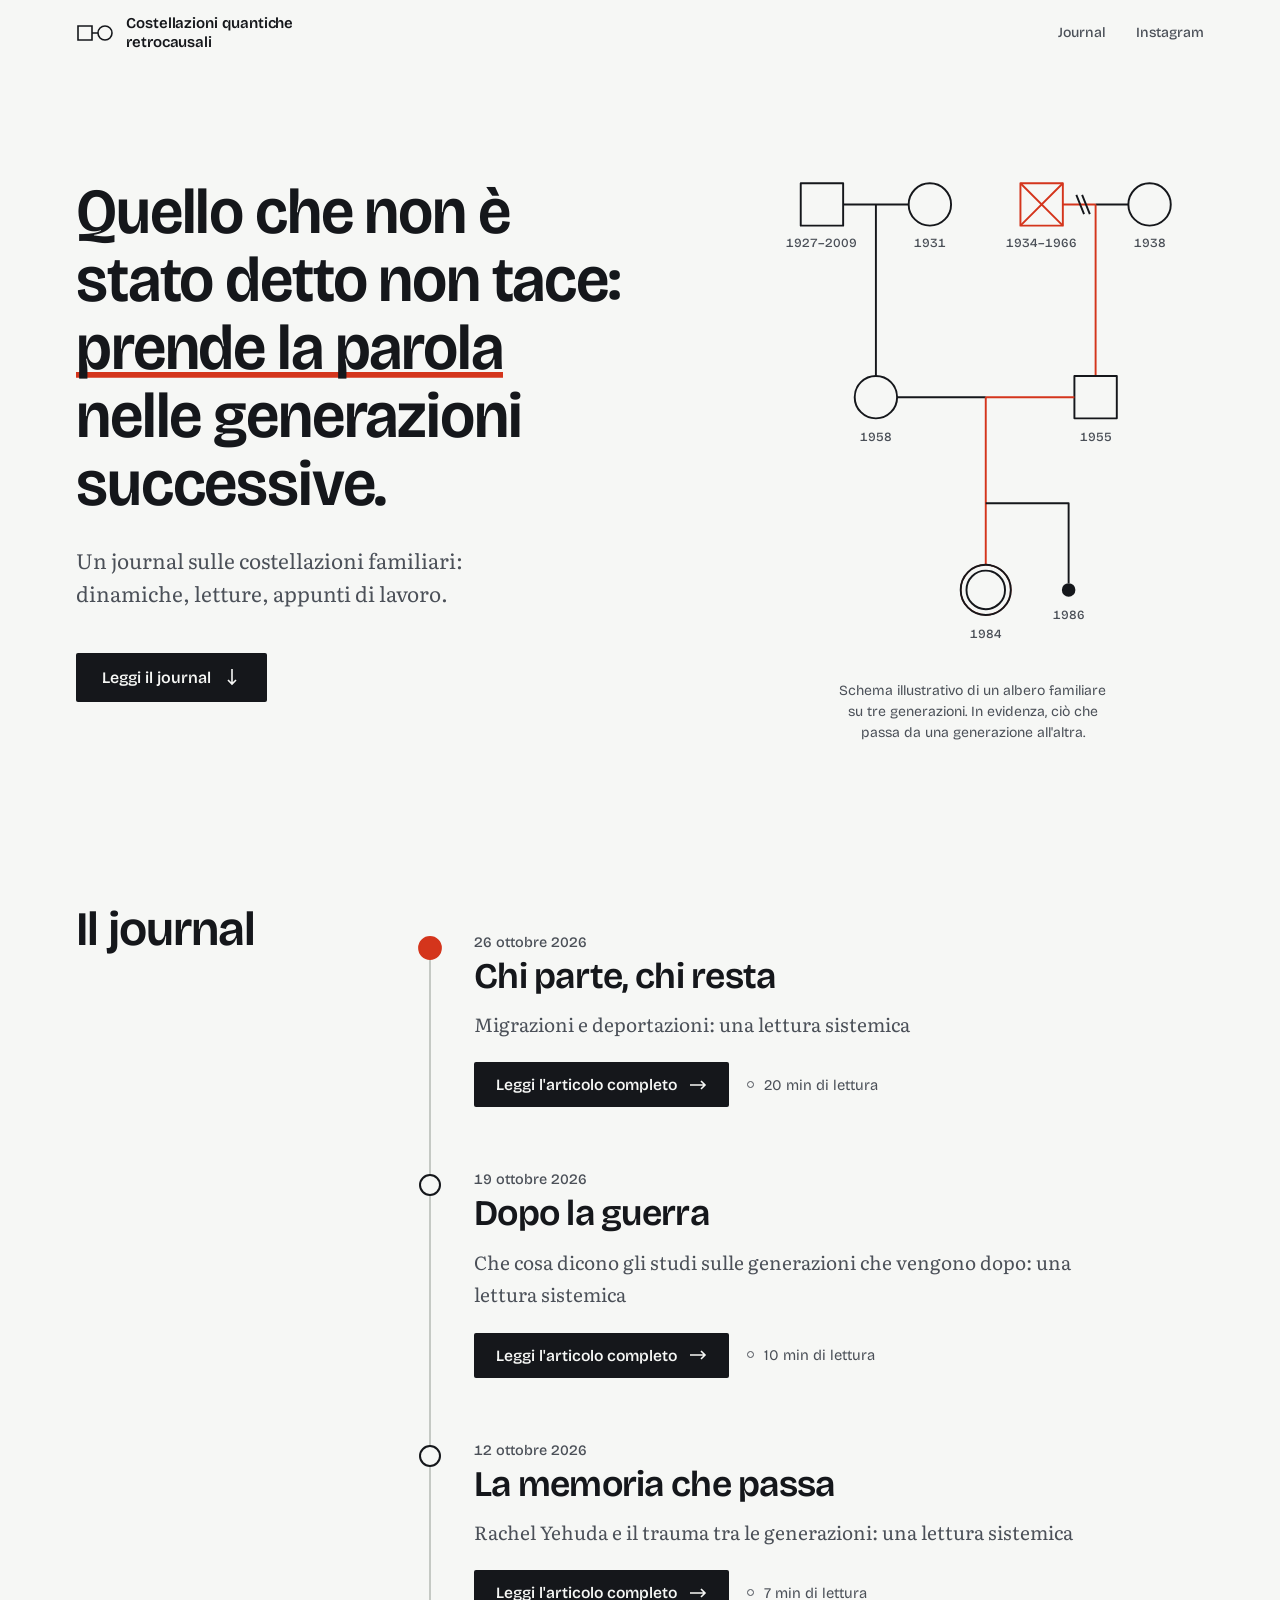
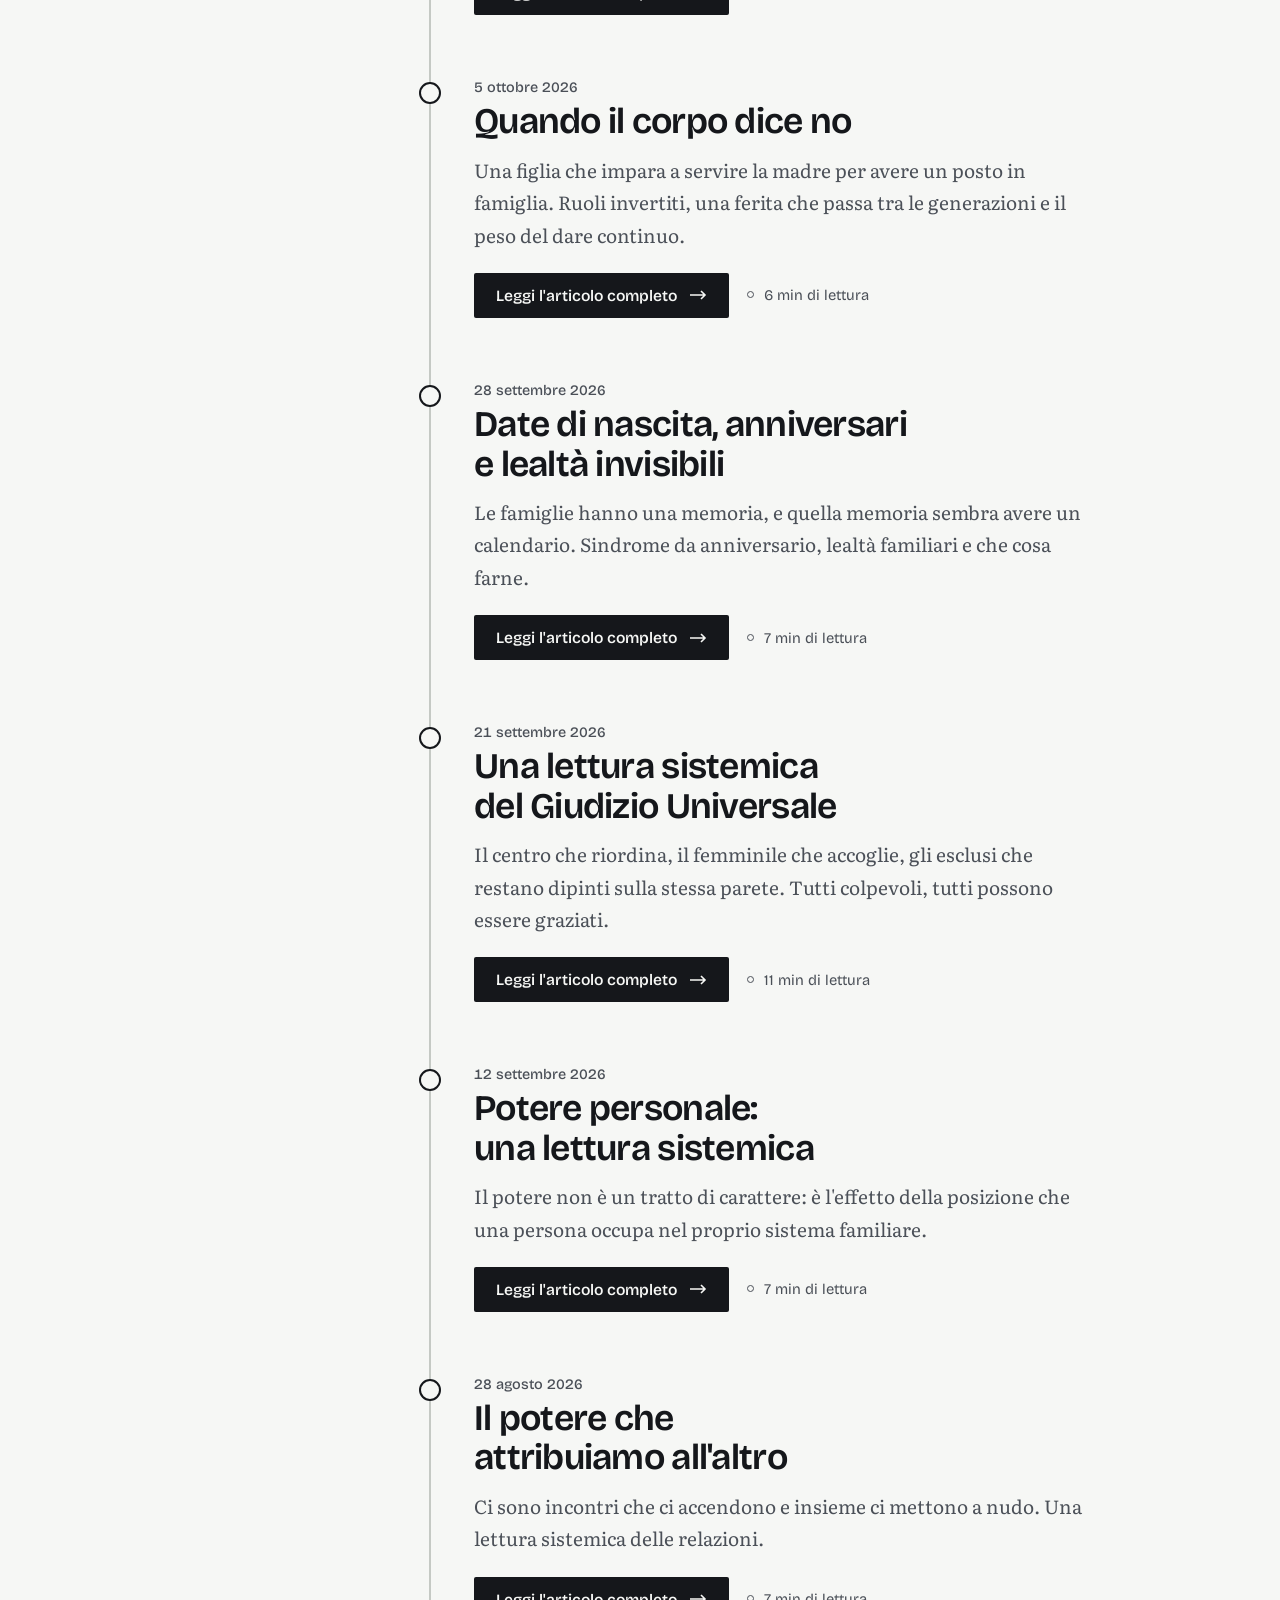
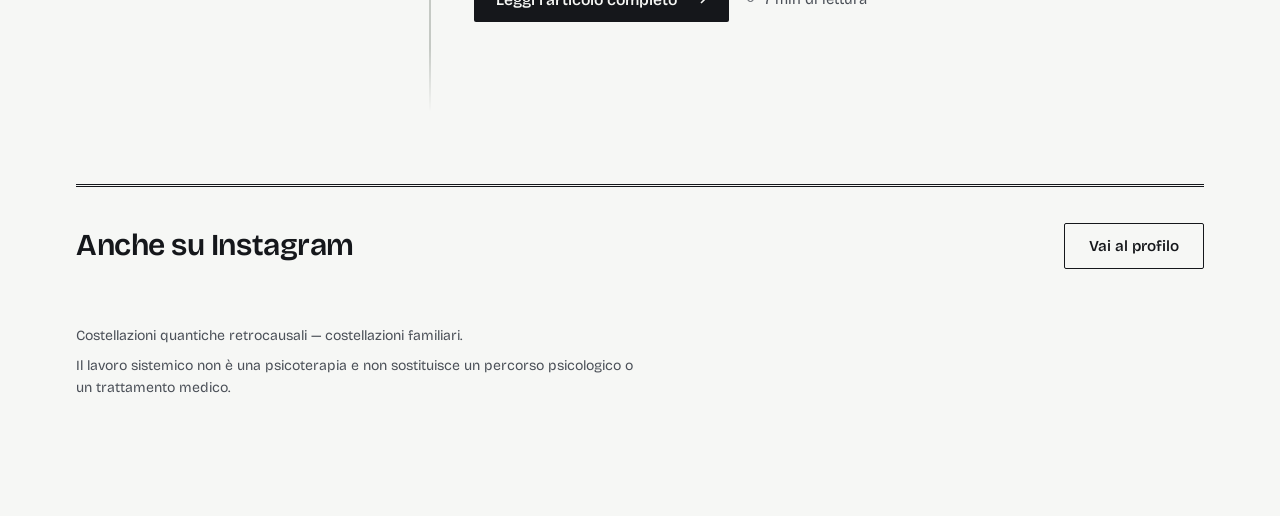
<file: costellazioni/index.html>
<!DOCTYPE html>
<html lang="it" class="no-js" data-palette="originale">
<head>
<meta charset="utf-8">
<meta name="viewport" content="width=device-width, initial-scale=1, viewport-fit=cover">
<title>Costellazioni quantiche retrocausali</title>
<meta name="description" content="Journal sulle costellazioni familiari: dinamiche, letture, appunti di lavoro.">
<meta property="og:title" content="Costellazioni quantiche retrocausali">
<meta property="og:description" content="Journal sulle costellazioni familiari.">
<meta property="og:type" content="website">
<meta name="theme-color" content="#F6F7F5" media="(prefers-color-scheme: light)">
<meta name="theme-color" content="#121417" media="(prefers-color-scheme: dark)">
<link rel="icon" href="data:image/svg+xml,%3Csvg xmlns='http://www.w3.org/2000/svg' viewBox='0 0 32 32'%3E%3Crect width='32' height='32' fill='%2315171B'/%3E%3Ccircle cx='16' cy='16' r='9' fill='none' stroke='%23F6F7F5' stroke-width='2.5'/%3E%3Ccircle cx='16' cy='16' r='3' fill='%23D4351C'/%3E%3C/svg%3E">
<link rel="preconnect" href="https://fonts.googleapis.com">
<link rel="preconnect" href="https://fonts.gstatic.com" crossorigin>
<link href="https://fonts.googleapis.com/css2?family=Bricolage+Grotesque:opsz,wdth,wght@12..96,96,400..660&family=Literata:ital,opsz,wght@0,7..72,400..660;1,7..72,400..500&display=swap" rel="stylesheet">
<style>
/* ───────── palette: cambia data-palette su <html>, oppure apri la pagina con ?palette=nome ───────── */
:root,[data-palette="originale"]{
  --paper:#F6F7F5; --wash:#ECEEEA; --ink:#15171B; --ink-2:#4B5058; --line:#C5C9C4;
  --acc:#D4351C; --acc-ink:#B22812; --on-acc:#FFFFFF;
}
@media (prefers-color-scheme:dark){
  [data-palette="originale"]{--paper:#121417; --wash:#1A1D21; --ink:#ECEDEA; --ink-2:#A5ABB3; --line:#2F3439;
    --acc:#FF5A3C; --acc-ink:#FF7A5F; --on-acc:#121417}
}
[data-palette="indaco"]{--paper:#F3F4F8; --wash:#E7E9F1; --ink:#10142B; --ink-2:#474D66; --line:#C7CADB;
  --acc:#2F3FD0; --acc-ink:#2A37B8; --on-acc:#FFFFFF}
[data-palette="archivio"]{--paper:#ECE8E0; --wash:#E2DDD2; --ink:#23201C; --ink-2:#5A544B; --line:#CFC8BB;
  --acc:#8C2F39; --acc-ink:#7E2731; --on-acc:#FFFFFF}
[data-palette="notturno"]{--paper:#0F1A1F; --wash:#152329; --ink:#E8EEEA; --ink-2:#9FB0AE; --line:#2A3A40;
  --acc:#F2B33D; --acc-ink:#F6C462; --on-acc:#0F1A1F}
[data-palette="rame"]{--paper:#EEF2EE; --wash:#E2E9E3; --ink:#142420; --ink-2:#4A5D57; --line:#C3CFC9;
  --acc:#0F8A6B; --acc-ink:#0B6E55; --on-acc:#FFFFFF}
[data-palette="vinaccia"]{--paper:#F4F1F6; --wash:#EAE4EE; --ink:#1E1626; --ink-2:#5A4E63; --line:#D3CAD9;
  --acc:#B0306A; --acc-ink:#962657; --on-acc:#FFFFFF}

:root{
  --display:"Bricolage Grotesque",system-ui,-apple-system,"Segoe UI",sans-serif;
  --text:"Literata",Georgia,"Times New Roman",serif;
  --out:cubic-bezier(.23,1,.32,1);
  --drawer:cubic-bezier(.32,.72,0,1);
  --gut:clamp(20px,5vw,56px); --max:1240px;
  --rx:20px; --rp:64px;
  color-scheme:light dark;
}
[data-palette="notturno"]{color-scheme:dark}
@media (max-width:759px){
  :root{--rx:17px;--rp:46px}
  .gen::before,.filo{width:3px;margin-left:-1.5px}
  .testo h3::before{width:22px;height:22px;left:calc(var(--rx) - var(--rp) - 11px)}
}
*{box-sizing:border-box}
[hidden]{display:none!important}
html{-webkit-text-size-adjust:100%;scrollbar-color:var(--ink-2) var(--paper)}
body{margin:0;background:var(--paper);color:var(--ink);font-family:var(--text);
  font-size:clamp(1.0625rem,1rem + .3vw,1.1875rem);line-height:1.7;font-optical-sizing:auto;
  -webkit-font-smoothing:antialiased;text-rendering:optimizeLegibility;-webkit-tap-highlight-color:transparent;
  transition:background-color .4s var(--out),color .4s var(--out)}
a{color:inherit}
button{font:inherit;color:inherit}
button,a,[role="button"]{touch-action:manipulation}
button{-webkit-user-select:none;user-select:none;-webkit-touch-callout:none}
::selection{background:var(--acc);color:var(--on-acc)}
:focus-visible{outline:2px solid var(--ink);outline-offset:3px;border-radius:2px}

/* ───────── testata ───────── */
.prog{position:fixed;inset:0 0 auto 0;height:3px;background:var(--acc);z-index:40;pointer-events:none;
  transform-origin:0 50%;transform:scaleX(0);will-change:transform;opacity:0;transition:opacity .3s var(--out)}
.prog.on{opacity:1}
.testata{position:sticky;top:0;z-index:30;background:var(--paper);border-bottom:1px solid transparent;
  transition:border-color .2s var(--out),background-color .4s var(--out)}
.testata.scesa{border-bottom-color:var(--line)}
.bar{max-width:var(--max);margin:0 auto;padding:14px max(var(--gut),env(safe-area-inset-right,0px)) 14px max(var(--gut),env(safe-area-inset-left,0px));display:flex;align-items:center;justify-content:space-between;gap:20px}
.marchio{display:flex;align-items:center;gap:12px;text-decoration:none;font:600 15px/1.25 var(--display);letter-spacing:-.005em;max-width:25ch}
.marchio svg{flex:none;width:38px;height:20px;fill:none;stroke:var(--ink);stroke-width:1.6;overflow:visible}
.marchio .mc{transform-origin:29px 10px;transition:transform .5s var(--out)}
@media (hover:hover) and (pointer:fine){.marchio:hover .mc{transform:rotate(180deg) scale(1.15)}}
.menu{display:flex;gap:clamp(16px,3vw,30px);font:500 14px var(--display)}
.menu a{color:var(--ink-2);padding:6px 0;text-decoration:underline;text-decoration-color:transparent;text-decoration-thickness:2px;
  text-underline-offset:.35em;transition:color .16s var(--out),text-decoration-color .16s var(--out)}
@media (hover:hover) and (pointer:fine){.menu a:hover{color:var(--ink);text-decoration-color:var(--acc)}}
@media (max-width:520px){.marchio{font-size:13.5px;gap:9px;max-width:none}.marchio svg{width:30px;height:16px}.menu{font-size:13px;gap:14px}.bar{gap:12px}}

/* ───────── prima schermata ───────── */
.hero{max-width:var(--max);margin:0 auto;padding:clamp(36px,7vh,88px) var(--gut) clamp(56px,10vh,112px);
  display:grid;grid-template-columns:minmax(0,1.12fr) minmax(0,.88fr);gap:clamp(32px,6vw,88px);align-items:center;min-height:min(86svh,800px)}
.hero h1{margin:0;font:620 clamp(2.1rem,1.25rem + 3.6vw,4rem)/1.06 var(--display);font-stretch:96%;letter-spacing:-.018em;text-wrap:balance}
.w{display:inline-block;overflow:hidden;vertical-align:top;padding:0 .02em .14em;margin:0 -.02em -.14em}
.w>span{display:inline-block}
.js .w>span{animation:sale .95s var(--out) calc(.08s + var(--i)*42ms) backwards}
@keyframes sale{from{transform:translateY(112%)}}
.seg{background:linear-gradient(var(--acc),var(--acc)) 0 88%/0% .09em no-repeat;-webkit-box-decoration-break:clone;box-decoration-break:clone}
.js .seg{animation:sotto 1.1s var(--out) 1.25s forwards}
.no-js .seg{background-size:100% .09em}
@keyframes sotto{to{background-size:100% .09em}}
.hero .sotto{margin:clamp(20px,3vh,30px) 0 0;max-width:34ch;font-size:clamp(1.1rem,1rem + .5vw,1.3rem);line-height:1.55;color:var(--ink-2)}
.js .hero .sotto,.js .hero .btn{animation:entra .9s var(--out) backwards}
.js .hero .sotto{animation-delay:.55s}.js .hero .btn{animation-delay:.7s}
@keyframes entra{from{opacity:0;transform:translateY(14px)}}
.btn{display:inline-flex;align-items:center;gap:12px;margin-top:clamp(28px,5vh,44px);background:var(--ink);color:var(--paper);
  padding:15px 26px;border-radius:2px;text-decoration:none;font:560 1rem var(--display);
  transition:background-color .16s var(--out),transform .16s var(--out)}
.btn svg{width:18px;height:10px;fill:none;stroke:currentColor;stroke-width:1.6;transform:rotate(90deg);animation:bob 2.4s var(--out) 2s infinite}
@keyframes bob{0%,60%,100%{transform:rotate(90deg) translateX(0)}30%{transform:rotate(90deg) translateX(4px)}}
.btn:active{transform:scale(.97)}
@media (hover:hover) and (pointer:fine){.btn:hover{background:var(--acc-ink);color:var(--on-acc)}}

.gen-fig{margin:0;justify-self:end;width:100%;max-width:470px}
.gen-fig svg{display:block;width:100%;height:auto;overflow:visible;transform:translate3d(var(--fx,0),var(--fy,0),0)}
.gen-fig figcaption{margin:22px auto 0;font:400 .875rem/1.5 var(--display);color:var(--ink-2);max-width:40ch;text-align:center;text-wrap:balance}
.js .gen-fig figcaption{animation:entra .9s var(--out) 2.2s backwards}
.s{fill:none;stroke:var(--ink);stroke-width:2;stroke-linejoin:round}
.s.r{stroke:var(--acc)}
.pieno{fill:var(--ink)}
.punto{fill:var(--acc)}
.fermo .alone{animation-play-state:paused}
.alone{fill:none;stroke:var(--acc);stroke-width:1.5;transform-origin:254px 470px;animation:respira 3.2s var(--out) 2.4s infinite backwards}
@keyframes respira{0%{transform:scale(1);opacity:.75}100%{transform:scale(1.9);opacity:0}}
.dt{font:500 13px var(--display);fill:var(--ink-2);text-anchor:middle;font-variant-numeric:tabular-nums}
.dr{animation:disegna .9s var(--out) var(--d,0s) backwards}
.dt,.pieno{animation:appare .6s var(--out) var(--d,0s) backwards}
@keyframes disegna{from{stroke-dasharray:1;stroke-dashoffset:1}to{stroke-dasharray:1;stroke-dashoffset:0}}
@keyframes appare{from{opacity:0}}
@media (max-width:520px){.dt{display:none}}

/* ───────── il journal: elenco come discendenza ───────── */
.journal{max-width:var(--max);margin:0 auto;padding:clamp(36px,7vh,88px) var(--gut) clamp(40px,8vh,96px);
  display:grid;grid-template-columns:minmax(0,.34fr) minmax(0,1fr);gap:clamp(24px,5vw,72px);scroll-margin-top:56px}
.lato{position:sticky;top:92px;align-self:start;max-height:calc(100svh - 112px);overflow:auto;scrollbar-width:thin}
.lato h2{margin:0;font:620 clamp(1.9rem,1.4rem + 2vw,3rem)/1.05 var(--display);letter-spacing:-.02em}
.leggendo{margin-top:34px;padding-top:22px;border-top:3px double var(--ink)}
.js .leggendo{animation:entra .5s var(--out) backwards}
.leggendo .lt,.foglio .lt{margin:0;font:500 .82rem var(--display);color:var(--ink-2)}
.leggendo .lt-t,.foglio .lt-t{margin:4px 0 16px;font:620 1.05rem/1.25 var(--display);text-wrap:balance}
.sez{list-style:none;margin:0;padding:0 0 4px;position:relative}
.sez::before{content:"";position:absolute;left:6.5px;top:12px;bottom:12px;width:1px;background:var(--line)}
.sez a{display:block;position:relative;padding:5px 0 5px 26px;text-decoration:none;font:450 .88rem/1.35 var(--display);color:var(--ink-2);transition:color .16s var(--out)}
.sez a::before{content:"";box-sizing:border-box;position:absolute;left:0;top:.6em;width:14px;height:14px;border-radius:50%;border:1.5px solid var(--ink-2);background:var(--paper);
  transition:background-color .25s var(--out),border-color .25s var(--out),box-shadow .25s var(--out)}
@media (hover:hover) and (pointer:fine){.sez a:hover{color:var(--ink)}}
.sez a.fatto::before{background:var(--ink-2)}
.sez a[aria-current]{color:var(--ink);font-weight:600}
.sez a[aria-current]::before{background:var(--acc);border-color:var(--acc);box-shadow:0 0 0 3px var(--paper),0 0 0 4.5px var(--acc)}
.btn-c{display:inline-flex;align-items:center;gap:10px;margin-top:18px;padding:10px 16px;border:1.5px solid var(--ink);border-radius:2px;background:none;cursor:pointer;
  font:560 .9rem var(--display);transition:background-color .16s var(--out),color .16s var(--out),transform .16s var(--out)}
.btn-c svg{width:10px;height:10px;fill:none;stroke:currentColor;stroke-width:1.6}
.btn-c:active{transform:scale(.97)}
@media (hover:hover) and (pointer:fine){.btn-c:hover{background:var(--ink);color:var(--paper)}}

.gen{list-style:none;margin:0;padding:0 0 56px;position:relative;--p:0}
.gen::before,.filo{content:"";position:absolute;left:var(--rx);top:46px;bottom:0;width:2px;margin-left:-1px;
  -webkit-mask-image:linear-gradient(#000 calc(100% - 64px),transparent);mask-image:linear-gradient(#000 calc(100% - 64px),transparent)}
.gen::before{background:var(--line)}
.filo{display:block;background:var(--acc);transform-origin:50% 0;transform:scaleY(0);will-change:transform;pointer-events:none}
.voce{position:relative;scroll-margin-top:72px}
.js .voce{opacity:0;transform:translateY(28px);transition:opacity .8s var(--out),transform .9s var(--out)}
.js .voce.visto{opacity:1;transform:none}
.apri{display:block;padding:30px 0 34px var(--rp);position:relative}
.nodo{position:absolute;left:calc(var(--rx) - 11px);top:33px;width:22px;height:22px;border-radius:50%;
  border:2px solid var(--ink);background:var(--paper);z-index:1;
  transition:box-shadow .3s var(--out),background-color .3s var(--out),border-color .3s var(--out),transform .45s cubic-bezier(.34,1.56,.64,1)}
.voce.acceso .nodo{border-color:var(--acc);background:var(--acc);transform:scale(1.08)}
.voce.aperta .nodo{background:var(--paper);border-color:var(--acc);box-shadow:0 0 0 3px var(--paper),0 0 0 5px var(--acc)}
.voce time{font:500 .9rem var(--display);color:var(--ink-2);font-variant-numeric:tabular-nums;display:block}
.apri h3{margin:6px 0 12px;font:620 clamp(1.5rem,1.15rem + 1.5vw,2.25rem)/1.1 var(--display);letter-spacing:-.02em;text-wrap:balance;max-width:22ch;
  }
.estratto{margin:0;color:var(--ink-2);max-width:56ch}
.voce.aperta .estratto{font-style:italic}
.azioni{display:flex;flex-wrap:wrap;align-items:center;gap:10px 18px;margin-top:22px}
.no-js .leggi{display:none}
.leggi{display:inline-flex;align-items:center;gap:12px;padding:13px 22px;border:0;border-radius:2px;background:var(--ink);color:var(--paper);cursor:pointer;
  font:560 .98rem var(--display);transition:background-color .16s var(--out),color .16s var(--out),transform .16s var(--out)}
.leggi svg{width:18px;height:10px;fill:none;stroke:currentColor;stroke-width:1.6;transition:transform .35s var(--out)}
.leggi:active{transform:scale(.97)}
.voce.aperta .leggi{background:none;color:var(--ink);box-shadow:inset 0 0 0 1.5px var(--ink)}
.voce.aperta .leggi svg{transform:rotate(-90deg)}
.azioni .tempo{font:400 .92rem var(--display);color:var(--ink-2)}
.azioni .tempo:not(:empty)::before{content:"";display:inline-block;width:5px;height:5px;border:1.2px solid currentColor;border-radius:50%;margin:0 10px 2px 0}
@media (hover:hover) and (pointer:fine){
  .voce:not(.aperta) .leggi:hover{background:var(--acc-ink);color:var(--on-acc)}
  .voce:not(.aperta) .leggi:hover svg{transform:translateX(5px)}
  .voce.aperta .leggi:hover{background:var(--ink);color:var(--paper)}
  .voce:not(.aperta):hover .nodo{box-shadow:0 0 0 3px var(--paper),0 0 0 5px var(--ink)}
}

/* corpo dell'articolo: si apre nel posto in cui si trova */
.js .corpo{display:grid;grid-template-rows:0fr;transition:grid-template-rows .8s var(--drawer)}
.js .voce.aperta .corpo{grid-template-rows:1fr}
.corpo.subito{transition:none!important}
.corpo-in{min-height:0;overflow:hidden}
.pad{padding:0 0 clamp(36px,7vh,72px) var(--rp)}
.testo{max-width:66ch}
.js .testo>*{opacity:0;transform:translateY(16px);transition:opacity .25s var(--out),transform .25s var(--out)}
.js .aperta .testo>*{opacity:1;transform:none;transition:opacity .7s var(--out),transform .8s var(--out);transition-delay:.5s}
.js .aperta .testo>:nth-child(1){transition-delay:.18s}.js .aperta .testo>:nth-child(2){transition-delay:.24s}
.js .aperta .testo>:nth-child(3){transition-delay:.3s}.js .aperta .testo>:nth-child(4){transition-delay:.36s}
.js .aperta .testo>:nth-child(5){transition-delay:.42s}
.testo p{margin:0 0 1.15em}
.testo>:nth-child(n+10):not(h3){content-visibility:auto;contain-intrinsic-size:auto 180px}
.testo h3{position:relative;margin:2.5em 0 .7em;font:620 clamp(1.4rem,1.15rem + 1vw,1.85rem)/1.15 var(--display);letter-spacing:-.018em;text-wrap:balance;scroll-margin-top:92px}
.testo h3::before{content:"";box-sizing:border-box;position:absolute;left:calc(var(--rx) - var(--rp) - 10px);top:.32em;width:20px;height:20px;border-radius:50%;
  border:2px solid var(--ink);background:var(--paper);
  transition:background-color .35s var(--out),border-color .35s var(--out),transform .5s cubic-bezier(.34,1.56,.64,1)}
.testo h3.passato::before{background:var(--acc);border-color:var(--acc);transform:scale(1.12)}
.testo strong{font-weight:660}
.testo ul{list-style:none;margin:0 0 1.4em;padding:0}
.testo li{position:relative;padding-left:1.8em;margin:0 0 .6em}
.testo li::before{content:"";position:absolute;left:.15em;top:.66em;width:.6em;height:.6em;border:1.5px solid var(--ink);border-radius:50%}
.testo .citazione{margin:1.6em 0;padding-left:1.1em;border-left:1px solid var(--ink);font-style:italic;font-size:1.14em;line-height:1.55}
.testo .nota{font-size:.92em;line-height:1.6;color:var(--ink-2);margin-top:1.2em}
.testo .nota:last-child,.testo .nota.fine{margin-top:3em;padding-top:1.4em;border-top:3px double var(--ink)}
.testo .fonti li{font-size:.86em;line-height:1.55;color:var(--ink-2);margin-bottom:.7em}
.fine-art{display:flex;flex-wrap:wrap;gap:12px 24px;align-items:center;margin-top:28px}

/* telefono: barra della sezione corrente e pannello delle sezioni */
.pill{position:fixed;left:12px;right:12px;bottom:calc(12px + env(safe-area-inset-bottom,0px));z-index:35;display:none;
  align-items:center;gap:12px;padding:12px 16px 14px;border:0;border-radius:14px;background:var(--ink);color:var(--paper);cursor:pointer;text-align:left;
  box-shadow:0 10px 30px rgba(0,0,0,.22);transform:translateY(160%);transition:transform .45s var(--drawer)}
.pill.su{transform:none}
.pill:active{transform:scale(.98)}
.pill-t{flex:1;min-width:0}
.pill-l{display:block;font:500 .75rem var(--display);opacity:.7}
.pill-s{display:block;font:600 .95rem/1.25 var(--display);white-space:nowrap;overflow:hidden;text-overflow:ellipsis}
.pill-pr{position:absolute;left:16px;right:16px;bottom:7px;height:2px;border-radius:2px;background:rgba(127,127,127,.35);overflow:hidden}
.pill-pr i{display:block;height:100%;background:var(--acc);transform-origin:0 50%;transform:scaleX(0)}
.pill svg{flex:none;width:14px;height:9px;fill:none;stroke:currentColor;stroke-width:1.6}
.velo-f{position:fixed;inset:0;z-index:44;background:rgba(0,0,0,.38);opacity:0;transition:opacity .3s var(--out)}
.velo-f.su{opacity:1}
.foglio{position:fixed;left:0;right:0;bottom:0;z-index:45;max-height:78svh;overflow:auto;overscroll-behavior:contain;
  background:var(--paper);border-radius:18px 18px 0 0;padding:10px 22px calc(24px + env(safe-area-inset-bottom,0px));
  box-shadow:0 -12px 40px rgba(0,0,0,.2);transform:translateY(100%);transition:transform .45s var(--drawer)}
.foglio.su{transform:none}
.foglio .maniglia{display:block;width:40px;height:4px;border-radius:4px;background:var(--line);margin:0 auto 16px}
.foglio .sez a{font-size:1rem;padding:9px 0 9px 30px}
.foglio .sez a::before{top:.85em;width:16px;height:16px}
.foglio .sez::before{left:7.5px}
@media (max-width:759px){.js .pill{display:flex}}

/* ───────── coda e piede ───────── */
.coda{max-width:var(--max);margin:0 auto;padding:0 var(--gut);scroll-margin-top:56px}
.coda-in{border-top:3px double var(--ink);padding:36px 0 56px;display:flex;justify-content:space-between;align-items:center;gap:20px 32px;flex-wrap:wrap}
.coda h2{margin:0;font:620 clamp(1.4rem,1.2rem + 1vw,1.9rem)/1.15 var(--display);letter-spacing:-.015em}
.btn-o{display:inline-block;padding:13px 24px;border:1.5px solid var(--ink);border-radius:2px;text-decoration:none;font:560 .95rem var(--display);
  transition:background-color .16s var(--out),color .16s var(--out),transform .16s var(--out)}
.btn-o:active{transform:scale(.97)}
@media (hover:hover) and (pointer:fine){.btn-o:hover{background:var(--ink);color:var(--paper)}}
.piede{max-width:var(--max);margin:0 auto;padding:0 var(--gut) clamp(72px,12vh,112px);font:400 .875rem/1.6 var(--display);color:var(--ink-2)}
.piede p{margin:0 0 8px;max-width:62ch}

@media (max-width:999px),(pointer:coarse){
  .js .corpo{display:block;transition:none}
  .js .voce:not(.aperta) .corpo{display:none}
  .js .testo>*,.js .aperta .testo>*{opacity:1;transform:none;transition:none}
  .js .aperta .testo>:nth-child(-n+6){animation:entra .7s var(--out) backwards}
  .js .aperta .testo>:nth-child(2){animation-delay:.07s}.js .aperta .testo>:nth-child(3){animation-delay:.14s}
  .js .aperta .testo>:nth-child(4){animation-delay:.21s}.js .aperta .testo>:nth-child(5){animation-delay:.28s}
  .js .aperta .testo>:nth-child(6){animation-delay:.35s}
}
@media (min-width:760px) and (max-width:999px){
  .journal{grid-template-columns:minmax(200px,.36fr) minmax(0,1fr);gap:32px}
  .lato h2{font-size:2rem}
}
@media (max-width:759px){
  .journal{grid-template-columns:minmax(0,1fr)}
  .lato{position:static;max-height:none;overflow:visible}
  .leggendo{display:none}
}
@media (max-width:899px){
  .hero{grid-template-columns:minmax(0,1fr);min-height:0}
  .gen-fig{justify-self:start;max-width:420px}
}
@media (prefers-reduced-motion:reduce){
  *,*::before,*::after{animation:none!important;transition-duration:.01ms!important;transition-delay:0s!important}
  .js .voce{opacity:1;transform:none}
  .seg{background-size:100% .09em}
}
</style>
</head>
<body>
<div class="prog" id="prog" aria-hidden="true"></div>

<header class="testata" id="testata">
  <div class="bar">
    <a class="marchio" href="#">
      <svg viewBox="0 0 38 20" aria-hidden="true"><path d="M2 3h14v14H2zM16 10h6"/><path class="mc" d="M22 10a7 7 0 1 0 14 0a7 7 0 1 0-14 0"/></svg>
      <span>Costellazioni quantiche retrocausali</span>
    </a>
    <nav class="menu" aria-label="Principale"><a href="#journal">Journal</a><a href="#instagram">Instagram</a></nav>
  </div>
</header>

<main>
<section class="hero">
  <div>
    <h1 id="titolo">Quello che non è stato detto non tace: <span class="seg">prende la parola</span> nelle generazioni successive.</h1>
    <p class="sotto">Un journal sulle costellazioni familiari: dinamiche, letture, appunti di lavoro.</p>
    <a class="btn" href="#journal"><span>Leggi il journal</span><svg viewBox="0 0 18 10" aria-hidden="true"><path d="M1 5h15M12 1l4 4-4 4"/></svg></a>
  </div>

  <figure class="gen-fig" id="fig">
    <svg viewBox="0 0 480 540" aria-hidden="true">
      <path class="s dr" pathLength="1" style="--d:.05s" d="M62 48H106V92H62Z"/>
      <path class="s dr" pathLength="1" style="--d:.15s" d="M174 70a22 22 0 1 0 44 0a22 22 0 1 0-44 0"/>
      <path class="s dr" pathLength="1" style="--d:.3s" d="M106 70H174"/>
      <path class="s dr r" pathLength="1" style="--d:.2s" d="M290 48H334V92H290Z"/>
      <path class="s dr r" pathLength="1" style="--d:.45s" d="M290 48L334 92M334 48L290 92"/>
      <path class="s dr" pathLength="1" style="--d:.3s" d="M402 70a22 22 0 1 0 44 0a22 22 0 1 0-44 0"/>
      <path class="s dr r" pathLength="1" style="--d:.6s" d="M334 70H368"/>
      <path class="s dr" pathLength="1" style="--d:.7s" d="M368 70H402"/>
      <path class="s dr" pathLength="1" style="--d:.85s" d="M348 60L356 80M354 60L362 80"/>
      <path class="s dr" pathLength="1" style="--d:.5s" d="M140 70V248"/>
      <path class="s dr r" pathLength="1" style="--d:.95s" d="M368 70V248"/>
      <path class="s dr" pathLength="1" style="--d:.9s" d="M118 270a22 22 0 1 0 44 0a22 22 0 1 0-44 0"/>
      <path class="s dr" pathLength="1" style="--d:1.1s" d="M346 248H390V292H346Z"/>
      <path class="s dr" pathLength="1" style="--d:1.1s" d="M162 270H254"/>
      <path class="s dr r" pathLength="1" style="--d:1.3s" d="M346 270H254"/>
      <path class="s dr r" pathLength="1" style="--d:1.55s" d="M254 270V444"/>
      <circle class="alone" cx="254" cy="470" r="26"/>
      <path class="s dr" pathLength="1" style="--d:1.8s" d="M234 470a20 20 0 1 0 40 0a20 20 0 1 0-40 0"/>
      <path class="s dr" pathLength="1" style="--d:1.9s" d="M228 470a26 26 0 1 0 52 0a26 26 0 1 0-52 0"/>
      <path class="s dr" pathLength="1" style="--d:1.9s" d="M254 380H340V463"/>
      <circle class="pieno" style="--d:2.1s" cx="340" cy="470" r="7"/>
      <circle class="punto" id="punto" r="5" opacity="0">
        <animateMotion id="viaggio" dur="4.6s" begin="2.4s;viaggio.end+1.6s" path="M312 70H368V270H254V444" calcMode="spline" keyPoints="0;1" keyTimes="0;1" keySplines=".45 0 .25 1"/>
        <animate attributeName="opacity" dur="4.6s" begin="2.4s;viaggio.end+1.6s" values="0;1;1;0" keyTimes="0;.08;.85;1"/>
      </circle>
      <text class="dt" style="--d:.5s" x="84" y="114">1927–2009</text>
      <text class="dt" style="--d:.55s" x="196" y="114">1931</text>
      <text class="dt" style="--d:.6s" x="312" y="114">1934–1966</text>
      <text class="dt" style="--d:.65s" x="424" y="114">1938</text>
      <text class="dt" style="--d:1.2s" x="140" y="316">1958</text>
      <text class="dt" style="--d:1.25s" x="368" y="316">1955</text>
      <text class="dt" style="--d:2.1s" x="254" y="520">1984</text>
      <text class="dt" style="--d:2.2s" x="340" y="500">1986</text>
    </svg>
    <figcaption>Schema illustrativo di un albero familiare su tre generazioni. In evidenza, ciò che passa da una generazione all&#x27;altra.</figcaption>
  </figure>
</section>

<section class="journal" id="journal">
  <div class="lato">
    <h2>Il journal</h2>
    <div class="leggendo" id="leggendo" hidden></div>
  </div>
  <ol class="gen" role="list">
    <li class="filo" aria-hidden="true"></li>
    <li class="voce" id="chi-parte-chi-resta">
      <div class="apri" data-slug="chi-parte-chi-resta">
        <span class="nodo" aria-hidden="true"></span>
        <time datetime="2026-10-26">26 ottobre 2026</time>
        <h3>Chi parte, chi resta</h3>
        <p class="estratto">Migrazioni e deportazioni: una lettura sistemica</p>
        <div class="azioni"><button class="leggi" type="button" aria-expanded="false" aria-controls="c-chi-parte-chi-resta"><span class="vai-t">Leggi l&#x27;articolo completo</span><svg viewBox="0 0 18 10" aria-hidden="true"><path d="M1 5h15M12 1l4 4-4 4"/></svg></button><span class="tempo"></span></div>
      </div>
      <div class="corpo" id="c-chi-parte-chi-resta"><div class="corpo-in"><div class="pad">
       <div class="testo">
      <p>Immaginiamo un villaggio della Moldavia, una domenica sera. Un bambino di nove anni aspetta davanti al telefono la videochiamata della madre. La madre vive in Italia da sei anni e si prende cura di un'anziana signora che non può più stare da sola. Il bambino vive con la nonna, va bene a scuola, non si lamenta. Quando la chiamata finisce, appoggia il telefono sul tavolo e va a dormire senza dire niente.</p>
      <p>Anche l'anziana signora di cui la madre si prende cura ha una storia simile, solo più vecchia. Suo padre partì negli anni Cinquanta per le miniere del Belgio. Lei lo vedeva un mese all'anno, d'estate. Lui tornò dopo dodici anni, con i polmoni rovinati e una casa costruita al paese mattone su mattone, e si sedette a tavola come un ospite.</p>
      <p>Due famiglie, due Paesi, settant'anni di distanza. E la stessa domanda: che cosa succede a chi parte, a chi resta, e a chi viene dopo?</p>
      <p>Nell'articolo <em>Dopo la guerra</em> abbiamo visto come un evento storico possa continuare a parlare nelle generazioni successive. Le migrazioni, e ancora di più le deportazioni, sono eventi di questo tipo: grandi movimenti della storia che passano attraverso le cucine, le tavole apparecchiate, i letti dei bambini.</p>
      <h3>Due parole da distinguere</h3>
      <p><strong>Migrazione</strong> indica in generale lo spostamento di persone da un luogo a un altro. <strong>Deportazione</strong> indica un allontanamento forzato, spesso con violenza o costrizione.</p>
      <p>Usarle come sinonimi rischia di cancellare una differenza importante: quella tra chi sceglie di partire, anche quando la scelta è stretta, e chi viene espulso. Tra i due estremi c'è tutta una gamma di situazioni: chi parte per lavoro, chi per raggiungere la famiglia, chi fugge da una guerra o da una persecuzione, chi lascia una terra resa invivibile dalla siccità. Più ci si avvicina alla costrizione, meno la partenza appartiene a chi la vive.</p>
      <p>In italiano la parola <em>deportazione</em> evoca subito i treni diretti ai campi di sterminio. In questo articolo la uso in un senso più ampio, che comprende le deportazioni della storia e le espulsioni forzate di oggi: ogni volta che una persona viene allontanata contro la sua volontà dal luogo in cui viveva.</p>
      <h3>Il principio sistemico</h3>
      <p>La terapeuta familiare Virginia Satir paragonava la famiglia a una di quelle giostrine che si appendono sopra le culle: basta toccare un elemento perché tutti gli altri si muovano, e per ritrovare l'equilibrio serve tempo.</p>
      <p>Una lettura sistemica guarda le migrazioni allo stesso modo. Non come "flussi" da contare, ma come movimenti che riequilibrano, o squilibrano, interi sistemi di relazioni: famiglie, comunità, economie, Stati, generazioni. Quello che accade a una persona cambia la posizione di tutte le altre. Chi parte lascia un posto vuoto. Chi arriva occupa uno spazio che prima non c'era. Chi resta deve riorganizzarsi intorno a un'assenza.</p>
      <p>Gli effetti non dipendono soltanto da quante persone si spostano, ma da chi sono: l'età, il genere, il mestiere, il motivo della partenza, il modo in cui vengono accolte. Partire a vent'anni con un contratto in tasca non è come partire a quaranta lasciando a casa tre figli.</p>
      <p>La deportazione, in particolare, non "chiude" un problema. Lo sposta. Sposta il dolore, la responsabilità e la mancanza in un altro punto del sistema, dove continuano ad agire.</p>
      <h3>Le tappe di una migrazione</h3>
      <p>Uno dei primi a guardare le migrazioni con gli occhi della terapia familiare è stato lo psichiatra argentino Carlos Sluzki. In un articolo del 1979, diventato un classico, descrisse il percorso di una famiglia che emigra come una sequenza di fasi.</p>
      <p>C'è la <strong>preparazione</strong>, il tempo delle decisioni, delle speranze e dei timori. C'è l'<strong>atto migratorio</strong>, il viaggio vero e proprio. Poi viene una fase che Sluzki chiamò di <strong>sovracompensazione</strong>: nei primi mesi la famiglia è tutta concentrata sulla sopravvivenza. Si lavora, ci si arrangia, si stringono i denti. I conflitti vengono messi da parte, le emozioni rimandate. Funziona, ma è un equilibrio provvisorio.</p>
      <p>Prima o poi, spesso dopo mesi o anni, arriva la <strong>decompensazione</strong>: quello che era stato messo da parte torna a galla. Crisi di coppia, sintomi, scontri tra genitori e figli. È il momento in cui molte famiglie chiedono aiuto, senza capire perché stiano male proprio adesso, quando il peggio sembrava passato.</p>
      <p>L'ultima fase riguarda le <strong>generazioni successive</strong>: ciò che la prima generazione non ha potuto elaborare passa ai figli, sotto forma di conflitti tra i valori di casa e quelli di fuori, di silenzi, di aspettative.</p>
      <p>È un'osservazione preziosa, perché spiega una cosa che sorprende molti: il prezzo di una migrazione non si paga solo alla partenza. Spesso si paga dopo.</p>
      <h3>Chi resta</h3>
      <p>Quando qualcuno parte, la famiglia non perde soltanto una persona. Perde una <strong>funzione</strong>: la cura dei figli o dei genitori anziani, la protezione, il sostegno economico, la mediazione negli affetti. Quella funzione non resta vuota a lungo. Qualcuno la prende: la nonna diventa madre, il figlio maggiore diventa padre, una figlia diventa la confidente del genitore rimasto. È la <strong>parentificazione</strong> di cui abbiamo parlato in altri articoli: bambini che occupano posti più grandi di loro, per amore e per necessità.</p>
      <p>La storia italiana conosce bene queste famiglie. Dal 1876, anno in cui lo Stato cominciò a contarli, in un secolo sono partiti dall'Italia circa ventisei milioni di emigranti, in gran parte uomini in età da lavoro. Nei paesi del Sud e delle montagne restavano le <strong>vedove bianche</strong>: mogli che per anni non erano né sposate né vedove, che crescevano i figli da sole, mandavano avanti la terra, aspettavano lettere e rimesse. Alcuni mariti tornavano. Altri si rifacevano una famiglia oltreoceano e non tornavano più.</p>
      <p>Oggi la stessa storia si ripete in direzione opposta. In Romania, in Moldavia, in Ucraina sono stati chiamati <strong>orfani bianchi</strong> i bambini cresciuti dai nonni o dai parenti mentre la madre lavorava all'estero, molto spesso in Italia, come assistente familiare. Nel 2005 due psichiatri ucraini, Andriy Kiselyov e Anatoliy Faifrych, coniarono l'espressione <strong>sindrome Italia</strong> per descrivere il malessere delle donne che rientravano a casa dopo anni di lavoro nelle nostre famiglie: la lontananza dai figli, la perdita del proprio ruolo, il senso di estraneità al ritorno. Col tempo l'espressione è stata usata anche per i figli rimasti a casa.</p>
      <p>La sociologa americana Arlie Hochschild ha descritto questo fenomeno come una <strong>catena globale della cura</strong>. Una donna lascia i propri figli per occuparsi dei figli o dei genitori di un'altra famiglia, in un Paese più ricco. A casa sua, un'altra donna (una nonna, una sorella, una figlia più grande) si occupa dei bambini che lei ha lasciato. La cura scorre lungo la catena, e in fondo alla catena c'è sempre qualcuno che ne riceve di meno.</p>
      <p>In termini sistemici è un'immagine molto chiara: l'amore e la cura non spariscono, si spostano. E ogni spostamento lascia un vuoto da qualche parte.</p>
      <p>Per i figli, la lontananza di un genitore può portare sentimenti difficili da tenere insieme: l'abbandono, la vergogna, la gratitudine per un sacrificio fatto per loro, e una rabbia che non si può esprimere proprio perché quel sacrificio è stato fatto per loro.</p>
      <h3>Un lutto senza funerale</h3>
      <p>Chi resta vive spesso una forma particolare di lutto. La persona amata non è morta: è altrove. Si può telefonare, aspettare, sperare in un ritorno. Ma la sua presenza quotidiana è perduta.</p>
      <p>La psicologa e terapeuta familiare americana Pauline Boss ha chiamato questa esperienza <strong>perdita ambigua</strong>: la situazione in cui una persona è fisicamente assente ma psicologicamente presente. È la condizione delle famiglie dei dispersi, dei rapiti, degli emigrati. La perdita ambigua non ha un rito: non c'è un funerale, non c'è un momento in cui il dolore viene riconosciuto da tutti, non c'è una fine. Il lutto resta sospeso. La famiglia non sa se aspettare o andare avanti, e spesso resta ferma a metà.</p>
      <p>Nella deportazione il lutto è doppio. La persona espulsa perde la vita che aveva costruito: la casa, il lavoro, gli amici, a volte i figli. Chi resta perde la sua presenza quotidiana, senza una morte simbolica con cui elaborare la perdita.</p>
      <p>Anche chi parte per scelta vive un lutto. Lo psichiatra spagnolo Joseba Achotegui ha parlato di <strong>lutto migratorio</strong> e ne ha individuato sette dimensioni: la famiglia e le persone care, la lingua, la cultura, la terra, lo status sociale, il contatto con il proprio gruppo, i rischi per l'incolumità fisica. Secondo Achotegui è un lutto parziale e ricorrente: il Paese d'origine continua a esistere, ci si può tornare, e proprio per questo la ferita si riapre a ogni partenza, a ogni telefonata, a ogni notizia da casa. Può accompagnare una persona per tutta la vita.</p>
      <p>Quando le condizioni sono estreme (solitudine forzata, paura, fallimento del progetto migratorio, lotta quotidiana per sopravvivere) Achotegui parla di <strong>sindrome di Ulisse</strong>, dal nome dell'eroe che vagò per anni lontano da casa. E precisa un punto importante: non è una malattia mentale, ma la reazione di una persona sana a una situazione che sana non è.</p>
      <h3>I figli tra due mondi</h3>
      <p>I figli dei migranti crescono spesso con un piede in due mondi: il Paese in cui sono nati, o in cui sono arrivati da piccoli, e quello da cui vengono i genitori.</p>
      <p>Ivan Böszörményi-Nagy, uno dei padri della terapia familiare, ha parlato di <strong>lealtà scissa</strong>: la condizione di chi sente che essere fedele a una parte significa tradire l'altra. È quello che vive un figlio a cui i genitori chiedono, senza dirlo, di non diventare troppo diverso da loro, mentre la scuola e gli amici gli chiedono di non restare troppo diverso da loro. Ogni passo verso un mondo può sembrare un passo lontano dall'altro.</p>
      <p>C'è poi un fenomeno molto concreto: i figli che fanno da <strong>interpreti</strong> per i genitori. Traducono dal medico, in banca, ai colloqui con gli insegnanti, negli uffici. Gli studiosi lo chiamano <em>language brokering</em>, mediazione linguistica. Le ricerche mostrano effetti diversi. In molti casi i ragazzi ne ricavano competenze e un senso di orgoglio. In altri, soprattutto quando le situazioni sono troppo pesanti per la loro età (una diagnosi, uno sfratto, un problema con i documenti), si trovano a reggere responsabilità da adulti. In termini sistemici è una forma di parentificazione: per qualche ora il bambino diventa il genitore dei propri genitori.</p>
      <p>E poi ci sono i silenzi. Molte famiglie emigrate hanno scelto di non insegnare ai figli la lingua d'origine, di non raccontare, di rendersi il più possibile invisibili. A volte per proteggere i figli dalla discriminazione, a volte per vergogna. Lo storico americano Marcus Lee Hansen, figlio di immigrati scandinavi, descrisse già negli anni Trenta un fenomeno che da lui prese il nome: <em>ciò che il figlio vuole dimenticare, il nipote vuole ricordare</em>. La seconda generazione cerca spesso di lasciarsi alle spalle le origini; la terza torna a cercarle. Molti nipoti di emigrati italiani in America, in Argentina, in Belgio oggi ricostruiscono l'albero genealogico, imparano qualche parola di dialetto, vengono a vedere il paese dei bisnonni.</p>
      <p>Paura, instabilità, case cambiate di continuo, stigma: tutto questo può diventare un'<strong>eredità relazionale</strong>, e influenzare il senso di appartenenza dei figli molto tempo dopo che le condizioni materiali sono migliorate.</p>
      <h3>Le comunità di partenza</h3>
      <p>Anche i luoghi da cui si parte cambiano.</p>
      <p><strong>Lo svuotamento.</strong> Le partenze modificano la composizione delle comunità per età, per genere, per competenze. Spesso partono i giovani, gli uomini in età da lavoro, le persone più qualificate. Chi conosce i paesi dell'Appennino o dell'entroterra del Sud sa che cosa resta: case chiuse, scuole che non riaprono, anziani soli.</p>
      <p><strong>Le rimesse.</strong> I soldi mandati a casa dagli emigrati possono sostenere famiglie e interi territori: case costruite, figli fatti studiare, attività avviate. Ma possono anche creare dipendenza, e nuove disuguaglianze tra chi ha parenti all'estero e chi non li ha. La sociologa Peggy Levitt ha mostrato che gli emigrati mandano a casa anche altro: idee, abitudini, modi di intendere la famiglia, il lavoro, il rapporto tra uomini e donne. Le ha chiamate <strong>rimesse sociali</strong>.</p>
      <p><strong>L'autorità familiare.</strong> Quando i giovani partono, gli anziani possono perdere il loro ruolo di guida. Quando i giovani tornano, portano con sé modelli che mettono in discussione le gerarchie tradizionali. La famiglia deve ridefinire chi decide, chi consiglia, chi ha l'ultima parola.</p>
      <p><strong>L'effetto valvola.</strong> L'economista Albert Hirschman distingueva due modi di reagire a una situazione che non funziona: andarsene oppure protestare per cambiarla. Quando andarsene è possibile, la pressione per cambiare le cose si abbassa. In contesti molto poveri o autoritari l'emigrazione può funzionare come una valvola: riduce la tensione sociale interna, ma non risolve le cause che l'hanno prodotta. E chi avrebbe potuto cambiare le cose, spesso, è proprio chi se n'è andato.</p>
      <h3>Le comunità di arrivo</h3>
      <p>Anche il sistema che accoglie si trasforma.</p>
      <p><strong>Arricchimento e tensione, insieme.</strong> L'arrivo di nuove persone può sostenere il lavoro, i servizi, la demografia di territori che invecchiano. Ma può anche attivare paure, una competizione percepita per le risorse, processi di esclusione. Le due cose accadono contemporaneamente, e un discorso che ne veda solo una non descrive la realtà.</p>
      <p><strong>Lo spostamento del conflitto.</strong> Nelle famiglie si osserva spesso un meccanismo che lo psichiatra Murray Bowen chiamava <strong>triangolazione</strong>: quando la tensione tra due persone diventa insostenibile, viene deviata su una terza, di solito la più fragile. È così che un figlio può diventare "il problema" di una coppia che non riesce a parlarsi. Qualcosa di simile può accadere su scala più grande. Una comunità può attribuire ai nuovi arrivati difficoltà che nascono anche altrove: disuguaglianze, mancanza di case, lavoro precario, scelte politiche. Il gruppo più vulnerabile diventa il <strong>capro espiatorio</strong>, e il conflitto, per così dire, viene "deportato" su di lui. Questo non significa che le difficoltà della convivenza non esistano: esistono, e vanno nominate. Significa che quando un gruppo diventa la spiegazione di tutto, il sistema smette di guardare le proprie altre fratture.</p>
      <p><strong>Chi c'era prima e chi arriva.</strong> Il lavoro sistemico ha qualcosa da dire anche qui. Ogni sistema ha una sua storia, e chi c'era prima ha un posto che chiede di essere riconosciuto. Chi arriva trova più facilmente il proprio posto quando rispetta quello di chi lo ha preceduto; e il sistema che accoglie si allarga davvero quando riconosce a chi arriva un posto pieno, non provvisorio. Perché funzioni, il riconoscimento deve andare in entrambe le direzioni.</p>
      <p><strong>Nuove appartenenze.</strong> Nascono famiglie miste, comunità nuove, identità che tengono insieme più origini. Il sistema si allarga. Ma perché l'integrazione sia reale servono tempo, riconoscimento e condizioni materiali concrete: una casa, un lavoro, una scuola che funzioni.</p>
      <h3>Quando la partenza è imposta</h3>
      <p>La deportazione ha effetti particolarmente sistemici per una ragione semplice: non limita soltanto un movimento, ma interrompe relazioni già costruite. Una persona viene tolta da una rete di legami (un coniuge, dei figli, un datore di lavoro, dei vicini) e quella rete deve riorganizzarsi di colpo.</p>
      <p>Non è compito di questo articolo stabilire quali politiche migratorie siano giuste: è una scelta che spetta alla politica e ai cittadini. Lo sguardo sistemico chiede un'altra cosa: vedere tutte le conseguenze, anche quelle che non compaiono nelle statistiche.</p>
      <p><strong>La paura che arriva nel corpo.</strong> Chi viene espulso, e chi teme di esserlo, vive in uno stato di minaccia che può alterare la fiducia, il sonno, le relazioni, la capacità di progettare il futuro. Uno studio dell'Università del Michigan lo ha mostrato in modo impressionante. Nel 2008, a Postville, in Iowa, una retata in uno stabilimento di lavorazione della carne portò all'arresto di 389 lavoratori, quasi tutti latinoamericani. Nelle 37 settimane successive, il tempo di una gravidanza, i bambini nati in Iowa da madri latinoamericane avevano un rischio di basso peso alla nascita più alto del 24% rispetto allo stesso periodo dell'anno precedente. L'effetto riguardava anche le madri nate negli Stati Uniti, che l'espulsione non poteva toccare. La paura aveva raggiunto persone che non erano coinvolte direttamente, e attraverso di loro bambini non ancora nati.</p>
      <p><strong>I figli.</strong> La sociologa Joanna Dreby, che ha studiato a lungo le famiglie messicane negli Stati Uniti, ha descritto gli effetti delle espulsioni con l'immagine di una piramide. In cima ci sono i bambini che vedono un genitore espulso e la famiglia spezzata per sempre: sono relativamente pochi. Alla base ci sono moltissimi altri bambini, anche cittadini americani, che crescono con la paura costante che possa succedere. Temono per la stabilità della famiglia, associano l'essere immigrati all'essere fuori legge, e tendono a nascondere le proprie origini. È lo stesso movimento che Hansen aveva osservato nella seconda generazione, ma imposto dalla paura.</p>
      <p><strong>Quando una parte diventa il tutto.</strong> Chi vive senza documenti in regola rischia di essere visto prima di tutto come "irregolare", prima ancora che come lavoratore, genitore, vicino di casa, cittadino in costruzione. In termini sistemici è un fenomeno noto: una sola caratteristica finisce per definire l'intera persona, e le altre appartenenze (familiari, lavorative, di quartiere) diventano invisibili.</p>
      <p><strong>Un effetto deterrente ambivalente.</strong> Le politiche più restrittive possono scoraggiare alcune partenze, ma producono anche effetti inattesi. Il sociologo Douglas Massey e i suoi colleghi, che studiano da decenni la migrazione tra Messico e Stati Uniti, hanno osservato che il rafforzamento dei controlli alla frontiera ha reso gli attraversamenti più costosi e più pericolosi. Il risultato è stato che molti migranti hanno smesso di tornare a casa: una migrazione fatta di andate e ritorni stagionali si è trasformata in una presenza stabile. Il controllo, in altre parole, ha spostato il movimento invece di fermarlo, e lo ha reso più rischioso.</p>
      <p><strong>Il ritorno che non risolve.</strong> Chi viene rimandato indietro torna spesso in una comunità che non è più la stessa. Ci possono essere debiti contratti per il viaggio, la vergogna del fallimento, la perdita dello status che la partenza aveva promesso, una famiglia che nel frattempo si è riorganizzata senza di lui. Il sociologo algerino Abdelmalek Sayad ha descritto la condizione del migrante come una <strong>doppia assenza</strong>: assente dal Paese che ha lasciato, mai del tutto presente in quello in cui vive. Chi torna, per scelta o per forza, scopre spesso di non appartenere più pienamente a nessuno dei due.</p>
      <h3>Una lettura sistemica</h3>
      <p>Che cosa aggiungono le costellazioni familiari a tutto questo? Ancora una volta, alcune domande.</p>
      <p><strong>Chi è rimasto indietro?</strong> Nelle famiglie emigrate c'è quasi sempre qualcuno che è rimasto: i genitori anziani, un fratello, una prima moglie, un figlio affidato ai nonni. Con il tempo queste persone rischiano di uscire dal racconto familiare. Nel lavoro sistemico si osserva che chi viene escluso dalla memoria di una famiglia non scompare: tende a essere rappresentato, senza saperlo, da qualcuno che arriva dopo.</p>
      <p><strong>La terra d'origine ha un posto?</strong> Nelle costellazioni capita spesso di dare un rappresentante non solo alle persone, ma anche al Paese da cui si viene e a quello in cui si vive. Quando la terra d'origine è disprezzata, rimossa o idealizzata, i discendenti possono sentirsi senza radici. Quando le si riconosce il suo posto, con ciò che ha dato e ciò che non ha potuto dare, diventa una risorsa.</p>
      <p><strong>Chi ha pagato il prezzo, e chi sente di doverlo restituire?</strong> Molte migrazioni sono raccontate come un sacrificio fatto per i figli: <em>l'ho fatto per voi</em>. Böszörményi-Nagy parlava di un <strong>libro dei conti</strong> familiare, in cui si registra, senza che nessuno lo dica, ciò che si è dato e ciò che si è ricevuto. Un figlio che sente di avere un debito enorme può vivere come se non avesse il diritto di sbagliare, di scegliere una strada diversa, o di essere più felice di chi si è sacrificato per lui.</p>
      <p><strong>Quale lealtà è ancora attiva?</strong> Non sentirsi mai a casa da nessuna parte. Tenere la valigia pronta. Non comprare casa, perché prima o poi si tornerà. Non imparare bene la lingua del posto. Coltivare la nostalgia come una forma di fedeltà.</p>
      <p><strong>Chi è stato mandato via?</strong> Anche nelle famiglie italiane ci sono storie di partenze forzate: deportati, esuli, profughi, emigrati rimpatriati contro la loro volontà. E ci sono, a volte, storie di chi ha contribuito a mandare via qualcun altro. Come per la guerra, lo sguardo sistemico non cerca colpevoli da condannare né vittime da compatire: cerca di riportare alla luce ciò che è rimasto al buio, perché smetta di agire in silenzio.</p>
      <h3>Che cosa protegge</h3>
      <p>Le ricerche e l'esperienza di chi lavora con le famiglie, lette insieme, indicano alcune cose che fanno la differenza.</p>
      <ul>
<li><strong>Raccontare la partenza.</strong> Perché si è partiti, che cosa si è lasciato, che cosa si è trovato. Una storia raccontata, anche dolorosa, pesa meno di una storia taciuta.</li>
<li><strong>Dare un posto a chi è rimasto.</strong> Nominare i nonni lontani, i fratelli rimasti al paese, chi non ce l'ha fatta. Tenerli dentro il racconto.</li>
<li><strong>Riconoscere le perdite ambigue.</strong> Pauline Boss suggerisce di non aspettare che l'ambiguità si risolva per ricominciare a vivere: si può imparare a tenere insieme l'assenza e la presenza, e trovare piccoli riti che diano un nome a ciò che si è perso.</li>
<li><strong>Tenere vivi i ponti.</strong> La lingua d'origine, le visite, le telefonate, le ricette, le feste: non come nostalgia, ma come un'appartenenza che continua.</li>
<li><strong>Onorare il coraggio.</strong> Chi è partito non porta con sé solo la ferita, ma anche la forza di aver ricominciato da capo. Anche questa è un'eredità, e va trasmessa.</li>
<li><strong>Condizioni di accoglienza reali.</strong> Nessun lavoro interiore sostituisce una casa, un lavoro, una scuola, un posto riconosciuto nella comunità.</li>
</ul>
      <h3>La domanda utile</h3>
      <p>Le migrazioni non nascono dal nulla. Sono l'esito di processi più ampi (economici, politici, ambientali, culturali) che condizionano lo sviluppo e i modi di vivere di tutte le società coinvolte: quelle da cui si parte e quelle in cui si arriva.</p>
      <p>Per questo la domanda sistemica più utile non è <em>"come li fermiamo?"</em>, e nemmeno <em>"come li accogliamo tutti?"</em>. È un'altra:</p>
      <p class="citazione"><em>Quali squilibri rendono la partenza più sopportabile del restare, e quali condizioni rendono l'arrivo meno minaccioso per tutti?</em></p>
      <h3>Una frattura che continua a parlare</h3>
      <p>Il bambino che in Moldavia aspetta la telefonata della domenica e l'anziana signora che da piccola vedeva il padre un mese all'anno non si conoscono. Eppure sono legati da un filo: la stessa assenza, a settant'anni di distanza, passata da una famiglia all'altra lungo la catena della cura.</p>
      <p>Le deportazioni non eliminano il movimento: lo trasformano in trauma, spostano il conflitto e lasciano nelle famiglie e nelle comunità una frattura che continua a parlare attraverso le generazioni. Le migrazioni, anche quando sono scelte, lasciano posti vuoti e posti nuovi da abitare.</p>
      <p>Ma, come per la guerra, il loro cammino passa attraverso le relazioni. E dove una storia può essere raccontata, chi parte, chi resta e chi viene dopo possono ritrovare, ciascuno, il proprio posto.</p>
      <p class="nota fine"><em>Questa è una chiave di lettura, non una legge. Le dinamiche descritte sono ipotesi di lavoro utilizzate in ambito sistemico: illuminano molto, ma non spiegano tutto, e accanto a esse agiscono il temperamento, le esperienze personali e il contesto in cui si vive. Il lavoro sistemico non è una psicoterapia e non sostituisce un percorso psicologico o un trattamento medico.</em></p>
      <h3>Fonti</h3>
      <ul class="fonti">
<li>Satir V. (1972), <em>Peoplemaking</em>, Science and Behavior Books.</li>
<li>Sluzki C.E. (1979), <em>Migration and family conflict</em>, Family Process, 18(4).</li>
<li>Fondazione Paolo Cresci per la storia dell'emigrazione italiana, statistiche sull'emigrazione italiana dal 1876.</li>
<li>Hochschild A.R. (2000), <em>Global care chains and emotional surplus value</em>, in W. Hutton, A. Giddens (a cura di), <em>On the Edge: Living with Global Capitalism</em>, Jonathan Cape.</li>
<li>Il Post (2017), <em>Le donne ucraine in Italia, lontane dai loro figli</em> (sulla "sindrome Italia").</li>
<li>Boss P. (1999), <em>Ambiguous Loss: Learning to Live with Unresolved Grief</em>, Harvard University Press.</li>
<li>Achotegui J. (2004), <em>Emigrar en situación extrema: el síndrome del inmigrante con estrés crónico y múltiple (síndrome de Ulises)</em>, Norte de Salud Mental, 21.</li>
<li>Böszörményi-Nagy I., Spark G.M. (1973), <em>Invisible Loyalties</em>, Harper &amp; Row (trad. it. <em>Lealtà invisibili</em>, Astrolabio).</li>
<li>Morales A., Hanson W.E. (2005), <em>Language brokering: an integrative review of the literature</em>, Hispanic Journal of Behavioral Sciences.</li>
<li>Hansen M.L. (1938), <em>The Problem of the Third Generation Immigrant</em>, Augustana Historical Society.</li>
<li>Levitt P. (1998), <em>Social remittances: migration driven local-level forms of cultural diffusion</em>, International Migration Review.</li>
<li>Hirschman A.O. (1970), <em>Exit, Voice, and Loyalty</em>, Harvard University Press (trad. it. <em>Lealtà, defezione, protesta</em>, Bompiani).</li>
<li>Bowen M. (1978), <em>Family Therapy in Clinical Practice</em>, Jason Aronson.</li>
<li>Novak N.L., Geronimus A.T., Martinez-Cardoso A.M. (2017), <em>Change in birth outcomes among infants born to Latina mothers after a major immigration raid</em>, International Journal of Epidemiology.</li>
<li>Dreby J. (2012), <em>The burden of deportation on children in Mexican immigrant families</em>, Journal of Marriage and Family.</li>
<li>Massey D.S., Durand J., Pren K.A. (2016), <em>Why border enforcement backfired</em>, American Journal of Sociology.</li>
<li>Sayad A. (1999), <em>La double absence</em>, Seuil (trad. it. <em>La doppia assenza</em>, Raffaello Cortina, 2002).</li>
</ul>
       </div>
       <div class="fine-art"><button class="btn-c" type="button" data-chiudi><svg viewBox="0 0 10 10" aria-hidden="true"><path d="M1 1l8 8M9 1L1 9"/></svg><span>Chiudi l&#x27;articolo</span></button></div>
      </div></div></div>
    </li>
    <li class="voce" id="dopo-la-guerra">
      <div class="apri" data-slug="dopo-la-guerra">
        <span class="nodo" aria-hidden="true"></span>
        <time datetime="2026-10-19">19 ottobre 2026</time>
        <h3>Dopo la guerra</h3>
        <p class="estratto">Che cosa dicono gli studi sulle generazioni che vengono dopo: una lettura sistemica</p>
        <div class="azioni"><button class="leggi" type="button" aria-expanded="false" aria-controls="c-dopo-la-guerra"><span class="vai-t">Leggi l&#x27;articolo completo</span><svg viewBox="0 0 18 10" aria-hidden="true"><path d="M1 5h15M12 1l4 4-4 4"/></svg></button><span class="tempo"></span></div>
      </div>
      <div class="corpo" id="c-dopo-la-guerra"><div class="corpo-in"><div class="pad">
       <div class="testo">
      <p>In molte famiglie italiane c'è un nonno che "non parlava della guerra". Era stato in Russia, o internato in un campo in Germania, o sulle montagne con i partigiani. Tornato a casa, si era rimesso a lavorare, si era sposato, aveva cresciuto i figli. E di quegli anni non aveva detto quasi niente.</p>
      <p>Eppure qualcosa, in quelle case, si sentiva lo stesso. Un pane che non si poteva buttare. Uno scatto improvviso a un rumore forte. Una tristezza senza nome nei giorni di festa. Un'impossibilità, per i figli, di fare domande.</p>
      <p>Nell'articolo precedente abbiamo visto il lavoro di Rachel Yehuda sui figli dei sopravvissuti alla Shoah. Qui allarghiamo lo sguardo: che cosa sappiamo, oggi, degli effetti della guerra sulle generazioni che vengono dopo? E che cosa può aggiungere a queste ricerche una lettura sistemica della famiglia?</p>
      <h3>Due parole da distinguere</h3>
      <p>Prima di cominciare serve una distinzione, perché nei titoli dei giornali viene quasi sempre ignorata.</p>
      <p>Si parla di effetti <strong>intergenerazionali</strong> quando passano da una generazione a quella immediatamente successiva: da un genitore che ha vissuto la guerra al figlio. Si parla di effetti <strong>transgenerazionali</strong>, in senso stretto, quando arrivano a generazioni che non sono mai state esposte all'evento, nemmeno nel grembo materno: i nipoti, i pronipoti.</p>
      <p>La distinzione conta. Se una donna incinta vive un bombardamento o una carestia, anche il bambino che porta in grembo vi è esposto direttamente. Quello che gli accade non è un'eredità misteriosa: è un'esperienza vissuta prima di nascere.</p>
      <h3>Quello che si può misurare</h3>
      <p>Alcuni studi sono diventati classici, e vale la pena conoscerli.</p>
      <p><strong>L'inverno della fame.</strong> Tra il 1944 e il 1945 i Paesi Bassi occupati furono colpiti da una carestia gravissima. Sessant'anni dopo, un gruppo di ricercatori guidato da Bastiaan Heijmans confrontò le persone concepite durante la carestia con i loro fratelli e sorelle nati in tempi normali. Nelle prime si osservò una metilazione diversa di un gene legato alla crescita, <em>IGF2</em>: una traccia epigenetica, cioè una modifica non nel gene ma nel modo in cui viene attivato. Il confronto tra fratelli è prezioso, perché tiene ferma la famiglia e cambia solo l'esposizione alla fame.</p>
      <p><strong>Il genocidio dei Tutsi.</strong> Nel 2014 uno studio su donne ruandesi che erano incinte durante il genocidio del 1994, e sui loro figli, osservò in entrambi alterazioni nella metilazione del gene del recettore dei glucocorticoidi, coinvolto nella risposta allo stress, e nei figli una maggiore vulnerabilità a sintomi di stress post-traumatico. I gruppi erano piccoli: 25 madri esposte e 25 non esposte.</p>
      <p><strong>I prigionieri della guerra civile americana.</strong> Uno studio del 2018 ha analizzato i registri dei soldati dell'Unione catturati e rinchiusi nei campi di prigionia peggiori. I loro figli maschi, nati dopo la guerra, avevano in età adulta una mortalità un po' più alta di quella dei figli di soldati mai catturati. Un dettaglio sorprendente: l'effetto spariva nei figli nati nei mesi dell'anno in cui le madri, durante la gravidanza, potevano nutrirsi meglio.</p>
      <p><strong>I bambini evacuati dalla Finlandia.</strong> Durante la Seconda guerra mondiale circa settantamila bambini finlandesi furono mandati in Svezia, lontani dai genitori, per proteggerli dai bombardamenti. Uno studio pubblicato nel 2017 ha confrontato i figli di questi bambini con i figli dei loro fratelli rimasti a casa. Le figlie delle madri evacuate avevano un rischio più alto di ricovero psichiatrico per disturbi dell'umore — secondo i ricercatori, fino a quattro volte — anche quando la madre non era mai stata ricoverata. Nei figli maschi non si osservò alcuna differenza.</p>
      <p>Quest'ultimo studio merita attenzione, perché il trauma in questione non è un bombardamento: è una <strong>separazione</strong>. Bambini piccoli strappati alla madre, per il loro bene, e poi restituiti anni dopo. Ciò che sembra attraversare le generazioni, in questo caso, è la ferita di un legame interrotto.</p>
      <h3>Più prudenti dei titoli</h3>
      <p>Studi come questi sono stati spesso raccontati con frasi come <em>"il trauma si eredita nel DNA"</em>. È una semplificazione che il lettore merita di vedere corretta.</p>
      <p>Primo: molti di questi studi si basano su campioni piccoli e su osservazioni che attendono ancora di essere confermate.</p>
      <p>Secondo: negli esseri umani è molto difficile dimostrare che una traccia epigenetica passi davvero da una generazione a un'altra, perché nelle prime fasi dello sviluppo gran parte di queste tracce viene cancellata e riscritta. Negli studi sugli esseri umani, inoltre, è quasi impossibile separare ciò che passa per via biologica da ciò che passa vivendo nella stessa casa.</p>
      <p>Terzo, e soprattutto: non tutti i figli di chi ha vissuto una guerra stanno male. Nel 2003 una grande meta-analisi, che ha riunito 32 campioni e oltre quattromila figli di sopravvissuti alla Shoah, non ha trovato differenze nei figli che non si erano rivolti a servizi clinici. La sofferenza compariva soprattutto in chi stava già affrontando altre difficoltà importanti. Gli autori ne hanno concluso che la storia dei genitori può rendere più vulnerabili, ma non decide il destino.</p>
      <p>È un dato che non toglie nulla al dolore di chi soffre. Ma ricorda che la trasmissione non è automatica, e che qualcosa, in mezzo, fa la differenza.</p>
      <h3>La famiglia come luogo della trasmissione</h3>
      <p>Quel "qualcosa" è, in gran parte, la famiglia.</p>
      <p><strong>Il silenzio.</strong> La psicologa Yael Danieli, che dagli anni Settanta lavora con i sopravvissuti alla Shoah e con i loro figli, ha chiamato <strong>congiura del silenzio</strong> quello che accadde dopo la guerra. I sopravvissuti impararono presto che il mondo intorno a loro non voleva ascoltare. Smisero di parlare. E quel silenzio, dice Danieli, poteva ferire quasi quanto il trauma stesso, perché lasciava i figli soli davanti a qualcosa che sentivano senza poterlo capire.</p>
      <p>Danieli ha anche osservato che le famiglie si organizzano intorno al trauma in modi molto diversi. In alcune prevale il ruolo di vittima. In altre l'intorpidimento emotivo: si va avanti, ma senza sentire. In altre ancora lo spirito combattivo, o il bisogno di dimostrare a ogni costo di avercela fatta. Lo stesso evento storico, in case diverse, diventa un clima diverso.</p>
      <p><strong>La differenziazione.</strong> Uno studio del 2015 su figli adulti di soldati israeliani fatti prigionieri nella guerra del 1973 ha trovato in loro più sintomi di traumatizzazione secondaria rispetto ai figli di altri veterani. Il dato più interessante, però, è un altro: a fare da ponte tra la sofferenza del padre e quella dei figli era la loro <strong>differenziazione del sé</strong>. È un concetto che viene dalla teoria sistemica della famiglia di Murray Bowen, e indica la capacità di restare in contatto con la propria famiglia senza esserne travolti: di sentire il dolore di un genitore senza confonderlo con il proprio. I figli che faticavano di più erano quelli più reattivi, o quelli che si erano tagliati fuori emotivamente.</p>
      <p>In altre parole, il trauma del padre arriva ai figli soprattutto attraverso la forma della relazione.</p>
      <p><strong>I rifugiati.</strong> Una revisione sistematica del 2017 sulle famiglie di rifugiati ha raccolto risultati in parte diversi tra loro, ma con un filo comune: gli effetti del trauma dei genitori sui figli passano molto attraverso il modo in cui si cresce un figlio, attraverso la comunicazione in famiglia e attraverso i significati che la famiglia dà a ciò che ha vissuto.</p>
      <h3>I figli e i nipoti della guerra</h3>
      <p>In Germania esiste perfino una parola per questo. I <strong>Kriegskinder</strong>, i bambini della guerra, sono le persone nate tra gli anni Trenta e la fine del conflitto: troppo piccoli per combattere, abbastanza grandi per conoscere la fame, i bombardamenti, la fuga. I <strong>Kriegsenkel</strong> sono i loro figli, cresciuti nel benessere del dopoguerra e spesso abitati da un'inquietudine che non sapevano spiegare.</p>
      <p>La giornalista Sabine Bode, che ha dedicato a entrambe le generazioni diversi libri, riassume tutto in una frase: la guerra non finisce quando tacciono le armi.</p>
      <p>Molti Kriegsenkel raccontano genitori presenti ma emotivamente lontani, una casa in cui le emozioni non trovavano posto, la sensazione di dover essere funzionali e senza bisogni. E il disorientamento di chi soffre senza poter indicare una ferita propria.</p>
      <h3>Una lettura sistemica</h3>
      <p>Che cosa aggiunge a tutto questo lo sguardo delle costellazioni familiari? Alcune domande, più che risposte.</p>
      <p><strong>Chi è stato escluso?</strong> La guerra lascia dietro di sé morti, dispersi, figli mai conosciuti, fidanzati mai tornati. Lascia anche persone di cui ci si vergogna. Nel lavoro sistemico si osserva che chi viene escluso dalla memoria familiare non scompare: tende a essere rappresentato, senza saperlo, da qualcuno che arriva dopo.</p>
      <p><strong>Chi ha preso il posto di chi?</strong> Un figlio nato dopo la morte di un fratello in guerra. Una figlia diventata la confidente di una madre rimasta sola. Un primogenito chiamato a fare da padre. Le guerre sconvolgono l'ordine delle famiglie, e i bambini si ritrovano spesso in posti più grandi di loro.</p>
      <p><strong>Quale lealtà resta attiva?</strong> Non permettersi di stare bene, perché qualcuno ha sofferto troppo. Non lamentarsi mai. Non allontanarsi. Conservare la paura come forma di fedeltà.</p>
      <p>E una domanda che le costellazioni pongono con particolare forza: <strong>la guerra ha avuto anche dei colpevoli, e anche loro appartengono a una famiglia.</strong> Nel lavoro sistemico i figli e i nipoti di chi ha fatto del male portano spesso un peso diverso ma reale: la vergogna, il silenzio imposto, il senso di una colpa che non è loro e che nessuno ha mai nominato. Guardare questa parte della storia non significa giustificarla. Significa smettere di portarla al buio.</p>
      <h3>Che cosa protegge</h3>
      <p>Le ricerche, lette insieme, indicano anche che cosa può fare la differenza.</p>
      <ul>
<li><strong>Le parole.</strong> Una storia raccontata, anche dolorosa, pesa meno di una storia taciuta. Il problema non è sapere, ma intuire senza poter chiedere.</li>
<li><strong>La differenziazione.</strong> Poter sentire il dolore dei propri genitori senza farlo diventare il proprio. Restare legati, senza confondersi.</li>
<li><strong>La cura.</strong> Perfino nello studio sui prigionieri americani, una gravidanza in condizioni migliori bastava ad attenuare l'effetto. La trasmissione può essere interrotta, e l'ambiente in cui un bambino cresce conta.</li>
<li><strong>La memoria della sopravvivenza.</strong> Chi ha attraversato una guerra non porta con sé solo la ferita, ma anche la tenacia, l'ingegno, i legami che gli hanno permesso di tornare. Anche questa è un'eredità, e va trasmessa.</li>
</ul>
      <h3>La guerra non finisce quando tacciono le armi</h3>
      <p>Non finisce, forse, nemmeno nella generazione che l'ha vissuta. Continua nei silenzi delle cucine, nelle paure che nessuno spiega, nei posti occupati al posto di qualcun altro.</p>
      <p>Ma la stessa ricerca che mostra quanto lontano possa arrivare una guerra mostra anche che il suo cammino non è segnato. Passa attraverso le relazioni. E le relazioni, a differenza della storia, si possono cambiare.</p>
      <p class="nota fine"><em>Questa è una chiave di lettura, non una legge. Le dinamiche descritte sono ipotesi di lavoro utilizzate in ambito sistemico: illuminano molto, ma non spiegano tutto, e accanto a esse agiscono il temperamento, le esperienze personali e il contesto in cui si vive. Il lavoro sistemico non è una psicoterapia e non sostituisce un percorso psicologico o un trattamento medico.</em></p>
      <h3>Fonti</h3>
      <ul class="fonti">
<li>Heijmans B.T. et al. (2008), <em>Persistent epigenetic differences associated with prenatal exposure to famine in humans</em>, PNAS.</li>
<li>Perroud N. et al. (2014), <em>The Tutsi genocide and transgenerational transmission of maternal stress: epigenetics and biology of the HPA axis</em>, World Journal of Biological Psychiatry.</li>
<li>Costa D.L., Yetter N., DeSomer H. (2018), <em>Intergenerational transmission of paternal trauma among US Civil War ex-POWs</em>, PNAS.</li>
<li>Santavirta T., Santavirta N., Gilman S.E. (2018), <em>Association of the World War II Finnish evacuation of children with psychiatric hospitalization in the next generation</em>, JAMA Psychiatry.</li>
<li>van IJzendoorn M.H., Bakermans-Kranenburg M.J., Sagi-Schwartz A. (2003), <em>Are children of Holocaust survivors less well-adapted? A meta-analytic investigation of secondary traumatization</em>, Journal of Traumatic Stress.</li>
<li>Danieli Y. (a cura di) (1998), <em>International Handbook of Multigenerational Legacies of Trauma</em>, Plenum Press.</li>
<li>Zerach G. (2015), <em>Secondary traumatization among ex-POWs' adult children: the mediating role of differentiation of the self</em>, Psychological Trauma: Theory, Research, Practice, and Policy.</li>
<li>Sangalang C.C., Vang C. (2017), <em>Intergenerational trauma in refugee families: a systematic review</em>, Journal of Immigrant and Minority Health.</li>
<li>Bode S. (2004), <em>Die vergessene Generation. Die Kriegskinder brechen ihr Schweigen</em>; (2009), <em>Kriegsenkel. Die Erben der vergessenen Generation</em>.</li>
</ul>
       </div>
       <div class="fine-art"><button class="btn-c" type="button" data-chiudi><svg viewBox="0 0 10 10" aria-hidden="true"><path d="M1 1l8 8M9 1L1 9"/></svg><span>Chiudi l&#x27;articolo</span></button></div>
      </div></div></div>
    </li>
    <li class="voce" id="la-memoria-che-passa">
      <div class="apri" data-slug="la-memoria-che-passa">
        <span class="nodo" aria-hidden="true"></span>
        <time datetime="2026-10-12">12 ottobre 2026</time>
        <h3>La memoria che passa</h3>
        <p class="estratto">Rachel Yehuda e il trauma tra le generazioni: una lettura sistemica</p>
        <div class="azioni"><button class="leggi" type="button" aria-expanded="false" aria-controls="c-la-memoria-che-passa"><span class="vai-t">Leggi l&#x27;articolo completo</span><svg viewBox="0 0 18 10" aria-hidden="true"><path d="M1 5h15M12 1l4 4-4 4"/></svg></button><span class="tempo"></span></div>
      </div>
      <div class="corpo" id="c-la-memoria-che-passa"><div class="corpo-in"><div class="pad">
       <div class="testo">
      <p>Immaginiamo una casa qualunque, in una città qualunque, qualche decennio dopo la guerra. Il padre controlla due volte che la porta sia chiusa. Nel piatto non si lascia mai niente. Quando il figlio rientra tardi, la madre non è arrabbiata: è terrorizzata. Della guerra non si parla. Eppure tutti, in quella casa, sanno che c'è.</p>
      <p>Il figlio cresce, diventa adulto, e si accorge di portarsi addosso qualcosa che non ha vissuto. Un'allerta continua. La sensazione che il mondo possa crollare da un momento all'altro. Un senso del dovere che non gli lascia tregua.</p>
      <p>Da dove viene? È una domanda che la ricerca scientifica si pone da decenni, e che il lavoro sistemico guarda da un'angolazione propria.</p>
      <h3>Chi è Rachel Yehuda</h3>
      <p>Rachel Yehuda è una psichiatra e neuroscienziata americana, tra i nomi più noti al mondo nello studio del disturbo da stress post-traumatico. Insegna e fa ricerca alla Icahn School of Medicine at Mount Sinai, a New York.</p>
      <p>Una parte importante del suo lavoro riguarda i figli dei sopravvissuti alla Shoah: persone che non hanno vissuto i campi, ma che sono cresciute accanto a chi li aveva attraversati. La domanda era semplice e difficilissima: un trauma estremo vissuto da un genitore lascia qualche traccia misurabile nei figli?</p>
      <h3>Che cosa hanno osservato le ricerche</h3>
      <p>Due risultati hanno attirato più attenzione degli altri.</p>
      <p>Il primo riguarda il <strong>cortisolo</strong>, l'ormone che regola la risposta del corpo allo stress. In diversi studi, i figli dei sopravvissuti mostravano una regolazione del cortisolo diversa da quella di chi non aveva genitori sopravvissuti — soprattutto quando il genitore soffriva a sua volta di stress post-traumatico.</p>
      <p>Il secondo riguarda un gene chiamato <strong>FKBP5</strong>, coinvolto proprio nella gestione dello stress. In alcuni studi si sono osservate differenze nella sua <strong>metilazione</strong>: un meccanismo <strong>epigenetico</strong>, cioè un cambiamento non nel gene in sé, ma nel modo in cui il gene viene "letto" e attivato. Si può immaginare come un interruttore che regola il volume, non come una riscrittura del testo.</p>
      <p>Questi risultati hanno fatto molto rumore, e sono stati spesso riassunti con titoli come <em>"il trauma si eredita nel DNA"</em>. È una semplificazione che va corretta. Gli studi suggeriscono una possibile influenza dello stress da una generazione all'altra, ma si basano su gruppi piccoli — poche decine di persone — e sono tuttora discussi. Soprattutto, non dimostrano che il trauma passi come un destino genetico inevitabile. E non riescono a separare del tutto la biologia dall'ambiente: i figli dei sopravvissuti non hanno ereditato solo dei geni, ma sono cresciuti dentro quelle famiglie.</p>
      <p>È proprio qui che lo sguardo sistemico ha qualcosa da aggiungere.</p>
      <h3>La domanda sistemica</h3>
      <p>In una prospettiva sistemica, la domanda non è soltanto <em>"che cosa è successo al genitore?"</em>. È anche:</p>
      <p class="citazione"><em>Che cosa è accaduto alla relazione tra il genitore e il figlio, dopo quell'esperienza?</em></p>
      <p>Chi è sopravvissuto a una catastrofe può aver sviluppato un rapporto con il mondo fondato sulla vigilanza, sulla paura della perdita, sul bisogno di controllare ogni possibile rischio. Sono modi di stare al mondo del tutto comprensibili alla luce di ciò che ha vissuto. Ma non restano chiusi dentro di lui: entrano nell'organizzazione della famiglia.</p>
      <p>Il figlio può crescere in una casa in cui la sicurezza viene verificata di continuo. In cui separarsi è pericoloso. In cui riuscire nella vita diventa un obbligo morale. In cui il dolore è presente ovunque, ma quasi mai nominato.</p>
      <h3>Il corpo dentro una rete di relazioni</h3>
      <p>Le differenze nel cortisolo osservate da Yehuda, in questa luce, non sono la spiegazione di tutto, ma una parte della storia.</p>
      <p>Un bambino che cresce accanto a un genitore sempre all'erta impara a fare attenzione a ogni minimo cambiamento intorno a sé. Diventa sensibile al tono di voce, all'umore degli adulti, ai rumori, alle porte che si chiudono, alle separazioni. Il suo corpo si abitua a un livello di allarme che in quella casa è normale. La sua risposta allo stress, allora, è influenzata insieme dalla biologia e dal clima delle relazioni in cui è cresciuto — e le due cose difficilmente si possono separare.</p>
      <p>Il lavoro sistemico, però, non si ferma qui. Aggiunge una domanda in più, che sposta lo sguardo dal singolo al sistema:</p>
      <p class="citazione"><em>Quale funzione ha questa vigilanza, nella famiglia?</em></p>
      <p>Forse serve a proteggere. Forse è il modo in cui la famiglia resta fedele a chi non è sopravvissuto. Forse è l'unica forma di amore che, dopo la catastrofe, è sembrata possibile.</p>
      <h3>I figli custodi della memoria</h3>
      <p>In molte famiglie segnate da traumi storici, i figli assumono, senza saperlo, un ruolo preciso: diventano <strong>custodi della memoria</strong>. Si sentono incaricati di ricordare ciò che è accaduto, di onorare i morti, di non sprecare le opportunità ricevute, di dimostrare che il sacrificio dei genitori non è stato vano.</p>
      <p>Nessuno lo ha chiesto loro apertamente. Ma dentro risuonano frasi come queste:</p>
      <ul>
<li><em>Non posso lamentarmi: i miei genitori hanno sofferto molto più di me.</em></li>
<li><em>Devo riuscire, perché a loro è stato tolto tutto.</em></li>
<li><em>Non posso allontanarmi, perché andarmene sarebbe abbandonarli.</em></li>
</ul>
      <p>Sono frasi d'amore, e insieme frasi che pesano. Rendono difficile avere un dolore proprio, una vita propria, una distanza propria.</p>
      <h3>Il peso dei silenzi</h3>
      <p>La trasmissione in famiglia non passa soltanto attraverso ciò che viene raccontato. Passa, forse ancora di più, attraverso ciò che non viene detto.</p>
      <p>Un genitore può tacere per proteggere il figlio. Per vergogna. Per paura di riaprire una ferita. O semplicemente perché per certe esperienze non esistono parole. Il bambino, però, sente quasi sempre che c'è qualcosa di importante che non viene nominato. E quel qualcosa, proprio perché taciuto, finisce per organizzare le relazioni: decide di che cosa si può parlare e di che cosa no, quali domande sono permesse, quali emozioni sono ammesse a tavola.</p>
      <p>Il segreto non è un'assenza. È una presenza silenziosa che occupa un posto in casa.</p>
      <h3>Dalla trasmissione alla trasformazione</h3>
      <p>Il trauma non passa da una generazione all'altra come un oggetto che si consegna di mano in mano. Viene piuttosto ricostruito ogni giorno, nelle relazioni: nei gesti, nelle paure, nelle regole non scritte.</p>
      <p>Ed è proprio per questo che può cambiare. Una famiglia comincia a trasformare la propria storia quando riesce a:</p>
      <ul>
<li>distinguere il pericolo di oggi da quello che appartiene al passato;</li>
<li>riconoscere il dolore senza farne l'unico fondamento della propria identità;</li>
<li>permettere ai figli di separarsi, senza leggere la separazione come un tradimento;</li>
<li>trasmettere non soltanto la memoria della catastrofe, ma anche quella della sopravvivenza.</li>
</ul>
      <p>L'ultimo punto è forse il più importante. Chi è sopravvissuto non porta con sé solo la ferita: porta anche la forza, l'ingegno, la tenacia che gli hanno permesso di restare vivo. Anche quella è un'eredità, e merita di essere raccontata.</p>
      <p>La domanda, allora, diventa:</p>
      <p class="citazione"><em>Quale storia vogliamo continuare a trasmettere?</em></p>
      <h3>Guardare la famiglia insieme</h3>
      <p>Un lavoro sistemico sulla famiglia — e, quando serve, un percorso di terapia familiare condotto da un professionista — può aiutare a rendere visibili i legami tra il malessere di una persona, la storia della sua famiglia e il contesto storico in cui quella storia si è svolta.</p>
      <p>Uno strumento utile è il <strong>genogramma</strong>: una mappa della famiglia su più generazioni, in cui si annotano lutti, migrazioni, separazioni, racconti che si ripetono, silenzi, ruoli assunti dai figli, idee condivise sulla sicurezza, sul dovere, sulla felicità.</p>
      <p>L'obiettivo non è trovare un colpevole. È capire come quella famiglia abbia cercato di sopravvivere, e quali strategie, un tempo necessarie, oggi possano essere diventate una gabbia. La vigilanza che un tempo salvava la vita oggi può impedire di viverla.</p>
      <h3>Né vittime né destinatari passivi</h3>
      <p>Il trauma di una catastrofe storica può continuare a farsi sentire nelle generazioni successive. Non solo, forse, attraverso possibili tracce biologiche, ma soprattutto attraverso il modo in cui la famiglia organizza la sicurezza, la memoria, la protezione, la distanza e l'appartenenza.</p>
      <p>Ma il figlio non è un semplice destinatario passivo di un trauma ereditato. È parte di un sistema che, dopo una frattura enorme, ha cercato con tutte le sue forze di restare in piedi e di continuare.</p>
      <p>Quando una famiglia riconosce la propria storia e impara a distinguere il passato dal presente, la memoria smette di essere soltanto un peso. Può diventare una risorsa: di identità, di consapevolezza, di resilienza.</p>
      <p class="nota"><em>Questa è una chiave di lettura, non una legge. Le dinamiche descritte sono ipotesi di lavoro utilizzate in ambito sistemico: illuminano molto, ma non spiegano tutto, e accanto a esse agiscono il temperamento, le esperienze personali e il contesto in cui si vive. Il lavoro sistemico non è una psicoterapia e non sostituisce un percorso psicologico o un trattamento medico.</em></p>
       </div>
       <div class="fine-art"><button class="btn-c" type="button" data-chiudi><svg viewBox="0 0 10 10" aria-hidden="true"><path d="M1 1l8 8M9 1L1 9"/></svg><span>Chiudi l&#x27;articolo</span></button></div>
      </div></div></div>
    </li>
    <li class="voce" id="quando-il-corpo-dice-no">
      <div class="apri" data-slug="quando-il-corpo-dice-no">
        <span class="nodo" aria-hidden="true"></span>
        <time datetime="2026-10-05">5 ottobre 2026</time>
        <h3>Quando il corpo dice no</h3>
        <p class="estratto">Una figlia che impara a servire la madre per avere un posto in famiglia. Ruoli invertiti, una ferita che passa tra le generazioni e il peso del dare continuo.</p>
        <div class="azioni"><button class="leggi" type="button" aria-expanded="false" aria-controls="c-quando-il-corpo-dice-no"><span class="vai-t">Leggi l&#x27;articolo completo</span><svg viewBox="0 0 18 10" aria-hidden="true"><path d="M1 5h15M12 1l4 4-4 4"/></svg></button><span class="tempo"></span></div>
      </div>
      <div class="corpo" id="c-quando-il-corpo-dice-no"><div class="corpo-in"><div class="pad">
       <div class="testo">
      <p>Prendiamo un caso di scuola. Si chiama Alessia, e intorno ai trentacinque anni le viene diagnosticata un&#x27;artrite reumatoide, una malattia autoimmune. Negli anni peggiora, in modo graduale e progressivo, fino a limitarle alcuni movimenti: soprattutto quelli delle mani.</p>
      <p>Questo articolo non parla della sua malattia, che appartiene alla medicina. Parla della sua storia familiare: di come una bambina possa crescere occupando un posto che non è il suo, e di come questo posto venga a volte tramandato, da una generazione all&#x27;altra, sotto forme diverse.</p>
      <h3>Una casa in cui nessuno si prende cura</h3>
      <p>Alessia è figlia unica.</p>
      <p>La madre, Deborah, è una donna poco attenta ai bisogni della famiglia, e in particolare a quelli della bambina. Non è solo distrazione: c&#x27;è qualcosa di più attivo, una specie di indifferenza aggressiva. Quando sente che ci sarebbe bisogno di lei, non si muove.</p>
      <p>Il padre, Olindo, è assente in un altro modo. Sembra un uomo che si trova in una vita in cui non avrebbe voluto essere: distaccato dalla moglie e dalla figlia, presente il meno possibile, occupato a farsi gli affari propri.</p>
      <p>In mezzo, una bambina che cresce sostanzialmente da sola.</p>
      <h3>Un posto a qualunque costo</h3>
      <p>Un bambino ha bisogno di un posto nella propria famiglia più di quanto abbia bisogno di qualunque altra cosa. Se il posto di figlio non è disponibile — se nessuno lo accoglie, lo vede, lo nutre — se ne cerca un altro.</p>
      <p>Alessia capisce molto presto che l&#x27;unico modo per esistere accanto alla madre è diventarle utile. Non ricevere, ma dare. E così diventa, un passo alla volta, la sua inserviente: la governante della casa, quella che si occupa di tutto ciò che serve, perfino la complice di ciò che la madre mette in atto nei confronti del marito.</p>
      <p>Nel lavoro sistemico questo fenomeno ha un nome: <strong>parentificazione</strong>, o inversione dei ruoli. Il figlio assume nei confronti del genitore una funzione che spetterebbe al genitore: si prende cura, protegge, sostiene, contiene. La relazione diventa asimmetrica nel senso sbagliato. Non è più chi viene prima a dare a chi viene dopo, ma il contrario.</p>
      <p>Il prezzo è alto, e quasi sempre invisibile. La bambina che serve impara a dimenticarsi di sé. Impara che il suo valore sta in ciò che fa per gli altri. E non impara a ricevere: non perché non lo desideri, ma perché ricevere, nella sua esperienza, non è mai stato possibile.</p>
      <h3>Uno sguardo alla generazione precedente</h3>
      <p>Per capire una madre che non riesce a dare, il lavoro sistemico chiede di fare un passo indietro e guardare sua madre.</p>
      <p>Anche lì si ritrova una dinamica simile, ma con un tratto in più: la colpa. Rosa, la nonna di Alessia, faceva sentire i propri figli colpevoli di esistere — come se fossero loro la causa delle sue fatiche, dei suoi problemi, della sua vita difficile. Bambini continuamente attaccati, svalutati, tolti dal posto di figli e trascinati in un ruolo da adulti: dovevano provvedere non solo a sé stessi, ma al resto della famiglia.</p>
      <p>In Deborah, ancora bambina, questa esperienza lascia una ferita profonda, che si esprime come una forma depressiva. Una parte di lei si spegne sotto le accuse. Non si sente degna di ricevere.</p>
      <p>E qui si crea quello che si potrebbe chiamare un cortocircuito. Da adulta, quando si trova nella posizione di dover dare — accudire una figlia, contenerla, confermarla — si riattiva in lei il desiderio mai soddisfatto della bambina che voleva essere amata. Le due cose si scontrano: la bambina che chiede e l&#x27;adulta che dovrebbe offrire. E il sistema si spegne. Non riesce a dare nulla.</p>
      <h3>Due risposte opposte alla stessa ferita</h3>
      <p>Visto da questa distanza, il quadro cambia.</p>
      <p>Deborah e Alessia portano la stessa ferita: nessuna delle due ha potuto essere davvero figlia. Ma hanno reagito in modi opposti. Deborah si è spenta, e non riesce a dare. La figlia, per trovare un ruolo, ha cominciato a dare tutto, senza mai fermarsi e senza mai ricevere.</p>
      <p>Il <strong>dare continuo</strong> di Alessia non è generosità nel senso comune del termine. È una strategia di sopravvivenza: il modo che una bambina ha trovato per avere un posto in una casa in cui il posto di figlia non c&#x27;era.</p>
      <p>Questa lettura non serve a stabilire chi ha colpa. Ogni persona in questa catena è stata, prima di tutto, una bambina a cui è mancato qualcosa. Rosa, che accusava. Deborah, che si è spenta. Alessia, che ha servito. Riconoscerlo non giustifica il dolore che ciascuna ha causato, ma permette di vederlo dentro una storia più grande di ogni singola persona.</p>
      <h3>E il corpo?</h3>
      <p>Il titolo di questo articolo è un&#x27;immagine, e va preso come tale.</p>
      <p>Nel lavoro sistemico capita che si guardi anche alla malattia, e nel caso di Alessia la tentazione di collegare le cose è forte: una donna che ha usato le mani per servire tutta la vita, e una malattia che colpisce proprio le mani.</p>
      <p>Qui serve molta chiarezza. L&#x27;artrite reumatoide è una malattia autoimmune con cause biologiche: vi concorrono fattori genetici, ormonali e ambientali, e richiede la cura di un reumatologo. Non esiste alcuna prova che una dinamica familiare la provochi, né che decida quali articolazioni verranno colpite. Alcuni studi osservano che lo stress cronico e le esperienze difficili vissute nell&#x27;infanzia si associano a un rischio un po&#x27; più alto di malattie autoimmuni in generale: è un fattore tra molti, non una spiegazione della malattia di una persona.</p>
      <p>Per questo l&#x27;immagine delle mani che hanno sempre dato può avere un valore, ma solo come immagine. Può aiutare Alessia a guardare la propria storia, a riconoscere quanto ha dato e quanto poco ha ricevuto. Non può diventare il racconto di come si è ammalata. Una lettura di questo tipo, presa alla lettera, rischierebbe di aggiungere un peso a chi è già malato — l&#x27;idea di essersi procurato la malattia — e magari di distogliere dalle cure.</p>
      <p>La storia familiare e la malattia possono stare una accanto all&#x27;altra, nella vita di una persona, senza che una sia la causa dell&#x27;altra.</p>
      <h3>Imparare a ricevere</h3>
      <p>Che cosa può cambiare, allora?</p>
      <p>Il lavoro sistemico non chiede ad Alessia di smettere di voler bene alla madre, né di rinnegarla. Le propone qualcosa di più sottile: tornare al suo posto di figlia. Riconoscere che Deborah ha la sua storia e il suo destino, che vengono da lontano, e che non è compito della figlia ripararli. Restituire ciò che non le appartiene: il ruolo di inserviente, la responsabilità per il benessere di un&#x27;adulta, il dovere di dare per meritare un posto.</p>
      <p>E poi, forse la parte più difficile, imparare a ricevere. Da altri, se non dalla madre. Ricevere cura, attenzione, aiuto, senza sentirsi in debito e senza correre subito a ricambiare. Per chi è cresciuto servendo, è un apprendimento lento: ricevere può sembrare quasi pericoloso, come se togliesse l&#x27;unica ragione per cui si ha un posto nel mondo.</p>
      <p>Ma è proprio da lì che passa la possibilità di interrompere la catena. Non dare meno per principio, ma dare per scelta, e non per necessità.</p>
      <p class="nota"><em>Questa è una chiave di lettura, non una legge. Le dinamiche descritte sono ipotesi di lavoro utilizzate in ambito sistemico: illuminano molto, ma non spiegano tutto, e accanto a esse agiscono il temperamento, le esperienze personali e il contesto in cui si vive. Il lavoro sistemico non è una psicoterapia e non sostituisce un percorso psicologico o un trattamento medico. Alessia, Deborah, Olindo e Rosa sono nomi di fantasia: il caso descritto è un caso di scuola, e ogni riferimento a persone o cose è puramente casuale.</em></p>
       </div>
       <div class="fine-art"><button class="btn-c" type="button" data-chiudi><svg viewBox="0 0 10 10" aria-hidden="true"><path d="M1 1l8 8M9 1L1 9"/></svg><span>Chiudi l&#x27;articolo</span></button></div>
      </div></div></div>
    </li>
    <li class="voce" id="date-di-nascita-anniversari-e-lealta-invisibili">
      <div class="apri" data-slug="date-di-nascita-anniversari-e-lealta-invisibili">
        <span class="nodo" aria-hidden="true"></span>
        <time datetime="2026-09-28">28 settembre 2026</time>
        <h3>Date di nascita, anniversari e lealtà invisibili</h3>
        <p class="estratto">Le famiglie hanno una memoria, e quella memoria sembra avere un calendario. Sindrome da anniversario, lealtà familiari e che cosa farne.</p>
        <div class="azioni"><button class="leggi" type="button" aria-expanded="false" aria-controls="c-date-di-nascita-anniversari-e-lealta-invisibili"><span class="vai-t">Leggi l&#x27;articolo completo</span><svg viewBox="0 0 18 10" aria-hidden="true"><path d="M1 5h15M12 1l4 4-4 4"/></svg></button><span class="tempo"></span></div>
      </div>
      <div class="corpo" id="c-date-di-nascita-anniversari-e-lealta-invisibili"><div class="corpo-in"><div class="pad">
       <div class="testo">
      <p>Ogni anno, verso la fine di novembre, una donna si sente spenta. Non succede nulla di particolare, eppure il sonno peggiora, l&#x27;umore scende, tutto costa più fatica. Solo dopo molto tempo scopre che in quelle stesse settimane, quando lei aveva due anni, la madre aveva perso un figlio. In casa non se n&#x27;era mai parlato.</p>
      <p>Un uomo, avvicinandosi ai quarantacinque anni, entra in un&#x27;inquietudine che non riesce a spiegare. Lascia il lavoro all&#x27;improvviso, la sua relazione vacilla. Suo padre era morto a quarantacinque anni.</p>
      <p>Sono coincidenze? Forse. Ma nel lavoro sistemico storie come queste si incontrano abbastanza spesso da meritare attenzione. Non perché il passato decida il nostro destino, ma perché le famiglie hanno una memoria, e quella memoria sembra avere un calendario.</p>
      <h3>Una data che non è solo anagrafica</h3>
      <p>Dal punto di vista sistemico, la data di nascita non è soltanto un&#x27;informazione sul documento d&#x27;identità. È un segnalibro: indica in quale momento della storia emotiva della famiglia una persona è arrivata.</p>
      <p>Nessuno nasce in un tempo neutro. Si nasce mentre la famiglia sta attraversando qualcosa: un lutto, una migrazione, una difficoltà economica, una separazione, un segreto, un cambiamento importante. A volte si nasce dopo una perdita, e la nuova vita viene accolta — senza che nessuno lo dica — come una riparazione.</p>
      <p>In questo senso la data di nascita è un punto d&#x27;incontro fra tre storie: la propria biografia, la biografia della famiglia e delle generazioni precedenti — quella che si chiama dimensione <strong>transgenerazionale</strong> — e il contesto storico e sociale del tempo.</p>
      <p>Si può guardare a quella data come a un appuntamento fra la storia personale e quella del clan. Un appuntamento da esplorare, non una spiegazione da applicare.</p>
      <h3>Lealtà invisibili</h3>
      <p>Il concetto di <strong>lealtà familiare</strong> è stato elaborato dallo psichiatra ungherese-americano Ivan Böszörményi-Nagy, fondatore della cosiddetta <em>terapia contestuale</em>. Il suo libro più noto si intitola proprio <em>Lealtà invisibili</em>.</p>
      <p>L&#x27;idea è semplice e profonda. In ogni famiglia esistono legami di obbligo, di riconoscenza, di fedeltà e di reciprocità. Alcuni sono consapevoli: sappiamo di dovere qualcosa ai nostri genitori, sentiamo di volerli onorare. Altri agiscono in silenzio, e orientano le nostre scelte senza che ce ne accorgiamo.</p>
      <p>Una lealtà invisibile può spingere una persona a non superare chi l&#x27;ha preceduta. A non concedersi una felicità che sente &quot;troppo grande&quot; rispetto a quella che i suoi hanno avuto. A ripetere una sofferenza familiare pur di non sentirsi estranea. Sotto, in forma implicita, risuona spesso un messaggio che nessuno ha mai pronunciato:</p>
      <p class="citazione"><em>Se soffro come te, resto con te. Se vivo diversamente, rischio di tradirti.</em></p>
      <p>Le forme più frequenti sono tre. Non permettersi di stare meglio di un genitore o di un antenato che ha sofferto molto. Ripetere destini difficili — fallimenti, solitudini, malattie, rinunce — per restare vicini al dolore di famiglia. Sacrificare desideri, progetti o relazioni per mantenere l&#x27;equilibrio emotivo del sistema.</p>
      <p>La data di nascita può diventare uno dei luoghi in cui queste fedeltà si attivano: soprattutto quando cade vicino a un anniversario doloroso, o quando la vita porta la persona a raggiungere un&#x27;età che per qualcuno della famiglia è stata decisiva.</p>
      <h3>La sindrome da anniversario</h3>
      <p>Chi ha dato nome a questo fenomeno è Anne Ancelin Schützenberger, psicoterapeuta francese e figura di riferimento dell&#x27;approccio transgenerazionale, autrice di un libro diventato un classico, tradotto in italiano come <em>La sindrome degli antenati</em>.</p>
      <p>Con <strong>sindrome da anniversario</strong> si indica la possibile riattivazione di emozioni, sintomi, crisi o comportamenti in prossimità di una data collegata a un evento importante della famiglia: una morte, un incidente, una separazione, una perdita, una migrazione, un fallimento, un trauma che non è stato elaborato.</p>
      <p>La ricorrenza può prendere tre forme:</p>
      <ul>
      <li><strong>la stessa data</strong>: un malessere o una crisi che si ripresenta ogni anno nello stesso periodo</li>
      <li><strong>la stessa età</strong>: una persona attraversa una fase difficile all&#x27;età in cui un genitore è morto, si è separato o ha vissuto una perdita importante</li>
      <li><strong>il periodo intorno all&#x27;anniversario</strong>, in cui la vulnerabilità emotiva può aumentare.</li>
      </ul>
      <p>Schützenberger parla anche di <strong>stress da anniversario</strong>: nelle settimane vicine a una data carica di memoria, una persona può sentirsi più tesa, stanca, triste, ansiosa o conflittuale, senza collegare in alcun modo ciò che prova all&#x27;evento di origine. Spesso, infatti, non conosce nemmeno la data dell&#x27;evento.</p>
      <h3>Il doppio anniversario</h3>
      <p>C&#x27;è un caso che colpisce più degli altri, ed è quello che Schützenberger chiama <strong>doppio anniversario</strong>: una persona raggiunge l&#x27;età in cui un genitore o un antenato ha vissuto un evento traumatico, e proprio in quel periodo attraversa una crisi, una difficoltà nella coppia, un sintomo o una svolta improvvisa.</p>
      <p>È la storia dell&#x27;uomo dei quarantacinque anni. Il lavoro sistemico, però, non afferma che la sua crisi sia <em>causata</em> dalla morte del padre. Si chiede piuttosto se quell&#x27;età custodisca una memoria, una paura o una fedeltà che nessuno ha mai nominato. Magari, senza saperlo, quell&#x27;uomo non si è mai immaginato più vecchio del padre. Magari superare quell&#x27;età gli sembra una specie di sorpasso.</p>
      <p>La ripetizione non è mai inevitabile, e non ha valore di previsione. È una pista, non una sentenza.</p>
      <h3>Quando anniversario e lealtà si intrecciano</h3>
      <p>Le due cose spesso si incontrano. La data o l&#x27;età riattiva la memoria dell&#x27;evento; la lealtà invisibile rende difficile distinguersi da quel destino.</p>
      <p>Di solito la persona non ripete lo stesso fatto: ne ripete il <strong>nucleo emotivo</strong>. La perdita, l&#x27;esclusione, l&#x27;abbandono, il sacrificio, la colpa, la solitudine.</p>
      <p>Una bambina nasce pochi mesi dopo la morte di un nonno molto amato, e cresce sentendosi — senza che nessuno glielo chieda — chiamata a consolare. Una persona vive ogni anno un calo dell&#x27;umore nel periodo in cui, decenni prima, un genitore aveva subito un grave fallimento. Un adulto entra in crisi di coppia all&#x27;età in cui un antenato era stato lasciato, o era rimasto solo.</p>
      <p>In questa prospettiva la ripetizione può essere letta come una forma di fedeltà. Non una scelta consapevole, ma un modo per restare legati a chi ha sofferto, e per dare un posto a un dolore rimasto senza parole.</p>
      <h3>La data di nascita come appuntamento</h3>
      <p>Se la data di nascita è un punto d&#x27;ancoraggio nel tempo familiare, allora può suggerire domande. Non risposte definitive, ma domande utili:</p>
      <ul>
      <li>Che cosa è successo nella mia famiglia nei mesi prima e dopo la mia nascita?</li>
      <li>Ci sono lutti, nascite, aborti, migrazioni, separazioni vicini alla mia data?</li>
      <li>A quali età i miei genitori e i miei nonni hanno attraversato passaggi difficili? E che cosa vivo io, alle stesse età?</li>
      <li>Ci sono emozioni o sintomi che ritornano in un periodo preciso dell&#x27;anno?</li>
      </ul>
      <p>Uno strumento utile per mettere ordine è il <strong>genosociogramma</strong>: un albero genealogico arricchito, in cui accanto ai nomi si annotano date, età, legami, eventi critici, risorse e ripetizioni. Non serve a trovare un colpevole, né a incasellare la persona nel passato. Serve a rendere visibili connessioni che meritano di essere ascoltate.</p>
      <h3>Trasformare la lealtà</h3>
      <p>Il lavoro transgenerazionale non chiede di rinnegare la propria famiglia, né di tagliare i legami. Chiede di distinguere l&#x27;amore dalla ripetizione della sofferenza.</p>
      <p>Posso riconoscere ciò che è accaduto. Posso onorare chi mi ha preceduto. E, nello stesso momento, posso darmi il permesso di vivere una storia diversa. Restare fedeli non significa soffrire allo stesso modo: si può essere leali anche vivendo bene ciò che a qualcun altro è stato negato.</p>
      <p>Per questo la domanda centrale non è <em>&quot;come faccio a liberarmi dalla mia famiglia?&quot;</em>, ma:</p>
      <p class="citazione"><em>Come posso appartenere senza rinunciare a me stessa, o a me stesso?</em></p>
      <p>Rendere consapevoli date, età, ricorrenze e lealtà permette di passare da una ripetizione automatica a una scelta più libera e più responsabile.</p>
      <h3>Una cautela necessaria</h3>
      <p>Una parola di onestà, prima di chiudere. Quando si comincia a cercare coincidenze nelle date di famiglia, se ne trovano sempre: in ogni albero genealogico ci sono decine di date, e la nostra mente è bravissima a notare quelle che combaciano e a dimenticare tutte le altre. Per questo la sindrome da anniversario va usata come uno strumento per esplorare, non come una prova.</p>
      <p>Non è una diagnosi clinica e non dimostra rapporti di causa ed effetto. Se un malessere, psicologico o fisico, è persistente, intenso o preoccupante, la prima cosa da fare è rivolgersi a un medico o a uno psicoterapeuta qualificato. Il lavoro sulla storia familiare può affiancare quel percorso, mai sostituirlo.</p>
      <p>Fatta questa premessa, resta una possibilità preziosa: guardare il calendario della propria famiglia non per scoprirsi prigionieri, ma per accorgersi di ciò che, fino a quel momento, si ripeteva al buio.</p>
      <p class="nota"><em>Questa è una chiave di lettura, non una legge. Le dinamiche descritte sono ipotesi di lavoro utilizzate in ambito sistemico: illuminano molto, ma non spiegano tutto, e accanto a esse agiscono il temperamento, le esperienze personali e il contesto in cui si vive. Il lavoro sistemico non è una psicoterapia e non sostituisce un percorso psicologico o un trattamento medico.</em></p>
       </div>
       <div class="fine-art"><button class="btn-c" type="button" data-chiudi><svg viewBox="0 0 10 10" aria-hidden="true"><path d="M1 1l8 8M9 1L1 9"/></svg><span>Chiudi l&#x27;articolo</span></button></div>
      </div></div></div>
    </li>
    <li class="voce" id="una-lettura-sistemica-del-giudizio-universale">
      <div class="apri" data-slug="una-lettura-sistemica-del-giudizio-universale">
        <span class="nodo" aria-hidden="true"></span>
        <time datetime="2026-09-21">21 settembre 2026</time>
        <h3>Una lettura sistemica del Giudizio Universale</h3>
        <p class="estratto">Il centro che riordina, il femminile che accoglie, gli esclusi che restano dipinti sulla stessa parete. Tutti colpevoli, tutti possono essere graziati.</p>
        <div class="azioni"><button class="leggi" type="button" aria-expanded="false" aria-controls="c-una-lettura-sistemica-del-giudizio-universale"><span class="vai-t">Leggi l&#x27;articolo completo</span><svg viewBox="0 0 18 10" aria-hidden="true"><path d="M1 5h15M12 1l4 4-4 4"/></svg></button><span class="tempo"></span></div>
      </div>
      <div class="corpo" id="c-una-lettura-sistemica-del-giudizio-universale"><div class="corpo-in"><div class="pad">
       <div class="testo">
      <p>Chi entra nella Cappella Sistina alza gli occhi alla volta, ma è la parete dell&#x27;altare a fermarlo. Quasi quattrocento figure salgono, precipitano, si aggrappano, si voltano. Nessuna cornice le contiene e non c&#x27;è una storia da seguire in ordine: c&#x27;è un movimento, e tutto ruota intorno a un punto.</p>
      <p>Vorrei provare a guardare quest&#x27;opera con lo sguardo che uso nel lavoro con le costellazioni familiari. Non da storica dell&#x27;arte, e nemmeno da teologa: la mia è una lettura simbolica, e Michelangelo non aveva in mente nulla di tutto questo. Eppure l&#x27;affresco funziona come funziona un campo: ogni figura occupa un posto, porta una memoria e reagisce a un centro di gravità comune.</p>
      <h3>Il centro che riordina</h3>
      <p>Al centro non c&#x27;è un Dio lontano e immobile. C&#x27;è Cristo, colto nell&#x27;istante che precede il verdetto, con il braccio sollevato. Intorno a lui i corpi si dispongono come una corona in rotazione.</p>
      <p>Quel gesto viene letto quasi sempre come una condanna. Guardandolo con attenzione, però, è anche qualcos&#x27;altro: un gesto che rimette le cose al loro posto. Separa, distingue, colloca. È come se una forza centrale dicesse: <em>ora ogni cosa deve essere vista, riconosciuta e messa dove le spetta.</em></p>
      <p>È ciò che accade quando una costellazione si mette in movimento. Non arriva una spiegazione, arriva una ricollocazione: qualcuno trova finalmente il proprio posto, qualcun altro restituisce quello che non era suo.</p>
      <p>In questa lettura Cristo è il principio ordinatore del campo: la forza maschile che separa, giudica e dà forma. Tutto si muove intorno a lui, ma nulla gli è estraneo — nemmeno ciò che viene respinto.</p>
      <h3>Maria: il femminile che accoglie</h3>
      <p>Accanto a Cristo siede la Vergine. È raccolta, con lo sguardo abbassato e il corpo rivolto verso il Figlio, quasi ritirato. Non contrasta il suo gesto e non cerca di fermarlo. Non incarna una forza: accoglie. Porta nel centro della scena l&#x27;energia del femminile — la comprensione, la compassione, l&#x27;ascolto del dolore.</p>
      <p>Il centro dell&#x27;affresco, allora, non è una figura sola, ma una coppia di polarità. Da una parte un maschile forte, che giudica, separa e mette ordine. Dall&#x27;altra un femminile compassionevole, che comprende, contiene e ricorda che ogni sentenza cade su vite concrete. L&#x27;uno distingue; l&#x27;altra accoglie ciò che è stato distinto.</p>
      <p>Nel linguaggio sistemico maschile e femminile non indicano gli uomini e le donne, ma due qualità che ogni persona e ogni famiglia portano dentro di sé. E il campo ha bisogno di entrambe. Una famiglia in cui domina soltanto il maschile che giudica diventa un tribunale: tutto viene valutato, niente viene accolto. Una famiglia in cui c&#x27;è soltanto il femminile che comprende rischia l&#x27;opposto: tutto viene accolto, ma niente viene mai guardato fino in fondo. L&#x27;ordine senza compassione ferisce; la compassione senza ordine confonde.</p>
      <h3>Gli angeli portano la memoria</h3>
      <p>Gli angeli, nella parte alta, non sono una decorazione. Alcuni reggono gli strumenti della Passione: la croce, la corona di spine, la colonna della flagellazione. Altri suonano le trombe e risvegliano i morti.</p>
      <p>I primi dicono una cosa precisa: il giudizio non può essere separato dalla storia del dolore. Prima di stabilire chi è salvo, bisogna riconoscere ciò che è stato attraversato. È il passaggio che nel lavoro sistemico si tende a saltare: si vorrebbe arrivare subito alla soluzione, mentre prima va guardato il prezzo che qualcuno ha pagato.</p>
      <p>Le trombe chiamano i morti, ma possono chiamare anche ciò che in una famiglia è stato messo a tacere: il lutto che non si nomina, la separazione di cui non si parla, il parente sparito dalle fotografie. Il loro suono dice una cosa sola, e la dice con chiarezza: <strong>nessun elemento escluso scompare davvero.</strong> Prima o poi ritorna e chiede di essere visto.</p>
      <h3>I reprobi: l&#x27;ombra del sistema</h3>
      <p>Nella parte bassa, a destra, angeli e demoni trascinano i dannati verso l&#x27;Inferno, mentre Caronte li traghetta oltre la soglia.</p>
      <p>Considerarli semplicemente &quot;i cattivi&quot; è la lettura più povera. Rappresentano ciò che il sistema ha espulso: la vergogna, la colpa mai elaborata, la rabbia rimossa, l&#x27;antenato dimenticato, il comportamento che tutti condannano senza chiedersi da dove sia nato.</p>
      <p>La loro posizione in basso non significa che non valgano nulla. Significa che sono lontani dal centro, separati dal movimento ascendente della vita. Ed è qui che l&#x27;affresco diventa una lezione sistemica: ciò che viene escluso continua a esercitare una forza invisibile sul resto del campo. Può essere ripetuto, compensato o rappresentato, senza saperlo, da qualcuno delle generazioni successive.</p>
      <h3>Esclusi, eppure dipinti sulla stessa parete</h3>
      <p>È il dettaglio che considero più importante, e sta sotto gli occhi di chiunque entri.</p>
      <p>I dannati precipitano, ma restano nell&#x27;affresco. La loro esclusione è rappresentata, non cancellata. Michelangelo avrebbe potuto lasciarli fuori dall&#x27;immagine; invece li ha messi dentro: in basso, ma dentro.</p>
      <p>Da qui si distinguono due livelli che, nel lavoro con le famiglie, fanno tutta la differenza.</p>
      <p>C&#x27;è l&#x27;<strong>appartenenza originaria</strong>: ogni figura appartiene alla stessa storia, senza eccezioni. E c&#x27;è la <strong>posizione nel campo</strong>: ognuna occupa un posto diverso, secondo la direzione del proprio destino.</p>
      <p>Confonderli è l&#x27;errore più comune. Una persona può avere un posto nel sistema anche quando il suo comportamento ha causato dolore, anche quando è stata allontanata. <em>Appartenere non significa essere approvati</em>: significa essere riconosciuti come parte della storia.</p>
      <p>Davanti a una figura esclusa, una costellazione non dice quasi mai &quot;questa persona non appartiene&quot;. Dice piuttosto: questa persona è stata separata, e la separazione deve essere vista.</p>
      <h3>Il campo comprende anche la caduta</h3>
      <p>L&#x27;affresco non è diviso in fasce ordinate: è un vortice. A sinistra i risorti riprendono il proprio corpo e risalgono; al centro le trombe chiamano; in alto i santi fanno corona; a destra i dannati vengono trascinati verso il basso.</p>
      <p>Il campo, quindi, non coincide con il Paradiso. È l&#x27;intero spazio del giudizio e comprende la colpa, la paura, la memoria, la caduta. La salvezza non si comprende senza la dannazione, e il centro esiste perché ci sono figure periferiche.</p>
      <p>In questa luce la salvezza somiglia a un ritorno al proprio posto, e la dannazione a una caduta fuori dalla relazione e dall&#x27;appartenenza. Non c&#x27;è qualcuno che manda via: c&#x27;è una frattura, una parte del sistema che è stata allontanata e continua a essere trascinata verso il basso.</p>
      <h3>Colpa e grazia</h3>
      <p>L&#x27;affresco non è soltanto una scena teologica: rispecchia le convinzioni filosofiche e religiose del suo autore. Negli anni in cui lavorava alla parete, Michelangelo frequentava Vittoria Colonna e il circolo dei cosiddetti &quot;spirituali&quot;, che meditavano sul peccato e sulla salvezza come dono gratuito, non come merito da conquistare. Le sue poesie degli anni successivi sono attraversate dallo stesso tormento: il senso acuto della propria colpa e l&#x27;attesa di una grazia che non si può guadagnare.</p>
      <p>Sulla parete, questa convinzione diventa un contrasto tragico. Nessuno è innocente: santi e dannati hanno gli stessi corpi, la stessa carne, la stessa inquietudine, e perfino chi si salva guarda Cristo con timore. Secondo una lettura molto diffusa, Michelangelo avrebbe ritratto sé stesso nella pelle scorticata che san Bartolomeo tiene in mano: un volto svuotato, sospeso tra la caduta e la salvezza.</p>
      <p>Il messaggio è duro e, insieme, consolante: <strong>tutti sono colpevoli, tutti possono essere graziati.</strong> La grazia non cancella la colpa: la attraversa.</p>
      <p>In chiave sistemica è un passaggio decisivo. Nelle famiglie si tende a dividere il campo tra innocenti e colpevoli, vittime e responsabili. L&#x27;affresco suggerisce un&#x27;altra posizione: la colpa riguarda tutti, e proprio per questo nessuno è escluso dalla possibilità di essere riaccolto. Riconoscere la propria parte, senza scaricarla su un solo membro della famiglia, è spesso ciò che rende possibile la riconciliazione.</p>
      <h3>La soglia</h3>
      <p>La fascia inferiore della parete è attraversata da passaggi: i sepolcri che si aprono, i corpi che si ricompongono, la barca di Caronte, il confine oltre il quale i dannati vengono condotti.</p>
      <p>Non è una scena immobile, ma un momento di trasformazione. Alcuni cercano di salire, altri vengono trascinati giù, molti sono ancora a metà strada.</p>
      <p>La soglia è il punto in cui una verità non può più essere evitata. Il passato ritorna, ciò che era nascosto affiora, ciascuno si ritrova davanti al proprio posto. In questo senso il giudizio non è soltanto una sentenza: è un processo di chiarificazione. La confusione si trasforma in ordine — e quasi sempre, prima, fa male.</p>
      <h3>Due costellazioni nella stessa cappella</h3>
      <p>C&#x27;è un&#x27;ultima cosa che si coglie soltanto alzando lo sguardo e poi riabbassandolo.</p>
      <p>La volta fu dipinta tra il 1508 e il 1512: la creazione, Adamo ed Eva, il diluvio, i profeti, le sibille, gli antenati di Cristo. È il tempo dell&#x27;origine e ha la forma di una genealogia, in cui ogni cosa discende da ciò che la precede. Al centro, Dio tende la mano e trasmette la vita.</p>
      <p>La parete dell&#x27;altare arriva più di vent&#x27;anni dopo, tra il 1536 e il 1541. Nel frattempo c&#x27;erano stati la Riforma di Lutero, nel 1517, e il Sacco di Roma, nel 1527: la città considerata il cuore della cristianità era stata profanata dalle truppe imperiali. Michelangelo non torna a dipingere dentro l&#x27;ottimismo del primo Rinascimento: torna dopo una catastrofe collettiva.</p>
      <p>E si vede. Sulla volta le scene sono ordinate, separate, leggibili una per una. Sulla parete il campo esplode, e la fiducia in un ordine visibile non c&#x27;è più.</p>
      <p>Le due opere, tuttavia, non si contraddicono: sono due momenti della stessa costellazione. La volta inaugura la relazione, la parete ne chiede conto. La prima dice: <em>tu appartieni a una storia che ha avuto un&#x27;origine.</em> La seconda: <em>tu sei chiamato a rispondere del posto che occupi in questa storia.</em></p>
      <p>A pensarci bene, l&#x27;intera cappella funziona come un sistema completo: le pareti laterali raccontano l&#x27;alleanza e la comunità, la volta l&#x27;origine, l&#x27;altare il compimento. Chi entra li attraversa con il proprio corpo, in pochi passi.</p>
      <h3>Il campo di oggi</h3>
      <p>Il parallelo con il presente è fecondo, a patto di non dire che il nostro tempo sia uguale a quello di Michelangelo. Non lo è. Ma entrambe le epoche vivono una crisi del centro: allora era in discussione l&#x27;unità religiosa e politica dell&#x27;Europa; oggi lo sono la fiducia nelle istituzioni, la possibilità di una verità condivisa, la sensazione di appartenere allo stesso mondo.</p>
      <p>Nell&#x27;affresco il centro è visibile, e tutte le figure, anche le più lontane, sono in rapporto con esso. Oggi il centro non è più condiviso allo stesso modo: istituzioni, religioni, media, piattaforme digitali, comunità e tecnologie si contendono il compito di orientarci, e nessuna immagine riesce più a dare ordine all&#x27;esperienza di tutti.</p>
      <p>C&#x27;è poi una differenza che riguarda il giudizio stesso. Nel dipinto è concentrato in una sola figura e avviene alla fine dei tempi. Oggi è disperso e continuo: giudichiamo e veniamo giudicati ogni giorno, in tempo reale, sui social, nel dibattito pubblico, dentro le famiglie. Viviamo in un giudizio universale permanente, ma senza un giudice riconosciuto. Ne deriva una pressione costante: dimostrare di stare dalla parte giusta.</p>
      <p>E dove c&#x27;è paura, un sistema cerca qualcuno da spingere ai margini. Vale per le famiglie come per le società, in ogni epoca e in ogni schieramento, perché ciascuno ha le proprie figure da mettere fuori dal campo. L&#x27;analogia va usata con prudenza: nessuno, oggi, corrisponde ai dannati dell&#x27;affresco, e non spetta a me indicare chi sarebbero. Ma la domanda che l&#x27;affresco lascia aperta resta seria, e ognuno può rivolgerla a sé stesso e al proprio gruppo: <em>chi stiamo mettendo fuori dal campo per non guardare una crisi che appartiene a tutti?</em></p>
      <p>Anche i messaggeri sono cambiati. Nell&#x27;affresco gli angeli annunciano e portano i segni della memoria. Oggi questo compito spetta a chi rende visibili sofferenze ignorate: giornalisti, testimoni, scienziati, insegnanti, comunità che custodiscono la memoria di un trauma collettivo. Esistono però anche messaggeri che disorientano, e la difficoltà di distinguere gli uni dagli altri è forse il tratto più caratteristico del nostro campo.</p>
      <p>Un&#x27;ultima corrispondenza, questa volta con la volta. Il gesto della Creazione di Adamo — due mani che quasi si sfiorano, una che dà la vita e una che la riceve — è diventato improvvisamente attuale in un&#x27;epoca in cui costruiamo cose capaci di agire da sole. Che cosa significa creare? C&#x27;è differenza tra generare una forma e trasmettere la vita? E quale responsabilità ha chi dà origine a qualcosa che poi non controlla del tutto? Sono domande sull&#x27;origine: cioè domande sistemiche.</p>
      <h3>Perché guardarlo così</h3>
      <p>Una parete dipinta cinque secoli fa non offre soluzioni a nessuno. Ma tiene insieme, in un&#x27;unica immagine, qualcosa che nella vita delle famiglie e in quella collettiva facciamo fatica a tenere insieme: il giudizio e l&#x27;appartenenza non si escludono.</p>
      <p>Ogni destino individuale diventa comprensibile soltanto dentro il campo più grande a cui appartiene. La caduta, l&#x27;esclusione, la colpa non stanno fuori dall&#x27;immagine: cambia il loro rapporto con il centro, non la loro presenza.</p>
      <p>Tutti colpevoli, tutti possono essere graziati: è forse questo il messaggio più sistemico che Michelangelo ci abbia lasciato.</p>
      <p>Vale la pena ricordarlo la prossima volta che, in una famiglia, qualcuno viene descritto come quello che ha rovinato tutto. Anche lui è dipinto sulla stessa parete.</p>
      <p class="nota"><em>Questa è una chiave di lettura, non una legge. Le dinamiche descritte sono ipotesi di lavoro utilizzate in ambito sistemico: illuminano molto, ma non spiegano tutto, e accanto a esse agiscono il temperamento, le esperienze personali e il contesto in cui si vive. Il lavoro sistemico non è una psicoterapia e non sostituisce un percorso psicologico o un trattamento medico.</em></p>
       </div>
       <div class="fine-art"><button class="btn-c" type="button" data-chiudi><svg viewBox="0 0 10 10" aria-hidden="true"><path d="M1 1l8 8M9 1L1 9"/></svg><span>Chiudi l&#x27;articolo</span></button></div>
      </div></div></div>
    </li>
    <li class="voce" id="potere-personale-una-lettura-sistemica">
      <div class="apri" data-slug="potere-personale-una-lettura-sistemica">
        <span class="nodo" aria-hidden="true"></span>
        <time datetime="2026-09-12">12 settembre 2026</time>
        <h3>Potere personale: una lettura sistemica</h3>
        <p class="estratto">Il potere non è un tratto di carattere: è l&#x27;effetto della posizione che una persona occupa nel proprio sistema familiare.</p>
        <div class="azioni"><button class="leggi" type="button" aria-expanded="false" aria-controls="c-potere-personale-una-lettura-sistemica"><span class="vai-t">Leggi l&#x27;articolo completo</span><svg viewBox="0 0 18 10" aria-hidden="true"><path d="M1 5h15M12 1l4 4-4 4"/></svg></button><span class="tempo"></span></div>
      </div>
      <div class="corpo" id="c-potere-personale-una-lettura-sistemica"><div class="corpo-in"><div class="pad">
       <div class="testo">
      <p>Nel linguaggio comune il potere personale viene descritto come una qualità individuale: c&#x27;è chi ce l&#x27;ha e chi deve conquistarlo. In una prospettiva sistemica il discorso cambia. Il potere non è un tratto di carattere: è l&#x27;effetto della posizione che una persona occupa nel proprio sistema familiare.</p>
      <p>Chi sta al proprio posto dispone della propria forza. Chi occupa il posto di un altro — più grande o più piccolo del suo — dispone di una forza che non gli appartiene, e prima o poi la paga.</p>
      <p>Da qui nasce una domanda diversa. Non &quot;come faccio ad avere più potere&quot;, ma: <strong>quale posto occupo, e di chi era prima di me?</strong></p>
      <h3>I tre principi che reggono un sistema</h3>
      <p>Il lavoro sistemico osserva che ogni famiglia tende a organizzarsi intorno a tre esigenze di fondo. Quando una di queste viene disattesa, il sistema cerca di compensare, e quasi sempre lo fa attraverso chi arriva dopo.</p>
      <p><strong>Appartenenza.</strong> Chiunque sia entrato a far parte del sistema ne fa parte per sempre: un figlio non nato, un primo marito, un fratello morto da piccolo, un parente di cui non si parla più. Se qualcuno viene escluso, il suo posto non resta vuoto: un discendente tenderà a rappresentarlo, spesso ripetendone il destino senza saperne nulla.</p>
      <p><strong>Ordine.</strong> Chi è arrivato prima ha la precedenza su chi è arrivato dopo. I genitori vengono prima dei figli, il primo legame prima del secondo. Quando l&#x27;ordine si inverte — un figlio che sostiene un genitore, un secondo matrimonio che cancella il primo — la responsabilità si sposta sulle spalle sbagliate.</p>
      <p><strong>Equilibrio tra dare e ricevere.</strong> Tra pari, quello che si riceve va restituito, altrimenti il legame si carica. Tra genitori e figli l&#x27;equilibrio non è possibile né richiesto: i genitori danno, i figli ricevono e passano avanti, alla generazione successiva.</p>
      <p>Quasi tutte le distorsioni del potere che si osservano nelle relazioni adulte nascono da una di queste tre.</p>
      <h3>Il motore: la coscienza familiare</h3>
      <p>C&#x27;è un meccanismo che tiene in piedi tutto il sistema, e vale la pena nominarlo perché spiega molte cose che sembrano irrazionali.</p>
      <p>Ogni persona porta con sé una specie di bussola che segnala quando l&#x27;appartenenza è al sicuro e quando è a rischio. La sentiamo come <strong>senso di colpa e senso di innocenza</strong>. Ci sentiamo innocenti quando facciamo ciò che tiene insieme il nostro gruppo, in colpa quando ce ne allontaniamo — anche se ciò che ci tiene dentro ci fa male, e anche se ciò che ci allontanerebbe sarebbe un bene.</p>
      <p>È per questo che tante persone rinunciano alla propria forza con una determinazione che a loro stesse appare incomprensibile. Riuscire meglio dei propri genitori, essere più felici, amare con più libertà: tutto ciò può essere vissuto inconsciamente come un tradimento. Dove c&#x27;è una rinuncia al potere personale, quasi sempre c&#x27;è un&#x27;appartenenza da proteggere.</p>
      <h3>Quando il potere si gonfia</h3>
      <p><strong>Si sviluppa quando</strong> un bambino prende un posto più grande del suo: un genitore assente, malato, in lutto, oppure occupato a sostenere il proprio dolore; un genitore escluso di cui non si può parlare; una coppia in cui uno dei due si appoggia al figlio invece che al partner.</p>
      <p>Il bambino non sceglie: accorre. È ciò che nel lavoro sistemico viene chiamato <strong>amore cieco</strong> — la disponibilità totale di un figlio a farsi carico, purché il sistema regga.</p>
      <p><strong>Da adulti</strong> questa posizione si riconosce da alcuni tratti ricorrenti: iper-responsabilità, difficoltà quasi fisica a ricevere, tendenza a scegliere partner da salvare o da sistemare, e un&#x27;autorità che funziona finché l&#x27;altro ha bisogno e vacilla appena l&#x27;altro sta bene. È un potere reale ma faticoso, perché poggia su una posizione che non è mai stata la propria. E si accompagna spesso a una stanchezza che nessun riposo risolve.</p>
      <h3>Quando il potere si ritira</h3>
      <p><strong>Si sviluppa quando</strong> occupare spazio è stato pericoloso: un fratello più fragile da non superare, un genitore che non tollerava di essere messo in discussione, una madre o una nonna a cui la forza era stata tolta, un ambiente in cui la femminilità o l&#x27;iniziativa venivano punite.</p>
      <p>Qui il bambino impara l&#x27;operazione inversa: restare piccolo per non minacciare nessuno. Anche questa è lealtà. <em>Se tu non hai potuto, non lo farò nemmeno io.</em></p>
      <p><strong>Da adulti</strong> compaiono l&#x27;attesa come modalità principale di relazione, l&#x27;adattamento automatico, la difficoltà a dire no, e — questo è il punto meno ovvio — un potere che continua comunque a esercitarsi, ma per vie indirette: il silenzio, la colpa, il sacrificio esibito, il ritiro. Nessuno rinuncia davvero al potere. Chi non può esercitarlo apertamente lo esercita di nascosto, e le relazioni diventano illeggibili.</p>
      <h3>Quando l&#x27;avvicinamento si interrompe</h3>
      <p><strong>Si sviluppa quando</strong> il movimento naturale del bambino verso un genitore viene interrotto presto: una separazione, un ricovero, una nascita difficile, un lutto che ha reso la madre irraggiungibile, una depressione, un trasferimento.</p>
      <p>Il movimento non scompare: si blocca a metà, insieme al dolore e alla rabbia che lo accompagnavano.</p>
      <p><strong>Da adulti</strong> questo produce la dinamica più comune nelle coppie: si desidera la vicinanza e la si teme nello stesso momento. Ci si avvicina e poi ci si ritira, si cerca chi è distante e si fugge chi è disponibile. Chi vive dall&#x27;altra parte lo interpreta come un gioco di potere, e in un certo senso lo è — ma la posta in gioco non è l&#x27;altro. È un avvicinamento rimasto sospeso trent&#x27;anni prima.</p>
      <h3>Lo squilibrio nella coppia</h3>
      <p><strong>Si sviluppa quando</strong> il dare e il ricevere smettono di alternarsi.</p>
      <p>Chi dà molto più di quanto riceve accumula un credito, e il credito è potere: rende l&#x27;altro debitore, quindi in posizione subordinata. Chi riceve senza poter restituire accumula un debito, e il debito diventa insostenibile: prima o poi si allontana, spesso senza sapere spiegare perché. Il partner che dà si sente tradito proprio da chi ha aiutato di più. È una delle scene più frequenti nel lavoro con le coppie, ed è un problema di equilibrio, non di ingratitudine.</p>
      <p>C&#x27;è poi una variante più profonda: quando uno dei due guarda l&#x27;altro come si guarda un genitore — chiedendo ciò che avrebbe dovuto ricevere altrove. In quel caso la coppia non è più tra pari, e il potere si distribuisce come tra un adulto e un bambino. Nessuna buona volontà risolve la cosa finché la richiesta resta indirizzata alla persona sbagliata.</p>
      <h3>Che cosa riequilibra</h3>
      <p>Il lavoro sistemico non punta a rafforzare la persona, ma a rimetterla al suo posto. Quando la posizione si sistema, la forza torna da sola.</p>
      <p>I movimenti che si osservano più spesso sono questi:</p>
      <ul>
      <li><strong>riconoscere chi è stato escluso</strong>, e dargli un posto nel proprio sguardo, anche solo interiormente</li>
      <li><strong>restituire ciò che non ci appartiene</strong> — un peso, un dolore, un compito preso in prestito da qualcuno che è venuto prima</li>
      <li><strong>lasciare ai genitori ciò che è loro</strong>, compreso il loro destino, senza doverlo riparare</li>
      <li><strong>ricevere ciò che è stato dato</strong>, per quanto incompleto sia stato: chi non riceve dai genitori resta in difficoltà a ricevere da chiunque</li>
      <li><strong>mettersi alla pari nella coppia</strong>, riportando all&#x27;origine le richieste che appartengono all&#x27;infanzia.</li>
      </ul>
      <p>Nessuno di questi movimenti è un esercizio da fare una volta. Sono orientamenti, e chiedono tempo.</p>
      <h3>Il potere personale, in termini sistemici</h3>
      <p>Il potere personale non è forza di volontà, e non si conquista contro qualcuno.</p>
      <p>È ciò che rimane disponibile a una persona quando smette di occupare posti che non sono suoi: quando non porta più il peso di un genitore, non rappresenta più un escluso, non chiede al partner ciò che spettava a un padre o a una madre.</p>
      <p>A quel punto la forza non serve più a tenere insieme il sistema. Può essere finalmente rivolta altrove — verso il proprio lavoro, i propri legami, la propria vita.</p>
      <p class="nota"><em>Questa è una chiave di lettura, non una legge. Le dinamiche descritte sono ipotesi di lavoro utilizzate in ambito sistemico: illuminano molto, ma non spiegano tutto, e accanto a esse agiscono il temperamento, le esperienze personali e il contesto in cui si vive. Il lavoro sistemico non è una psicoterapia e non sostituisce un percorso psicologico o un trattamento medico.</em></p>
       </div>
       <div class="fine-art"><button class="btn-c" type="button" data-chiudi><svg viewBox="0 0 10 10" aria-hidden="true"><path d="M1 1l8 8M9 1L1 9"/></svg><span>Chiudi l&#x27;articolo</span></button></div>
      </div></div></div>
    </li>
    <li class="voce" id="il-potere-che-attribuiamo-allaltro">
      <div class="apri" data-slug="il-potere-che-attribuiamo-allaltro">
        <span class="nodo" aria-hidden="true"></span>
        <time datetime="2026-08-28">28 agosto 2026</time>
        <h3>Il potere che attribuiamo all&#x27;altro</h3>
        <p class="estratto">Ci sono incontri che ci accendono e insieme ci mettono a nudo. Una lettura sistemica delle relazioni.</p>
        <div class="azioni"><button class="leggi" type="button" aria-expanded="false" aria-controls="c-il-potere-che-attribuiamo-allaltro"><span class="vai-t">Leggi l&#x27;articolo completo</span><svg viewBox="0 0 18 10" aria-hidden="true"><path d="M1 5h15M12 1l4 4-4 4"/></svg></button><span class="tempo"></span></div>
      </div>
      <div class="corpo" id="c-il-potere-che-attribuiamo-allaltro"><div class="corpo-in"><div class="pad">
       <div class="testo">
      <p class="nota"><em>Una lettura sistemica delle relazioni</em></p>
      <p>Ci sono incontri che ci accendono e insieme ci mettono a nudo. La persona che abbiamo davanti sembra più sicura, più libera, più desiderata: qualcuno che sceglie, mentre a noi resta la speranza di essere scelte. In quel momento le consegniamo un potere speciale e, senza accorgercene, dimentichiamo che molte delle qualità che ammiriamo in lei vivono anche in noi.</p>
      <p>Ma l&#x27;intensità di un legame non riguarda sempre e soltanto chi ci sta davanti. Riguarda anche le storie d&#x27;amore che abbiamo ereditato: il modo in cui, nella nostra famiglia, si sono vissuti il desiderio, la scelta, la fedeltà, l&#x27;attesa, il rifiuto. E il potere.</p>
      <p>Due domande bastano ad aprire uno spazio:</p>
      <p class="citazione">Che cosa sta accadendo tra me e questa persona?</p>
      <p class="citazione">Quale storia familiare si sta riattivando dentro di me?</p>
      <h3>Il potere nella storia familiare</h3>
      <p>Ogni famiglia trasmette, quasi sempre senza dirlo, un&#x27;idea implicita di come funziona l&#x27;amore. In certe case il potere appartiene a chi se ne va, a chi non si espone, a chi decide quando avvicinarsi e quando sparire. In altre appartiene a chi resta, aspetta, accudisce e sopporta.</p>
      <p>Raramente queste idee arrivano sotto forma di racconto. Passano attraverso ciò che si diceva dell&#x27;amore e, ancora di più, attraverso ciò che non si nominava mai: le separazioni taciute, i tradimenti diventati leggenda oppure segreto, i ruoli che madri, padri e nonni hanno occupato senza mai discuterli, il modo in cui era lecito — o vietato — mostrare desiderio e rabbia, lo spazio riservato alle donne e quello riservato agli uomini.</p>
      <p>Gli studi sull&#x27;attaccamento e sui sistemi familiari indicano che certi modelli relazionali possono attraversare le generazioni. Mai però in modo lineare, e mai come una condanna.</p>
      <h3>Quando l&#x27;altro occupa una posizione antica</h3>
      <p>Capita che una persona appena incontrata ci risulti, emotivamente, già familiare. Non perché somigli davvero a qualcuno della nostra storia, ma perché rimette in moto una configurazione che conosciamo a memoria.</p>
      <p>Lui cerca e io mi nascondo. Lui decide la distanza e io aspetto. Lui sembra avere molte possibilità e io temo di non essere scelta. Lui ha il potere e io cerco di riconquistarlo. Oppure: lui si avvicina e io devo proteggere il mio spazio, perché desidero essere vista ma temo ciò che accadrebbe se lo fossi davvero.</p>
      <p>Quando accade, la relazione presente diventa il luogo in cui un vecchio equilibrio torna a cercare il suo assetto. La persona che ci attrae non è necessariamente la causa di tutto quello che proviamo: è piuttosto il punto attraverso cui una memoria relazionale più ampia riesce finalmente a farsi sentire.</p>
      <h3>Il potere maschile e il potere femminile</h3>
      <p>Una lettura sistemica può interrogare anche il modo in cui, nella nostra famiglia, il potere è stato distribuito tra uomini e donne.</p>
      <p>Possiamo aver assorbito messaggi mai pronunciati ad alta voce: che l&#x27;uomo sceglie e la donna viene scelta; che lui può avere una vita affettiva ampia mentre lei attende; che il desiderio femminile è pericoloso, o quantomeno sconveniente; che per essere amate bisogna restare disponibili; che una donna forte finisce sola; che il proprio potere va tenuto nascosto, per non spaventare l&#x27;altro; che l&#x27;amore, per essere vero, deve costare una rinuncia.</p>
      <p>Queste convinzioni diventano invisibili proprio perché sono arrivate presto, prima che avessimo parole per discuterle. Non le condividiamo, eppure possiamo ritrovarci a viverle.</p>
      <p class="citazione">Sto riconoscendo in lui una qualità reale, o sto ripetendo l&#x27;antica idea che il potere appartenga soprattutto al maschile?</p>
      <h3>Lealtà invisibili</h3>
      <p>Nel lavoro sistemico si parla di <em>lealtà invisibili</em> per indicare quei legami interiori attraverso cui, senza saperlo, restiamo fedeli alla nostra famiglia.</p>
      <p>Una fedeltà di questo tipo può prendere forme molto diverse. Può portarci a scegliere persone emotivamente non disponibili, o a innamorarci proprio di chi mantiene le distanze. Può farci vivere l&#x27;attesa come una prova d&#x27;amore, o attrarci verso chi ha molte relazioni. Può assegnarci il ruolo di colei che comprende, aspetta, salva. E può spingerci a evitare la reciprocità nel momento esatto in cui diventa concreta e possibile — perché una reciprocità piena rischierebbe di smentire il modello familiare in cui l&#x27;amore non è mai del tutto accessibile.</p>
      <p>Nulla di tutto questo significa che le nostre scelte sentimentali siano decise dagli antenati. La storia familiare è una chiave di lettura tra le altre: contano anche il temperamento, le esperienze personali, il contesto culturale, le relazioni che ci hanno formate lungo la strada.</p>
      <p class="citazione">Quale posizione relazionale sto ripetendo? E quale posizione nuova vorrei sperimentare?</p>
      <h3>Quando sottrarsi significa proteggere una storia</h3>
      <p>Il bisogno di non essere raggiunte può voler dire molte cose. Può essere un confine sano, una richiesta di tempo, il rifiuto legittimo di un contatto vissuto come invadente.</p>
      <p>In una prospettiva sistemica, però, quello stesso bisogno può diventare una domanda sulla storia da cui proveniamo. Nella nostra famiglia, essere cercate era rassicurante o minaccioso? La presenza dell&#x27;altro era affidabile o imprevedibile? Si poteva dire di no senza perdere l&#x27;amore? Le donne avevano uno spazio personale, e gli uomini rispettavano i confini? La vicinanza somigliava alla cura o al controllo? Sparire era l&#x27;unico modo conosciuto per sentirsi libere?</p>
      <p>A volte non ci stiamo nascondendo dalla persona che abbiamo davanti, ma dall&#x27;esperienza antica che la sua presenza risveglia.</p>
      <h3>Ritirare la proiezione</h3>
      <p>Ritirare una proiezione non significa smettere di vedere l&#x27;altro. Significa riprendersi ciò che gli abbiamo consegnato senza accorgercene.</p>
      <p>Se gli attribuiamo libertà, vale la pena chiederci dove, nella nostra vita, desideriamo essere più libere. Se gli attribuiamo fascino, possiamo riconoscere la nostra capacità di desiderare e di essere desiderate. Se gli attribuiamo il potere di scegliere, possiamo tornare a sentire che scegliamo anche noi.</p>
      <p>Alcune domande aiutano questo passaggio:</p>
      <ul>
      <li>Che cosa penso che lui possieda e io no?</li>
      <li>Quale ruolo assumo accanto a lui?</li>
      <li>Questo ruolo somiglia a quello di qualcuno nella mia famiglia?</li>
      <li>Che cosa temo accadrebbe se riconoscessi pienamente il mio potere?</li>
      <li>Da chi ho imparato che in amore uno insegue e l&#x27;altra si fa raggiungere?</li>
      <li>Che cosa significa, per me, essere scelta?</li>
      <li>Quale forma di reciprocità è mancata nella mia storia?</li>
      </ul>
      <h3>Il potere nella relazione presente</h3>
      <p>Il potere personale non consiste nel controllare l&#x27;altro, né nel sottrarsi per alimentare il desiderio. Consiste nel restare capaci di scegliere anche quando l&#x27;attrazione è forte.</p>
      <p>Significa potersi dire: <em>mi piaci, e non ho bisogno di idealizzarti</em>. Posso ascoltare ciò che provo senza trasformarlo subito in una certezza. Posso desiderare vicinanza e, allo stesso tempo, avere bisogno di distanza. Posso guardare i fatti invece di vivere di supposizioni. Posso essere disponibile senza essere sempre reperibile. Posso essere amata senza rinunciare ai miei confini. E posso scegliere un rapporto diverso da tutti quelli che la mia famiglia ha conosciuto.</p>
      <p>I modelli relazionali si trasmettono, è vero. Ma si trasformano anche, attraverso le esperienze concrete, la qualità dei legami che costruiamo e la possibilità di imparare modi nuovi e più sicuri di stare con l&#x27;altro.</p>
      <h3>Dalla ripetizione alla trasformazione</h3>
      <p>Una lettura sistemica non si esaurisce nella ricerca di antenati, date e corrispondenze. Il suo valore più profondo sta nello spazio di consapevolezza che apre.</p>
      <p class="citazione">Sto vivendo questa relazione soltanto nel presente, o sto anche rispondendo a una storia più antica?</p>
      <p>La consapevolezza non cancella il passato: interrompe l&#x27;automatismo. Permette di distinguere ciò che appartiene alla famiglia da ciò che appartiene alla nostra scelta di oggi.</p>
      <p>Forse nella nostra genealogia l&#x27;amore è stato legato all&#x27;attesa. O alla rinuncia. O al controllo. O alla paura di essere sostituite. Ma una storia ereditata può diventare il punto di partenza di qualcosa di diverso. Non siamo obbligate a occupare la posizione che ci è stata consegnata.</p>
      <h3>Conclusione</h3>
      <p>L&#x27;altro può risvegliare il nostro potere, ma può anche riattivare un&#x27;organizzazione antica: chi cerca e chi fugge, chi decide e chi aspetta, chi ha molte possibilità e chi teme di non essere scelto.</p>
      <p>Per questo una relazione intensa è anche un&#x27;occasione: ci mostra il presente e, insieme, le tracce della nostra storia.</p>
      <p class="citazione">Quale posizione ho imparato ad assumere in amore? Da chi l&#x27;ho appresa? E sono ancora disposta a occuparla?</p>
      <p>Riprendere il proprio potere significa riconoscere ciò che si è ereditato, distinguerlo da ciò che stiamo vivendo ora e scegliere, nel presente, una forma di relazione più libera, più reciproca, più consapevole.</p>
      <p class="nota"><em>Questa è una chiave di lettura, non una legge. Le dinamiche descritte sono ipotesi di lavoro utilizzate in ambito sistemico: illuminano molto, ma non spiegano tutto, e accanto a esse agiscono il temperamento, le esperienze personali e il contesto in cui si vive. Il lavoro sistemico non è una psicoterapia e non sostituisce un percorso psicologico o un trattamento medico.</em></p>
       </div>
       <div class="fine-art"><button class="btn-c" type="button" data-chiudi><svg viewBox="0 0 10 10" aria-hidden="true"><path d="M1 1l8 8M9 1L1 9"/></svg><span>Chiudi l&#x27;articolo</span></button></div>
      </div></div></div>
    </li>
  </ol>
</section>
</main>

<section class="coda" id="instagram">
  <div class="coda-in">
    <h2>Anche su Instagram</h2>
    <a class="btn-o" href="https://www.instagram.com/costellazioni_q.r/" target="_blank" rel="noopener">Vai al profilo</a>
  </div>
</section>

<footer class="piede">
  <p>Costellazioni quantiche retrocausali — costellazioni familiari.</p>
  <p>Il lavoro sistemico non è una psicoterapia e non sostituisce un percorso psicologico o un trattamento medico.</p>
  <!-- versione 26 ottobre 2026 · v15 -->
</footer>

<button class="pill" id="pill" type="button" aria-haspopup="dialog" aria-controls="foglio" hidden>
  <span class="pill-t"><span class="pill-l">Sezioni dell&#x27;articolo</span><span class="pill-s" id="pill-s"></span></span>
  <svg viewBox="0 0 14 9" aria-hidden="true"><path d="M1 8l6-6 6 6"/></svg>
  <span class="pill-pr" aria-hidden="true"><i id="pill-pr"></i></span>
</button>
<div class="velo-f" id="velo-f" hidden></div>
<div class="foglio" id="foglio" role="dialog" aria-modal="true" aria-label="Sezioni dell&#x27;articolo" hidden></div>

<script>
(function(){
  var d=document, root=d.documentElement;
  root.classList.remove('no-js'); root.classList.add('js');

  /* palette di prova: ?palette=indaco | archivio | notturno | rame | vinaccia */
  var pal=new URLSearchParams(location.search).get('palette');
  if(pal&&/^(originale|indaco|archivio|notturno|rame|vinaccia)$/.test(pal)) root.dataset.palette=pal;

  var reduce=matchMedia('(prefers-reduced-motion: reduce)'), wide=matchMedia('(min-width:1000px)'),
      fine=matchMedia('(hover:hover) and (pointer:fine)'),
      voci=[].slice.call(d.querySelectorAll('.voce')), gen=d.querySelector('.gen'),
      testata=d.getElementById('testata'), prog=d.getElementById('prog'), pill=d.getElementById('pill'),
      leggendo=d.getElementById('leggendo'), fig=d.getElementById('fig'),
      foglio=d.getElementById('foglio'), velo=d.getElementById('velo-f'), pillS=d.getElementById('pill-s'), pillPr=d.getElementById('pill-pr'),
      cur=null, tick=false, busy=false;
  var X='<svg viewBox="0 0 10 10" aria-hidden="true"><path d="M1 1l8 8M9 1L1 9"/></svg>';
  function clamp(n){return Math.max(0,Math.min(1,n));}
  function jump(y){window.scrollTo(0,y);}
  function topOf(el){return el.getBoundingClientRect().top+window.scrollY-72;}
  function smoothTo(y,done){
    if(reduce.matches||Math.abs(window.scrollY-y)<4){jump(y);if(done)done();return;}
    var fired=false;function end(){if(fired)return;fired=true;removeEventListener('scrollend',end);if(done)done();}
    if('onscrollend' in window) addEventListener('scrollend',end);
    setTimeout(end,900);
    try{window.scrollTo({top:y,behavior:'smooth'});}catch(err){window.scrollTo(0,y);}
  }

  /* titolo: parole che salgono una alla volta */
  (function(){
    var h=d.getElementById('titolo'), i=0;
    function split(node){
      [].slice.call(node.childNodes).forEach(function(n){
        if(n.nodeType===3){
          var frag=d.createDocumentFragment();
          n.textContent.split(/(\s+)/).forEach(function(part){
            if(!part) return;
            if(/^\s+$/.test(part)){frag.appendChild(d.createTextNode(' '));return;}
            var w=d.createElement('span'),inner=d.createElement('span');
            w.className='w'; inner.textContent=part; inner.style.setProperty('--i',i++); w.appendChild(inner); frag.appendChild(w);
          });
          node.replaceChild(frag,n);
        } else if(n.nodeType===1) split(n);
      });
    }
    split(h);
  })();

  /* tempo di lettura e preparazione delle voci */
  voci.forEach(function(v){
    var t=v.querySelector('.testo'),
        min=Math.max(1,Math.round(t.textContent.trim().split(/\s+/).length/200));
    v.querySelector('.tempo').textContent=min+' min di lettura';
    [].forEach.call(t.querySelectorAll('h3'),function(h,k){h.id=v.id+'-s'+(k+1);});
  });

  function setLabel(v,open){
    v.querySelector('.vai-t').textContent=open?'Chiudi l’articolo':'Leggi l’articolo completo';
    v.querySelector('.leggi').setAttribute('aria-expanded',open?'true':'false');
  }
  function shut(v){ /* chiusura istantanea, senza spostare la vista */
    var c=v.querySelector('.corpo'); c.classList.add('subito'); v.classList.remove('aperta'); setLabel(v,false);
    c.offsetHeight; c.classList.remove('subito');
  }
  function buildLato(v){
    var hs=v.querySelectorAll('.testo h3'), html='<p class="lt">Stai leggendo</p><p class="lt-t">'+v.querySelector('h3').innerHTML+'</p><ol class="sez">';
    [].forEach.call(hs,function(h){html+='<li><a href="#'+h.id+'">'+h.innerHTML+'</a></li>';});
    html+='</ol><button class="btn-c" type="button" data-chiudi>'+X+'<span>Chiudi l’articolo</span></button>';
    leggendo.innerHTML=html; leggendo.hidden=false;
    foglio.innerHTML='<span class="maniglia" aria-hidden="true"></span>'+html;
  }
  function apri(v,instant){
    if(busy) return;
    if(cur&&cur!==v){
      var before=v.getBoundingClientRect().top; shut(cur);
      jump(window.scrollY+v.getBoundingClientRect().top-before);
    }
    cur=v; v.classList.add('visto');
    if(instant){var c=v.querySelector('.corpo');c.classList.add('subito');}
    v.classList.add('aperta'); setLabel(v,true);
    if(instant){c.offsetHeight;c.classList.remove('subito');}
    history.replaceState(null,'','#/'+v.id);
    buildLato(v); prog.classList.add('on'); pill.hidden=false;
    if(instant) jump(topOf(v)); else smoothTo(topOf(v));
    update();
  }
  function chiudi(v){
    if(!v||busy) return;
    var collapse=function(){
      v.classList.remove('aperta'); setLabel(v,false);
      if(cur===v) cur=null;
      leggendo.hidden=true; prog.classList.remove('on'); pill.classList.remove('su'); last.pill=false; chiudiFoglio(false);
      history.replaceState(null,'',location.pathname+location.search);
      busy=false; update();
    };
    busy=true;
    if(v.getBoundingClientRect().top<0) smoothTo(topOf(v),collapse); else collapse();
  }

  function apriFoglio(){
    velo.hidden=false; foglio.hidden=false; foglio.offsetHeight;
    velo.classList.add('su'); foglio.classList.add('su'); pill.setAttribute('aria-expanded','true');
    var c=foglio.querySelector('[aria-current]')||foglio.querySelector('.sez a'); if(c) c.focus({preventScroll:true});
    if(c&&c.scrollIntoView) c.scrollIntoView({block:'center'});
  }
  function chiudiFoglio(back){
    if(foglio.hidden) return;
    velo.classList.remove('su'); foglio.classList.remove('su'); pill.setAttribute('aria-expanded','false');
    setTimeout(function(){foglio.hidden=true;velo.hidden=true;},reduce.matches?0:450);
    if(back) pill.focus({preventScroll:true});
  }
  addEventListener('keydown',function(e){if(e.key==='Escape') chiudiFoglio(true);});
  d.addEventListener('click',function(e){
    var t=e.target.closest?e.target:null; if(!t) return;
    var a=t.closest('.leggi');
    if(a){ e.preventDefault(); var v=a.closest('.voce'); if(v.classList.contains('aperta')) chiudi(v); else apri(v,false); return; }
    if(t.closest('#pill')){ e.preventDefault(); apriFoglio(); return; }
    if(t.closest('#velo-f')){ chiudiFoglio(true); return; }
    if(t.closest('[data-chiudi]')){ e.preventDefault(); chiudiFoglio(false); chiudi(cur); return; }
    var s=t.closest('.sez a');
    if(s){ e.preventDefault(); chiudiFoglio(false); var h=d.getElementById(s.getAttribute('href').slice(1)); if(h) smoothTo(h.getBoundingClientRect().top+window.scrollY-84); }
  });

  /* le voci entrano quando arrivano nello schermo */
  if('IntersectionObserver' in window){
    var io=new IntersectionObserver(function(es){es.forEach(function(e){if(e.isIntersecting){e.target.classList.add('visto');io.unobserve(e.target);}});},{rootMargin:'0px 0px -12% 0px'});
    voci.forEach(function(v){io.observe(v);});
  } else voci.forEach(function(v){v.classList.add('visto');});

  /* il filo rosso scende con la lettura e accende i nodi che raggiunge */
  var filo=d.querySelector('.filo'), last={};
  function setOnce(k,v,fn){if(last[k]!==v){last[k]=v;fn(v);}}
  function update(){
    tick=false;
    /* letture */
    var y=window.scrollY, vh=window.innerHeight, g=gen.getBoundingClientRect(),
        tops=voci.map(function(v){return v.getBoundingClientRect().top;}), c=null, hs=null, hTops=null, apriB=0;
    if(cur){
      c=cur.querySelector('.testo').getBoundingClientRect();
      hs=cur.querySelectorAll('.testo h3'); hTops=[].map.call(hs,function(h){return h.getBoundingClientRect().top;});
      apriB=cur.querySelector('.apri').getBoundingClientRect().bottom;
    }
    /* scritture */
    var L=g.height-46, p=clamp((vh*.62-g.top-46)/L), tip=g.top+46+p*L;
    setOnce('scesa',y>8,function(v){testata.classList.toggle('scesa',v);});
    setOnce('p',p.toFixed(3),function(v){filo.style.transform='scaleY('+v+')';});
    voci.forEach(function(v,i){setOnce('n'+i,tops[i]+44<tip,function(on){v.classList.toggle('acceso',on);});});
    if(cur){
      setOnce('pr',clamp((vh*.25-c.top)/c.height).toFixed(3),function(v){prog.style.transform='scaleX('+v+')';pillPr.style.transform='scaleX('+v+')';});
      var idx=-1; for(var k=0;k<hTops.length;k++){ if(hTops[k]<vh*.35) idx=k; }
      setOnce('idx',cur.id+idx,function(){
        pillS.textContent=idx>=0?hs[idx].textContent:cur.querySelector('.apri h3').textContent;
        for(var k=0;k<hs.length;k++) hs[k].classList.toggle('passato',k<=idx);
        var links=d.querySelectorAll('#leggendo .sez a, #foglio .sez a'), nl=links.length/2;
        for(var j=0;j<links.length;j++){
          var jj=j%nl; links[j].classList.toggle('fatto',jj<idx);
          if(jj===idx) links[j].setAttribute('aria-current','true'); else links[j].removeAttribute('aria-current');
        }
      });
      setOnce('pill',apriB<0&&c.bottom>vh*.6,function(v){pill.classList.toggle('su',v);});
    } else { setOnce('pill',false,function(){pill.classList.remove('su');}); last.idx=null; }
  }
  function onScroll(){if(!tick){tick=true;requestAnimationFrame(update);}}
  addEventListener('scroll',onScroll,{passive:true});
  addEventListener('resize',onScroll);

  /* lo schema segue appena il puntatore */
  if(fig&&!reduce.matches){
    var tx=0,ty=0,cx=0,cy=0,running=false;
    function loop(){cx+=(tx-cx)*.08;cy+=(ty-cy)*.08;fig.style.setProperty('--fx',cx.toFixed(2)+'px');fig.style.setProperty('--fy',cy.toFixed(2)+'px');
      if(Math.abs(tx-cx)>.05||Math.abs(ty-cy)>.05) requestAnimationFrame(loop); else running=false;}
    addEventListener('pointermove',function(e){
      if(!fine.matches||window.scrollY>window.innerHeight) return;
      tx=(e.clientX/window.innerWidth-.5)*-16; ty=(e.clientY/window.innerHeight-.5)*-12;
      if(!running){running=true;requestAnimationFrame(loop);}
    },{passive:true});
  }

  if(fig&&'IntersectionObserver' in window){
    var svg=fig.querySelector('svg');
    new IntersectionObserver(function(es){var vis=es[0].isIntersecting;fig.classList.toggle('fermo',!vis);
      if(svg.pauseAnimations){ if(vis) svg.unpauseAnimations(); else svg.pauseAnimations(); }}).observe(fig);
  }

  /* link diretto a un articolo: #/titolo */
  function daHash(){
    var m=location.hash.match(/^#\/(.+)$/); if(!m) return;
    var v=d.getElementById(decodeURIComponent(m[1])); if(v&&v.classList.contains('voce')&&v!==cur) apri(v,true);
  }
  addEventListener('hashchange',daHash);
  daHash(); update();
})();
</script>
</body>
</html>
</file>
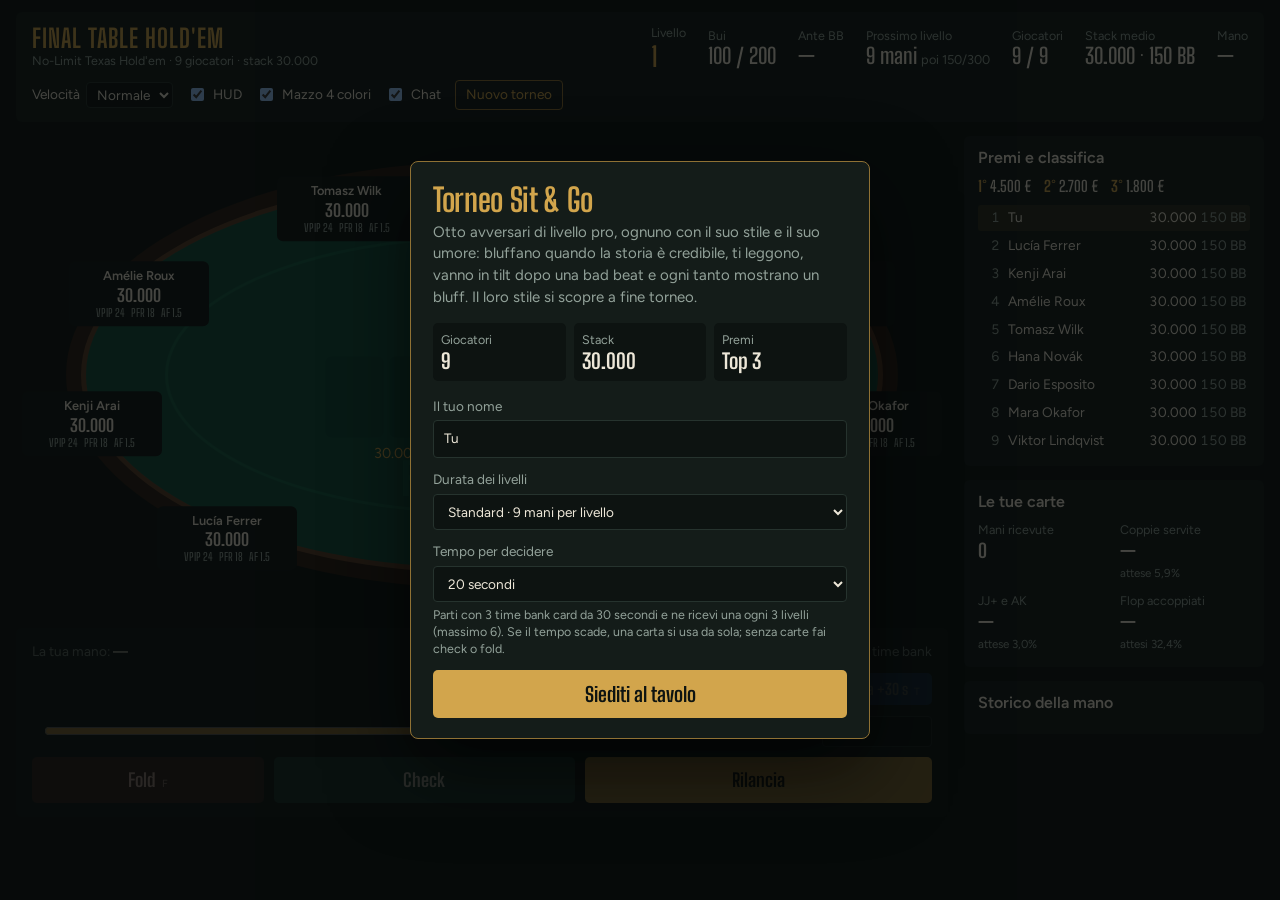
<file: games/poker/index.html>
<!doctype html>
<html lang="it">
  <head>
    <meta charset="utf-8" />
    <meta
      name="viewport"
      content="width=device-width, initial-scale=1, viewport-fit=cover"
    />
    <title>Final Table Hold'em</title>
    <meta name="claude:viewport-fit-sides" content="cover" />
    <link rel="preconnect" href="https://fonts.googleapis.com" />
    <link rel="preconnect" href="https://fonts.gstatic.com" crossorigin />
    <link
      rel="stylesheet"
      href="https://fonts.googleapis.com/css2?family=Big+Shoulders+Display:wght@600;700;800&family=Big+Shoulders+Text:wght@500;600;700&family=Figtree:wght@400;500;600;700&display=swap"
    />
    <link rel="stylesheet" href="styles.css" />
  </head>
  <body>
    <header class="clock">
      <div class="brand">
        <h1>Final Table Hold'em</h1>
        <small>No-Limit Texas Hold'em · 9 giocatori · stack 30.000</small>
      </div>
      <div class="cell level">
        <span class="k">Livello</span><span class="v" id="lv-num">1</span>
      </div>
      <div class="cell">
        <span class="k">Bui</span
        ><span class="v" id="lv-blinds">100 / 200</span>
      </div>
      <div class="cell">
        <span class="k">Ante BB</span><span class="v" id="lv-ante">—</span>
      </div>
      <div class="cell">
        <span class="k">Prossimo livello</span>
        <span class="v"
          ><span id="lv-next">9 mani</span><small id="lv-after"></small
        ></span>
      </div>
      <div class="cell">
        <span class="k">Giocatori</span
        ><span class="v" id="t-players">9 / 9</span>
      </div>
      <div class="cell">
        <span class="k">Stack medio</span
        ><span class="v" id="t-avg">30.000</span>
      </div>
      <div class="cell">
        <span class="k">Mano</span><span class="v" id="t-hand">—</span>
      </div>
      <div class="tools">
        <label for="opt-speed"
          >Velocità
          <select id="opt-speed">
            <option value="slow">Lenta</option>
            <option value="normal">Normale</option>
            <option value="fast">Veloce</option>
          </select>
        </label>
        <label for="opt-hud"><input type="checkbox" id="opt-hud" /> HUD</label>
        <label for="opt-4c"
          ><input type="checkbox" id="opt-4c" /> Mazzo 4 colori</label
        >
        <label for="opt-chat"
          ><input type="checkbox" id="opt-chat" /> Chat</label
        >
        <button type="button" class="btn-ghost" id="btn-new">
          Nuovo torneo
        </button>
      </div>
    </header>

    <main class="room">
      <section class="stage">
        <div class="table-wrap">
          <div class="table" id="table">
            <div id="seats"></div>
          </div>
        </div>

        <div class="actions" id="actions">
          <div class="hero-line">
            <span>La tua mano: <b id="hero-hand">—</b></span>
            <span
              >Tasti: F fold · C check/call · R punta/rilancia · T time
              bank</span
            >
          </div>
          <div class="clockline">
            <div class="shot" id="shot" hidden>
              <span class="shot-secs" id="shot-secs">20</span>
              <span class="shot-bar"><i id="shot-fill"></i></span>
            </div>
            <div class="bank">
              <span class="bank-label">Time bank</span>
              <span class="bank-cards" id="bank-cards"></span>
              <button type="button" class="btn-bank" id="btn-bank" disabled>
                Usa +30 s<kbd>T</kbd>
              </button>
            </div>
          </div>
          <div class="sizing" id="sizing">
            <div class="presets" id="presets"></div>
            <input
              type="range"
              id="raise-slider"
              aria-label="Importo del rilancio"
            />
            <input type="number" id="raise-input" aria-label="Rilancia a" />
          </div>
          <div class="buttons">
            <button type="button" class="act act-fold" id="btn-fold">
              Fold<kbd>F</kbd>
            </button>
            <button type="button" class="act act-call" id="btn-call">
              Check
            </button>
            <button type="button" class="act act-raise" id="btn-raise">
              Rilancia
            </button>
          </div>
        </div>
      </section>

      <aside class="side">
        <section class="panel">
          <h2>Premi e classifica</h2>
          <div class="payouts" id="payouts"></div>
          <ol class="standings" id="standings"></ol>
        </section>
        <section class="panel">
          <h2>Le tue carte</h2>
          <dl class="deal-stats" id="deal-stats"></dl>
        </section>
        <section class="panel">
          <h2>Storico della mano</h2>
          <ul class="log" id="log"></ul>
        </section>
      </aside>
    </main>

    <div class="flash" id="flash" hidden></div>

    <div class="overlay" id="overlay" hidden>
      <form class="dialog" id="start" autocomplete="off">
        <h2>Torneo Sit &amp; Go</h2>
        <p>
          Otto avversari di livello pro, ognuno con il suo stile e il suo umore:
          bluffano quando la storia è credibile, ti leggono, vanno in tilt dopo
          una bad beat e ogni tanto mostrano un bluff. Il loro stile si scopre a
          fine torneo.
        </p>
        <dl class="facts">
          <div>
            <dt>Giocatori</dt>
            <dd>9</dd>
          </div>
          <div>
            <dt>Stack</dt>
            <dd>30.000</dd>
          </div>
          <div>
            <dt>Premi</dt>
            <dd>Top 3</dd>
          </div>
        </dl>
        <div>
          <label class="field" for="hero-name"
            >Il tuo nome
            <input type="text" id="hero-name" maxlength="18" />
          </label>
          <label class="field" for="hands-level"
            >Durata dei livelli
            <select id="hands-level">
              <option value="6">Turbo · 6 mani per livello</option>
              <option value="9">Standard · 9 mani per livello</option>
              <option value="12">Deep · 12 mani per livello</option>
            </select>
          </label>
          <label class="field" for="action-time"
            >Tempo per decidere
            <select id="action-time" aria-describedby="action-time-note">
              <option value="15">15 secondi</option>
              <option value="20">20 secondi</option>
              <option value="30">30 secondi</option>
              <option value="0">Senza limite</option>
            </select>
            <small id="action-time-note"
              >Parti con 3 time bank card da 30 secondi e ne ricevi una ogni 3
              livelli (massimo 6). Se il tempo scade, una carta si usa da sola;
              senza carte fai check o fold.</small
            >
          </label>
        </div>
        <div class="row-buttons" id="start-buttons">
          <button type="button" class="btn-ghost" id="btn-resume" hidden>
            Torna al tavolo
          </button>
          <button type="submit" class="btn-primary">Siediti al tavolo</button>
        </div>
      </form>

      <div class="dialog" id="bust" hidden>
        <h2 id="bust-title">Eliminato</h2>
        <p id="bust-text"></p>
        <div class="row-buttons">
          <button type="button" class="btn-ghost" id="btn-watch">
            Guarda la fine
          </button>
          <button type="button" class="btn-primary" id="btn-again">
            Nuovo torneo
          </button>
        </div>
      </div>

      <div class="dialog" id="end" hidden>
        <h2 id="end-title">Torneo concluso</h2>
        <ol class="end-list" id="end-list"></ol>
        <button type="button" class="btn-primary" id="btn-again-end">
          Gioca ancora
        </button>
      </div>
    </div>

    <script src="src/cards.js"></script>
    <script src="src/ranges.js"></script>
    <script src="src/mind.js"></script>
    <script src="src/ai.js"></script>
    <script src="src/postflop.js"></script>
    <script src="src/engine.js"></script>
    <script src="src/ui.js"></script>
  </body>
</html>
</file>
<file: games/poker/styles.css>
/* Layout: tournament clock strip on top, oval felt table as the stage,
   action rail under the table, standings + hand history in a side column
   (stacked below on phones). Single committed look: a dim card room, drawn
   flat. Surfaces step in tone instead of using lines, glows or blur; the
   only printed marks are the ones a real felt carries. */
:root {
  --room: #0d1311;
  --room-2: #141c19;
  --line: #26332e;
  --felt: #13513f;
  --felt-print: #186049;
  --felt-shade: #0f4434;
  --felt-slot: #114a3a;
  --rail: #2b1d14;
  --rail-lip: #5b3e29;
  --plate: #0f1614;
  --plate-active: #2a2314;
  --plate-win: #163324;
  --brass: #d2a54c;
  --brass-dim: #8f7134;
  --ink: #ede7d8;
  --muted: #93a29a;
  --card: #f6f2e8;
  --card-edge: #d9d1bf;
  --spade: #1d1d1f;
  --heart: #c4323b;
  --diamond: #2a62c4;
  --club: #1f7f45;
  --danger: #c4523b;
  --good: #5fbf7f;
  --f-display: "Big Shoulders Display", "Oswald", "Arial Narrow", sans-serif;
  --f-body: "Figtree", "Segoe UI", system-ui, sans-serif;
  --f-data: "Big Shoulders Text", "Oswald", "Arial Narrow", sans-serif;
  color-scheme: dark;
}

* {
  box-sizing: border-box;
}

[hidden] {
  display: none !important;
}

html,
body {
  height: 100%;
}

body {
  margin: 0;
  background: var(--room);
  color: var(--ink);
  font: 15px/1.45 var(--f-body);
  padding-left: max(16px, env(safe-area-inset-left, 0px));
  padding-right: max(16px, env(safe-area-inset-right, 0px));
  padding-block: 12px 20px;
}

button,
select,
input {
  font: inherit;
  color: inherit;
}

:focus-visible {
  outline: 2px solid var(--brass);
  outline-offset: 2px;
}

/* ------------------------------------------------------------ clock */

.clock {
  display: flex;
  flex-wrap: wrap;
  align-items: stretch;
  gap: 8px 22px;
  padding: 12px 16px;
  border-radius: 6px;
  background: var(--room-2);
  max-width: 1320px;
  margin: 0 auto 14px;
}

.brand {
  display: flex;
  flex-direction: column;
  justify-content: center;
  margin-right: auto;
}

.brand h1 {
  margin: 0;
  font: 700 1.6rem/1 var(--f-display);
  letter-spacing: 0.04em;
  text-transform: uppercase;
  color: var(--brass);
}

.brand small {
  color: var(--muted);
  font-size: 0.78rem;
}

.cell {
  display: flex;
  flex-direction: column;
  justify-content: center;
  min-width: 0;
}

.cell .k {
  font-size: 0.78rem;
  color: var(--muted);
}

.cell .v {
  font: 600 1.35rem/1.1 var(--f-data);
  font-variant-numeric: tabular-nums;
  white-space: nowrap;
}

.cell .v small {
  font: 400 0.8rem var(--f-body);
  color: var(--muted);
  margin-left: 4px;
}

.cell.level .v {
  color: var(--brass);
  font-size: 1.7rem;
}

.tools {
  display: flex;
  flex-wrap: wrap;
  align-items: center;
  gap: 8px 14px;
  font-size: 0.85rem;
}

.tools label {
  display: inline-flex;
  align-items: center;
  gap: 6px;
  cursor: pointer;
}

.tools select {
  background: var(--room);
  border: 1px solid var(--line);
  border-radius: 4px;
  padding: 3px 6px;
}

.btn-ghost {
  background: transparent;
  border: 1px solid var(--brass-dim);
  color: var(--brass);
  border-radius: 4px;
  padding: 4px 10px;
  cursor: pointer;
}

.btn-ghost:hover {
  background: rgba(210, 165, 76, 0.1);
}

/* ------------------------------------------------------------ layout */

.room {
  display: grid;
  grid-template-columns: minmax(0, 1fr) 300px;
  gap: 16px;
  max-width: 1320px;
  margin: 0 auto;
}

.stage {
  min-width: 0;
}

/* ------------------------------------------------------------ table */

.table-wrap {
  padding: 46px 70px 60px;
}

/* Leather rail: a dark ring with a lighter inner lip, both solid. */
.table {
  position: relative;
  aspect-ratio: 2.05 / 1;
  max-width: 100%;
  border-radius: 50% / 50%;
  background: var(--felt);
  box-shadow:
    0 0 0 5px var(--rail-lip),
    0 0 0 20px var(--rail);
}

/* The event name printed into the felt, one tone up from the cloth. */
.table::before {
  content: "Final Table";
  position: absolute;
  left: 50%;
  top: 77%;
  transform: translate(-50%, -50%);
  font: 800 clamp(1.3rem, 3.6vw, 2.8rem) / 1 var(--f-display);
  letter-spacing: -0.02em;
  color: var(--felt-print);
  white-space: nowrap;
  pointer-events: none;
}

/* The betting line: chips pushed past it are in the pot. */
.table::after {
  content: "";
  position: absolute;
  inset: 14% 10%;
  border-radius: 50%;
  border: 3px solid var(--felt-print);
  pointer-events: none;
}

#seats {
  position: absolute;
  inset: 0;
}

.center {
  position: absolute;
  left: 50%;
  top: 44%;
  transform: translate(-50%, -50%);
  display: flex;
  flex-direction: column;
  align-items: center;
  gap: 6px;
  width: 62%;
  z-index: 1;
}

.pot-chips {
  height: 84px;
  display: flex;
  align-items: flex-end;
}

.pot {
  font: 500 1.05rem var(--f-data);
  color: var(--muted);
}

.pot b {
  color: var(--ink);
  font-weight: 700;
  font-variant-numeric: tabular-nums;
}

.board {
  display: flex;
  gap: 6px;
}

.message {
  min-height: 1.4em;
  font-size: 0.9rem;
  text-align: center;
  color: var(--brass);
  text-wrap: balance;
}

/* ------------------------------------------------------------ cards */

/* Jumbo-index faces: rank and suit large in the corner, a big pip below. */
.card {
  --w: clamp(34px, 4.6vw, 58px);
  position: relative;
  flex: none;
  width: var(--w);
  height: calc(var(--w) * 1.4);
  border-radius: calc(var(--w) * 0.1);
  background: var(--card);
  box-shadow: 0 2px 0 rgba(0, 0, 0, 0.3);
  overflow: hidden;
  color: var(--spade);
  user-select: none;
  transition:
    opacity 0.25s,
    transform 0.25s;
}

.card .idx {
  position: absolute;
  left: calc(var(--w) * 0.09);
  top: calc(var(--w) * 0.07);
  display: flex;
  flex-direction: column;
  align-items: center;
}

.card .idx b {
  font: 700 calc(var(--w) * 0.54) / 0.9 var(--f-display);
  letter-spacing: -0.03em;
}

.card .idx i {
  font-style: normal;
  font-size: calc(var(--w) * 0.3);
  line-height: 1;
}

.card .pip {
  position: absolute;
  right: calc(var(--w) * 0.05);
  bottom: calc(var(--w) * -0.06);
  font-size: calc(var(--w) * 0.66);
  line-height: 1;
}

.card.suit-1,
.card.suit-2 {
  color: var(--heart);
}

.four-color .card.suit-2 {
  color: var(--diamond);
}

.four-color .card.suit-3 {
  color: var(--club);
}

.card.back {
  border: calc(var(--w) * 0.07) solid var(--card);
  background: #6c1f25
    url("data:image/svg+xml,%3Csvg xmlns='http://www.w3.org/2000/svg' width='8' height='8'%3E%3Cpath d='M4 0L8 4L4 8L0 4Z' fill='none' stroke='%23893038' stroke-width='1.1'/%3E%3C/svg%3E")
    center / 8px 8px;
}

.card.slot {
  background: var(--felt-slot);
  box-shadow: none;
}

.card.deal {
  animation: deal 0.28s ease-out;
}

.card.win {
  box-shadow: 0 0 0 3px var(--brass);
  transform: translateY(-6px);
}

.card.dim,
.card.mucked {
  opacity: 0.45;
}

@keyframes deal {
  from {
    transform: translateY(-10px) scale(0.92);
    opacity: 0;
  }
}

/* ------------------------------------------------------------ seats */

.seat {
  position: absolute;
  transform: translate(-50%, -50%);
  display: flex;
  flex-direction: column;
  align-items: center;
  width: clamp(92px, 12vw, 140px);
  z-index: 2;
}

.seat .hole {
  display: flex;
  gap: 3px;
  height: calc(clamp(30px, 4.4vw, 54px) * 1.4 * 0.62);
  overflow: visible;
  z-index: 1;
}

.seat .hole .card {
  --w: clamp(28px, 3.5vw, 44px);
}

.seat.hero .hole {
  height: calc(clamp(34px, 4.8vw, 58px) * 1.4 * 0.7);
}

.seat.hero .hole .card {
  --w: clamp(38px, 5vw, 62px);
}

.plate {
  position: relative;
  z-index: 2;
  width: 100%;
  padding: 6px 8px 7px;
  border-radius: 6px;
  background: var(--plate);
  text-align: center;
}

.seat.active .plate {
  background: var(--plate-active);
}

.seat.active .name {
  color: var(--brass);
}

.seat.winner .plate {
  background: var(--plate-win);
}

.seat.winner .stack {
  color: var(--good);
}

.seat.folded .plate > * {
  opacity: 0.5;
}

.seat.out {
  opacity: 0.4;
}

.who {
  display: flex;
  justify-content: center;
  align-items: center;
  gap: 5px;
  min-width: 0;
}

.who .name {
  font-size: 0.8rem;
  font-weight: 600;
  white-space: nowrap;
  overflow: hidden;
  text-overflow: ellipsis;
}

.blind {
  font: 700 0.66rem var(--f-data);
  padding: 0 4px;
  border-radius: 3px;
  background: var(--brass-dim);
  color: var(--room);
}

.stack {
  font: 700 1.08rem/1.15 var(--f-data);
  font-variant-numeric: tabular-nums;
}

.hud {
  display: flex;
  justify-content: center;
  gap: 6px;
  font: 500 0.7rem var(--f-data);
  color: var(--muted);
  font-variant-numeric: tabular-nums;
}

.tag {
  position: absolute;
  left: 50%;
  bottom: -11px;
  transform: translateX(-50%);
  white-space: nowrap;
  font: 700 0.78rem/1 var(--f-data);
  padding: 3px 8px;
  border-radius: 10px;
  background: var(--rail-lip);
  color: var(--ink);
}

.tag-raise {
  background: var(--brass);
  color: var(--room);
}

.tag-fold {
  background: #2c302e;
  color: var(--muted);
}

.tag-out {
  background: var(--line);
}

.timer {
  height: 3px;
  width: 80%;
  margin-top: 13px;
  border-radius: 2px;
  background: transparent;
}

.seat.active:not(.hero) .timer {
  background: var(--brass);
  transform-origin: left;
  animation: think var(--think, 1200ms) linear forwards;
}

@keyframes think {
  from {
    transform: scaleX(1);
  }
  to {
    transform: scaleX(0);
  }
}

/* A bet is the actual chips that make it up, with the amount under them. */
.bet {
  position: absolute;
  transform: translate(-50%, -50%);
  display: flex;
  flex-direction: column;
  align-items: center;
  gap: 3px;
  z-index: 1;
}

.bet .amount {
  font: 700 0.86rem/1 var(--f-data);
  font-variant-numeric: tabular-nums;
  padding: 3px 7px;
  border-radius: 9px;
  background: var(--felt-shade);
}

.chips {
  display: block;
  overflow: visible;
}

/* Dealer puck: cream with a darker ring, printed like the real one. */
.dealer {
  position: absolute;
  transform: translate(-50%, -50%);
  width: 34px;
  height: 34px;
  border-radius: 50%;
  background: var(--card);
  box-shadow:
    inset 0 0 0 3px #d8cfba,
    0 2px 0 rgba(0, 0, 0, 0.3);
  color: var(--spade);
  font: 800 0.6rem/34px var(--f-display);
  text-align: center;
  z-index: 1;
}

/* ------------------------------------------------------------ actions */

.actions {
  display: grid;
  gap: 10px;
  padding: 14px 16px;
  border-radius: 6px;
  background: var(--room-2);
  opacity: 0.55;
  transition: opacity 0.2s;
}

.actions.live {
  opacity: 1;
  background: #1b2521;
}

.actions:not(.live) button {
  pointer-events: none;
}

.hero-line {
  display: flex;
  flex-wrap: wrap;
  justify-content: space-between;
  gap: 6px;
  font-size: 0.85rem;
  color: var(--muted);
}

.hero-line b {
  color: var(--ink);
}

.sizing {
  display: grid;
  grid-template-columns: auto minmax(0, 1fr) 110px;
  align-items: center;
  gap: 10px;
}

.presets {
  display: flex;
  gap: 6px;
  flex-wrap: wrap;
}

.preset {
  background: var(--room);
  border: 1px solid var(--line);
  border-radius: 4px;
  padding: 4px 9px;
  font: 600 0.9rem var(--f-data);
  cursor: pointer;
}

.preset:hover {
  border-color: var(--brass-dim);
}

#raise-slider {
  width: 100%;
  accent-color: var(--brass);
}

#raise-input {
  width: 100%;
  background: var(--room);
  border: 1px solid var(--line);
  border-radius: 4px;
  padding: 5px 8px;
  font: 600 1rem var(--f-data);
  font-variant-numeric: tabular-nums;
}

.buttons {
  display: grid;
  grid-template-columns: 1fr 1.3fr 1.5fr;
  gap: 10px;
}

.act {
  border: 0;
  border-radius: 5px;
  padding: 12px 10px;
  font: 700 1.15rem var(--f-data);
  cursor: pointer;
  font-variant-numeric: tabular-nums;
}

.act:disabled {
  opacity: 0.35;
  cursor: default;
}

.act-fold {
  background: #3b2622;
  color: #f0c7bd;
}

.act-call {
  background: #20453a;
  color: var(--ink);
}

.act-raise {
  background: var(--brass);
  color: var(--room);
}

.act kbd {
  font: 500 0.65rem var(--f-body);
  opacity: 0.6;
  margin-left: 6px;
}

/* ------------------------------------------------------------ side */

.side {
  display: flex;
  flex-direction: column;
  gap: 14px;
  min-width: 0;
}

.panel {
  border-radius: 6px;
  background: var(--room-2);
  padding: 12px 14px;
  min-width: 0;
}

.panel h2 {
  margin: 0 0 10px;
  font: 600 1rem var(--f-body);
  color: var(--ink);
}

.payouts {
  display: flex;
  gap: 12px;
  font: 600 0.95rem var(--f-data);
  margin-bottom: 10px;
  font-variant-numeric: tabular-nums;
}

.payouts b {
  color: var(--brass);
}

.standings {
  list-style: none;
  margin: 0;
  padding: 0;
  display: grid;
  gap: 2px;
}

.standings li {
  display: grid;
  grid-template-columns: 18px minmax(0, 1fr) auto;
  gap: 8px;
  padding: 3px 4px;
  border-radius: 3px;
  font-size: 0.86rem;
  font-variant-numeric: tabular-nums;
}

.standings li.me {
  background: rgba(210, 165, 76, 0.12);
}

.standings li.gone {
  color: var(--muted);
}

.standings .pos {
  color: var(--muted);
  text-align: right;
}

.standings .nm {
  overflow: hidden;
  text-overflow: ellipsis;
  white-space: nowrap;
}

.muted {
  color: var(--muted);
}

.log {
  list-style: none;
  margin: 0;
  padding: 0;
  max-height: 340px;
  overflow-y: auto;
  font-size: 0.82rem;
  display: grid;
  gap: 3px;
}

.log li.head {
  color: var(--brass);
  font-weight: 600;
  padding-bottom: 2px;
}

.log li.street {
  margin-top: 4px;
  color: var(--muted);
}

.log li.win {
  color: var(--good);
}

.log li.bust {
  color: var(--danger);
}

.log li.level {
  color: var(--brass);
}

.log li.mine b {
  color: var(--brass);
}

.lc {
  font-weight: 700;
  padding: 0 2px;
  border-radius: 2px;
  background: var(--card);
  color: var(--spade);
}

.lc.suit-1,
.lc.suit-2 {
  color: var(--heart);
}

.four-color .lc.suit-2 {
  color: var(--diamond);
}

.four-color .lc.suit-3 {
  color: var(--club);
}

/* ------------------------------------------------------------ overlay */

.overlay {
  position: fixed;
  inset: 0;
  z-index: 20;
  display: grid;
  place-items: center;
  background: rgba(5, 8, 7, 0.72);
  padding: 16px;
  padding-left: max(16px, env(safe-area-inset-left, 0px));
  padding-right: max(16px, env(safe-area-inset-right, 0px));
}

.dialog {
  width: min(460px, 100%);
  max-height: 100%;
  overflow-y: auto;
  border: 1px solid var(--brass-dim);
  border-radius: 8px;
  background: var(--room-2);
  padding: 22px 22px 20px;
  box-shadow: 0 30px 80px rgba(0, 0, 0, 0.6);
}

.dialog h2 {
  margin: 0 0 4px;
  font: 700 2rem/1.05 var(--f-display);
  letter-spacing: -0.01em;
  color: var(--brass);
  text-wrap: balance;
}

.dialog p {
  margin: 0 0 14px;
  color: var(--muted);
}

.facts {
  display: grid;
  grid-template-columns: repeat(3, minmax(0, 1fr));
  gap: 8px;
  margin: 0 0 16px;
}

.facts div {
  background: var(--room);
  border-radius: 5px;
  padding: 8px;
}

.facts dt {
  font-size: 0.78rem;
  color: var(--muted);
}

.facts dd {
  margin: 0;
  font: 700 1.3rem var(--f-data);
}

.field {
  display: grid;
  gap: 4px;
  margin-bottom: 12px;
  font-size: 0.85rem;
  color: var(--muted);
}

.field input,
.field select {
  background: var(--room);
  border: 1px solid var(--line);
  border-radius: 4px;
  padding: 8px 10px;
  color: var(--ink);
}

.btn-primary {
  width: 100%;
  border: 0;
  border-radius: 5px;
  padding: 12px;
  background: var(--brass);
  color: var(--room);
  font: 700 1.25rem var(--f-data);
  cursor: pointer;
}

.row-buttons {
  display: grid;
  grid-template-columns: 1fr 1fr;
  gap: 10px;
}

.row-buttons.single {
  grid-template-columns: 1fr;
}

.end-list {
  list-style: none;
  padding: 0;
  margin: 0 0 16px;
  display: grid;
  gap: 2px;
}

.end-list li {
  display: grid;
  grid-template-columns: 34px minmax(0, 1fr) auto;
  gap: 8px;
  padding: 4px 6px;
  border-radius: 3px;
  font-variant-numeric: tabular-nums;
}

.end-list li.me {
  background: rgba(210, 165, 76, 0.14);
}

.flash {
  position: fixed;
  left: 50%;
  top: calc(env(safe-area-inset-top, 0px) + 18px);
  transform: translateX(-50%);
  z-index: 15;
  padding: 10px 18px;
  border-radius: 6px;
  background: var(--brass);
  color: var(--room);
  font: 700 1.2rem var(--f-display);
  box-shadow: 0 10px 30px rgba(0, 0, 0, 0.5);
}

.flash.show {
  animation: flash 2.4s ease forwards;
}

@keyframes flash {
  0% {
    opacity: 0;
    transform: translate(-50%, -8px);
  }
  12%,
  80% {
    opacity: 1;
    transform: translate(-50%, 0);
  }
  100% {
    opacity: 0;
  }
}

/* ------------------------------------------------------------ narrow */

@media (max-width: 1080px) {
  .room {
    grid-template-columns: minmax(0, 1fr);
  }

  .side {
    display: grid;
    grid-template-columns: repeat(auto-fit, minmax(260px, 1fr));
  }
}

@media (max-width: 900px) {
  .table::before {
    content: none;
  }
}

@media (max-width: 720px) {
  body {
    font-size: 14px;
  }

  .clock {
    gap: 6px 16px;
  }

  .brand {
    width: 100%;
  }

  .brand small {
    display: none;
  }

  .cell .v {
    font-size: 1.1rem;
  }

  .cell.level .v {
    font-size: 1.3rem;
  }

  .table-wrap {
    padding: 40px 30px 52px;
  }

  .table {
    aspect-ratio: 0.82 / 1;
    border-radius: 46% / 40%;
  }

  .center {
    width: 80%;
  }

  .seat {
    width: 88px;
  }

  .seat .hole .card {
    --w: 30px;
  }

  .seat.hero .hole .card {
    --w: 40px;
  }

  .pot-chips {
    height: 52px;
  }

  .pot-chips .chips,
  .bet .chips {
    zoom: 0.62;
  }

  .table::after {
    inset: 10% 12%;
  }

  .hud {
    display: none;
  }

  .sizing {
    grid-template-columns: minmax(0, 1fr) 96px;
  }

  .presets {
    grid-column: 1 / -1;
  }

  .buttons {
    grid-template-columns: 1fr 1fr 1.3fr;
  }

  .act {
    font-size: 0.92rem;
    padding: 12px 6px;
  }

  .act kbd,
  .btn-bank kbd,
  .hero-line span + span {
    display: none;
  }
}

@media (prefers-reduced-motion: reduce) {
  *,
  *::before,
  *::after {
    animation: none !important;
    transition: none !important;
  }
}

/* ------------------------------------------------------------ table talk */

.bubble {
  position: absolute;
  bottom: calc(100% - 4px);
  left: 50%;
  transform: translateX(-50%);
  z-index: 5;
  width: max-content;
  max-width: 180px;
  padding: 6px 10px;
  border-radius: 10px;
  background: var(--card);
  color: var(--spade);
  font-size: 0.8rem;
  line-height: 1.3;
  text-align: center;
  box-shadow: 0 6px 16px rgba(0, 0, 0, 0.45);
  animation: pop 0.25s ease-out;
}

.bubble::after {
  content: "";
  position: absolute;
  left: 50%;
  top: 100%;
  transform: translateX(-50%);
  border: 6px solid transparent;
  border-top-color: var(--card);
}

@keyframes pop {
  from {
    transform: translateX(-50%) scale(0.85);
    opacity: 0;
  }
}

.tag-think {
  background: var(--room);
  color: var(--brass);
}

.card.shown {
  box-shadow: 0 0 0 3px var(--danger);
}

.log li.chat {
  color: var(--muted);
}

.log li.shown {
  color: var(--danger);
}

.deal-stats {
  display: grid;
  grid-template-columns: repeat(2, minmax(0, 1fr));
  gap: 8px 12px;
  margin: 0;
}

.deal-stats dt {
  font-size: 0.78rem;
  color: var(--muted);
}

.deal-stats dd {
  margin: 0;
  font: 700 1.2rem var(--f-data);
  font-variant-numeric: tabular-nums;
}

.deal-stats small {
  color: var(--muted);
  font-size: 0.72rem;
}

.end-list small {
  display: block;
  font-size: 0.72rem;
  color: var(--muted);
}

/* ------------------------------------------------------------ shot clock */

.clockline {
  display: flex;
  flex-wrap: wrap;
  align-items: center;
  justify-content: space-between;
  gap: 10px 18px;
}

.shot {
  display: flex;
  align-items: center;
  gap: 10px;
  flex: 1 1 220px;
  min-width: 0;
}

.shot-secs {
  font: 700 1.6rem/1 var(--f-display);
  font-variant-numeric: tabular-nums;
  min-width: 2ch;
  text-align: right;
  color: var(--ink);
}

.shot-bar {
  flex: 1;
  height: 8px;
  border-radius: 4px;
  background: var(--room);
  overflow: hidden;
}

.shot-bar i {
  display: block;
  height: 100%;
  background: var(--brass);
  transform-origin: left;
  transition: transform 0.1s linear;
}

.shot.bank-on .shot-bar i {
  background: var(--diamond);
}

.shot.urgent .shot-secs {
  color: var(--danger);
}

.shot.urgent .shot-bar i {
  background: var(--danger);
}

.bank {
  display: flex;
  align-items: center;
  gap: 10px;
  margin-left: auto;
}

.bank-label {
  font-size: 0.85rem;
  color: var(--muted);
}

.bank-cards {
  display: flex;
  gap: 4px;
  font-size: 0.85rem;
}

/* A time bank card looks like a small playing card printed with its seconds. */
.bank-card {
  width: 24px;
  height: 34px;
  border-radius: 3px;
  background: var(--card);
  color: var(--spade);
  font: 700 0.72rem/34px var(--f-display);
  font-style: normal;
  text-align: center;
  box-shadow: inset 0 -3px 0 var(--diamond);
}

.btn-bank {
  border: 0;
  border-radius: 5px;
  padding: 7px 12px;
  background: var(--diamond);
  color: var(--card);
  font: 700 0.95rem var(--f-data);
  cursor: pointer;
}

.btn-bank:disabled {
  opacity: 0.35;
  cursor: default;
}

.btn-bank kbd {
  font: 500 0.65rem var(--f-body);
  opacity: 0.7;
  margin-left: 6px;
}

/* The hero's own countdown, mirrored under the seat plate. */
.seat.hero.active .timer {
  background: var(--brass);
  transform-origin: left;
  transform: scaleX(var(--hero-left, 1));
}

.field small {
  font-size: 0.78rem;
  line-height: 1.4;
}
</file>
